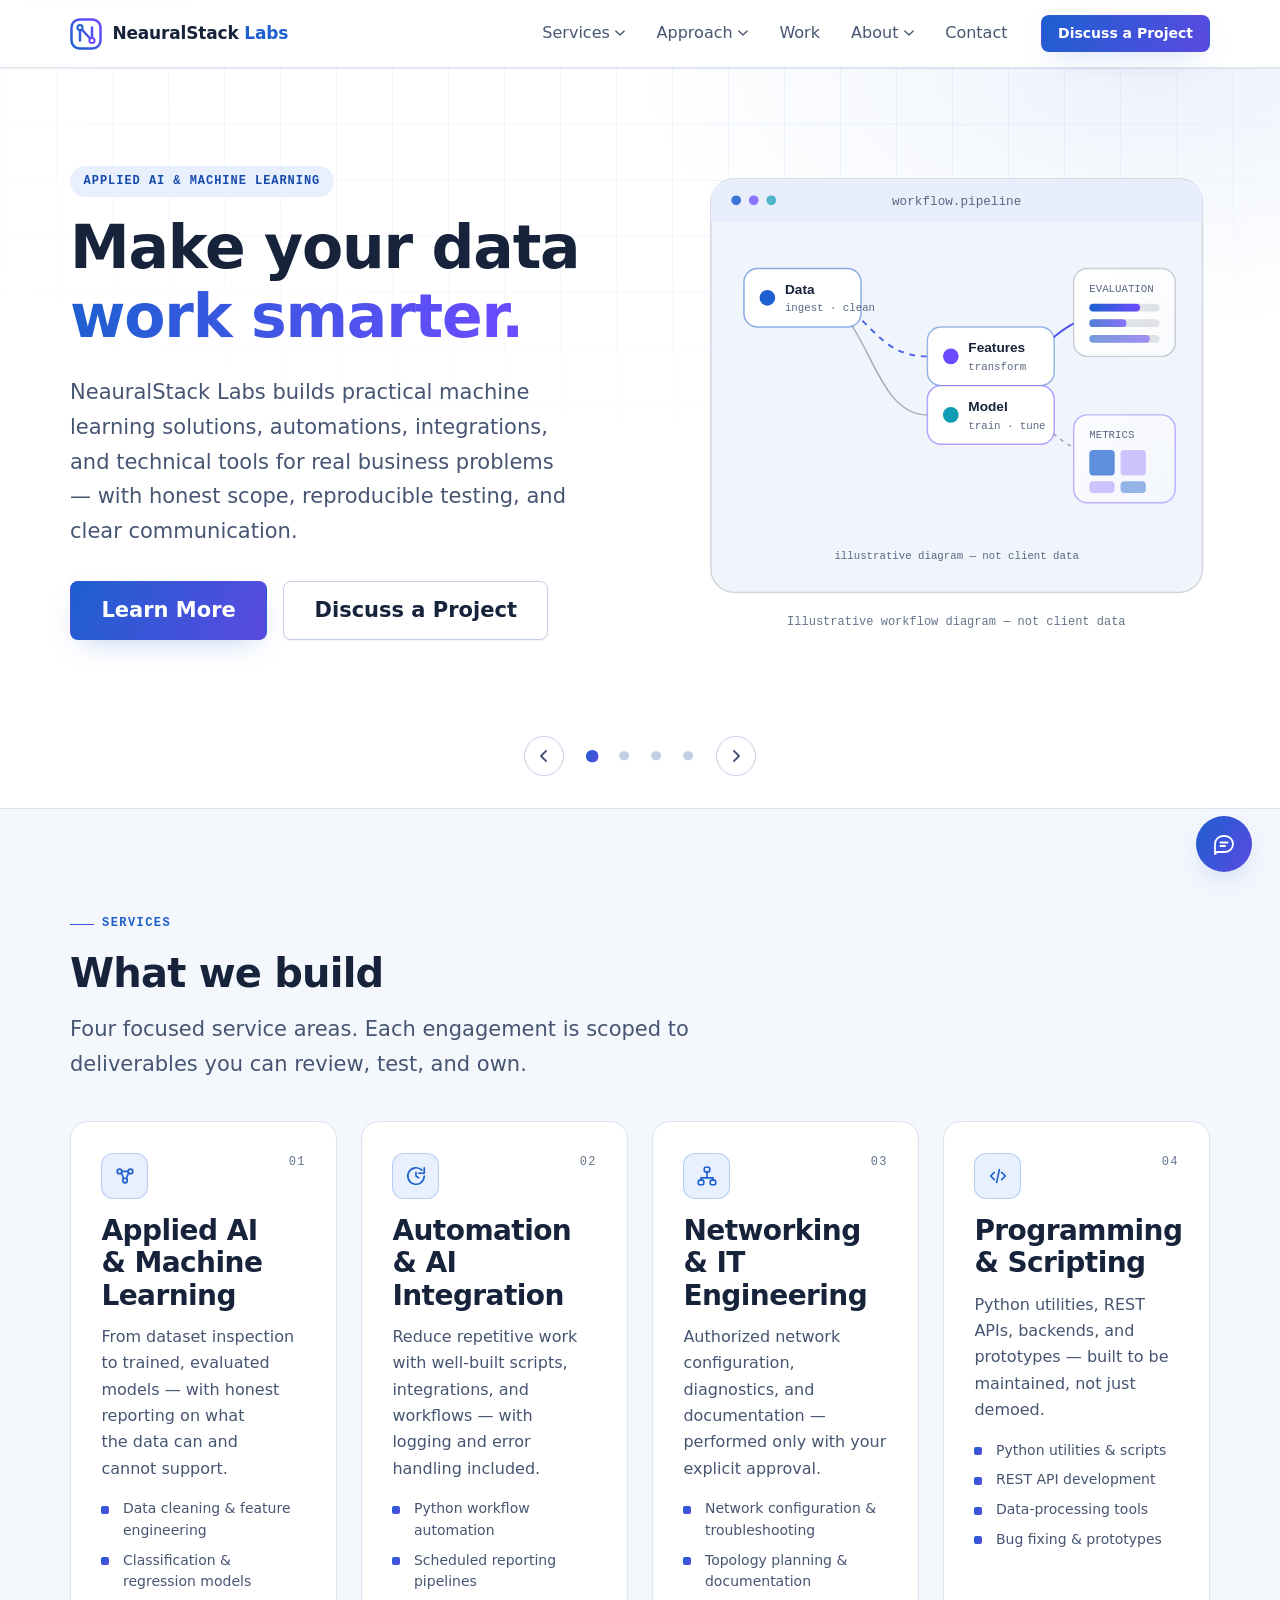
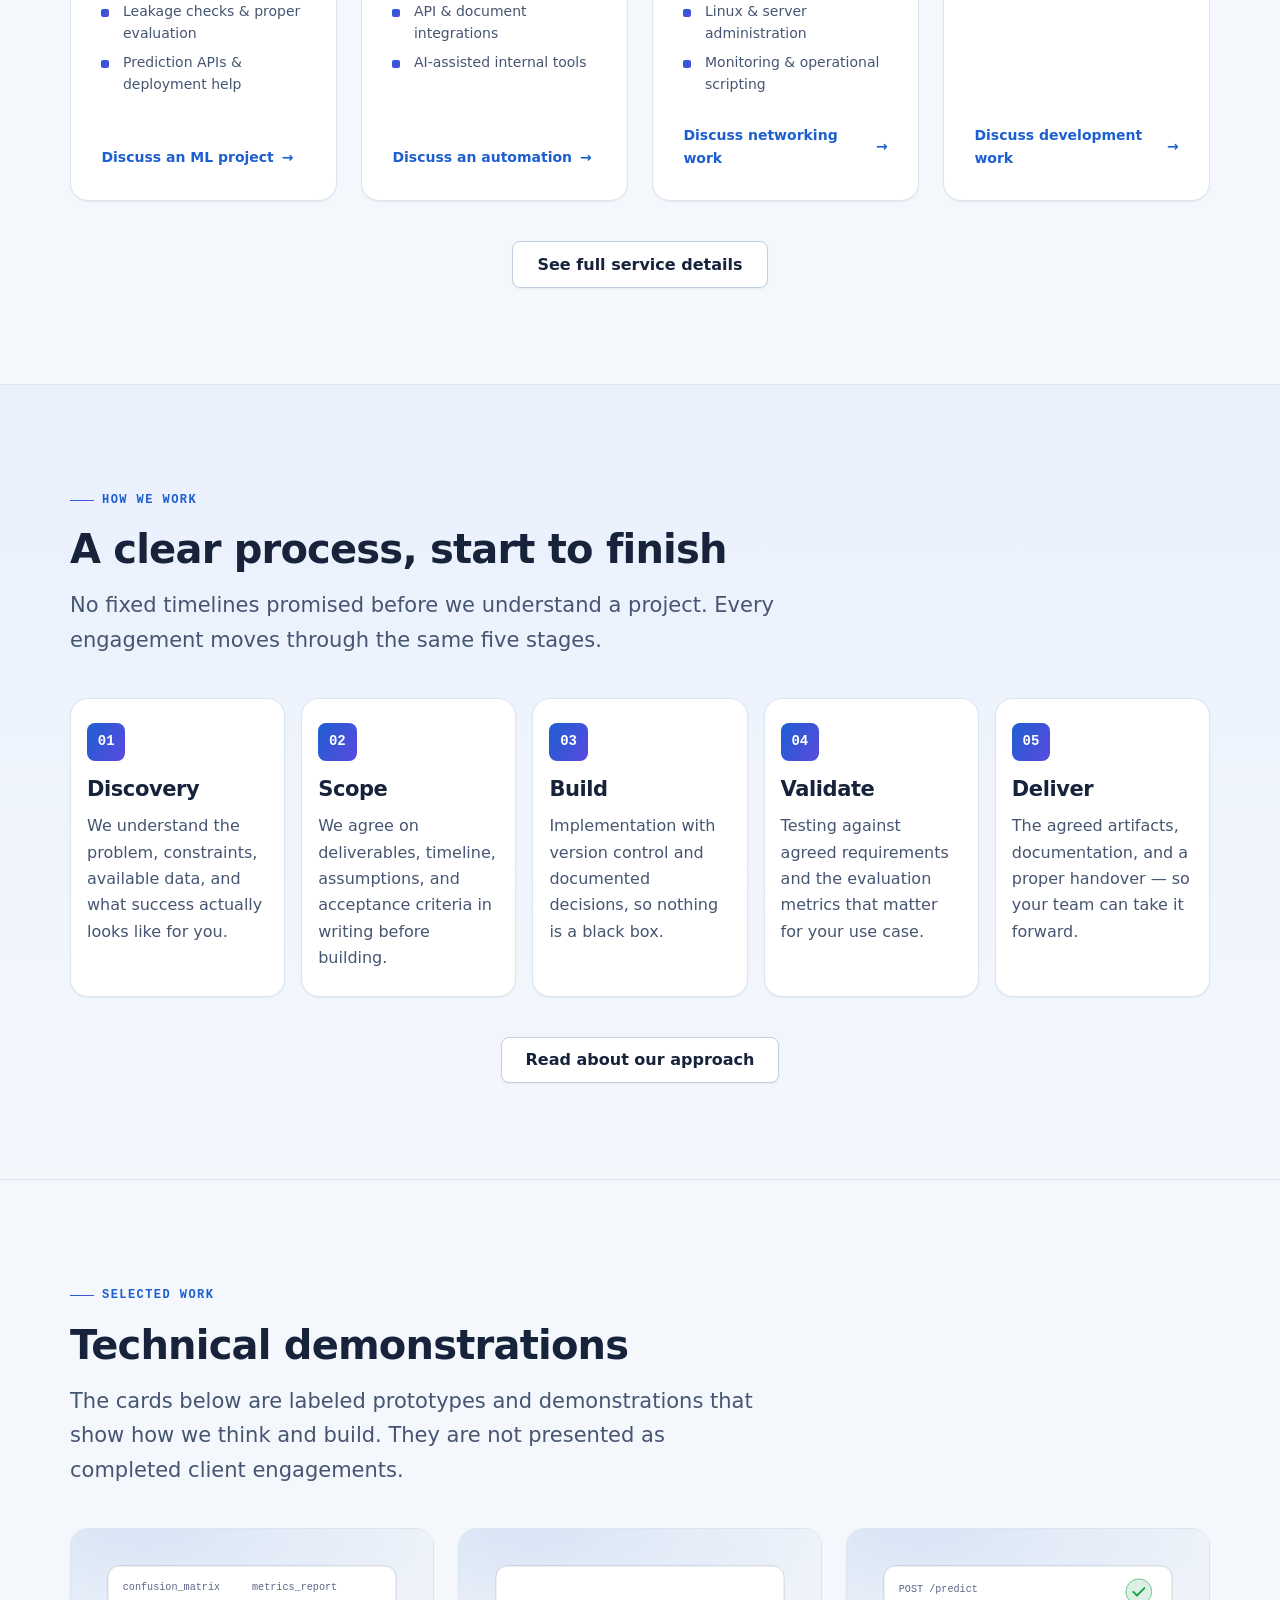
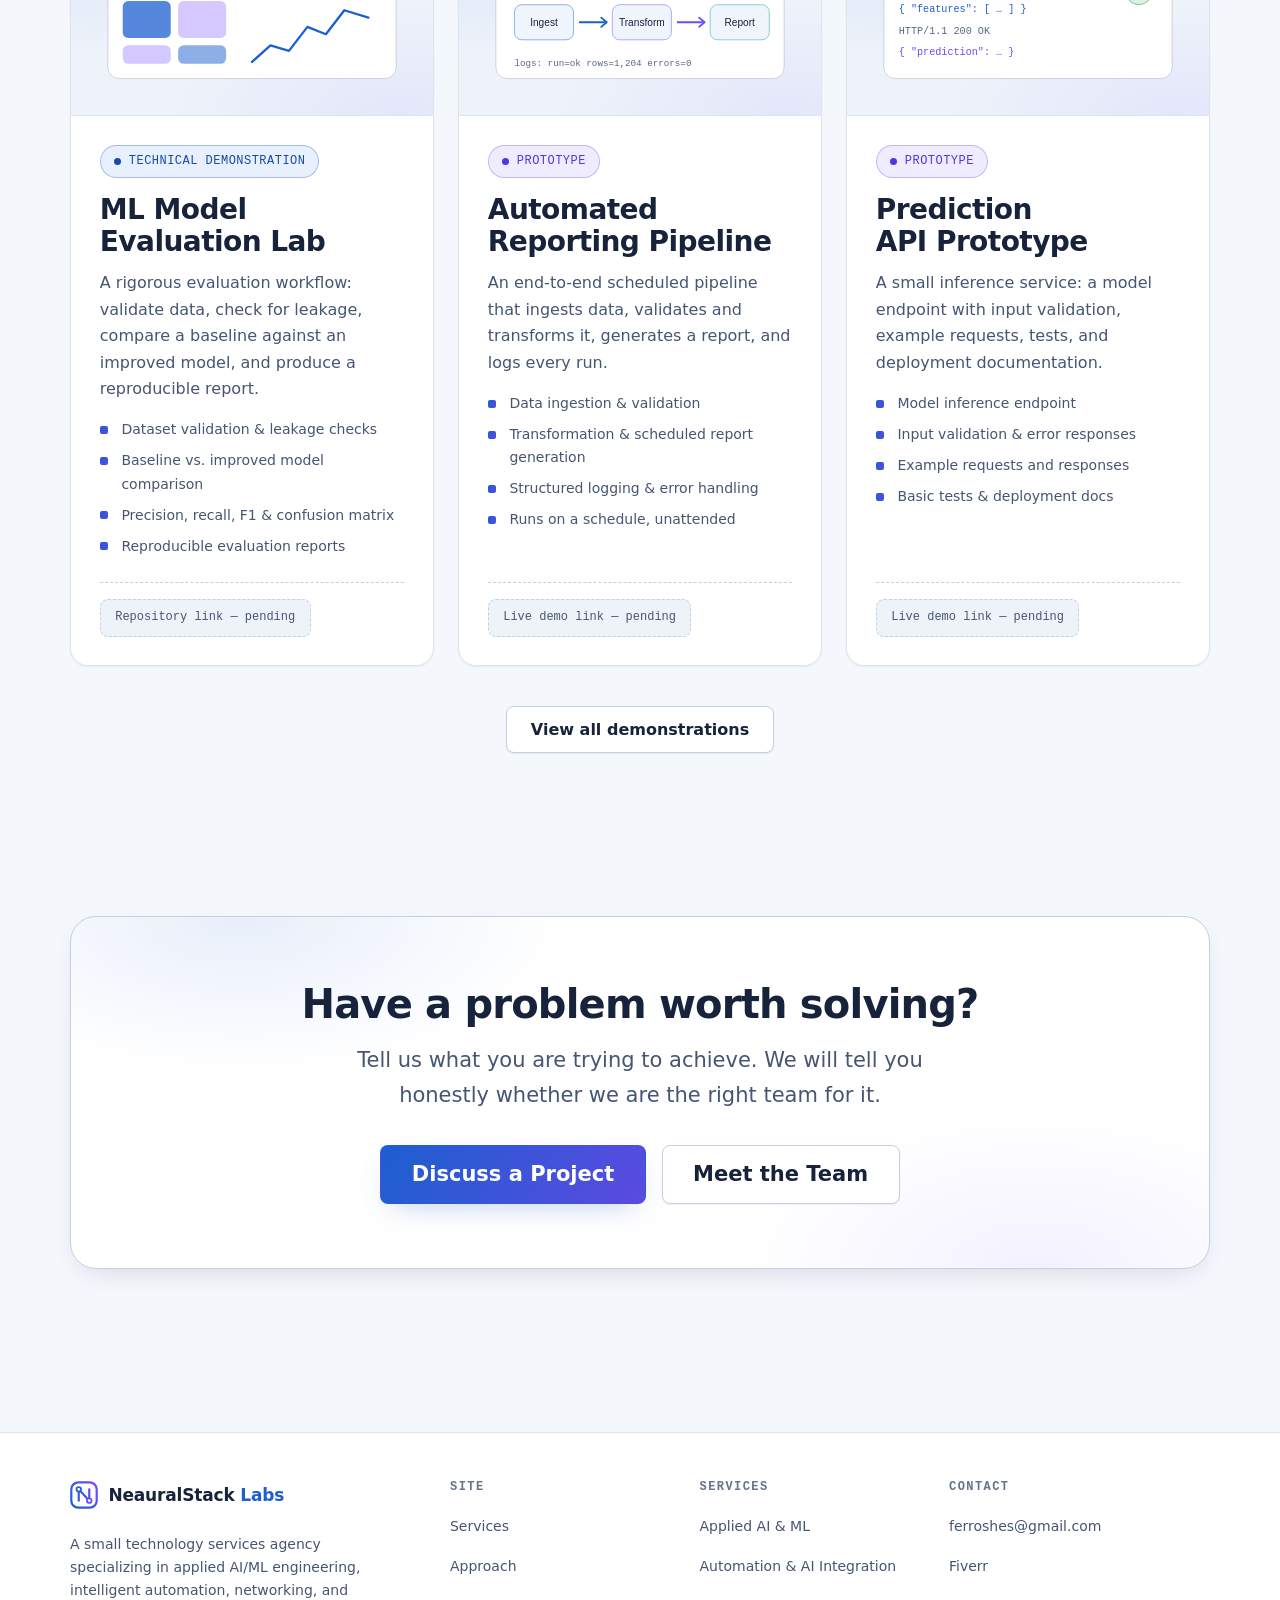
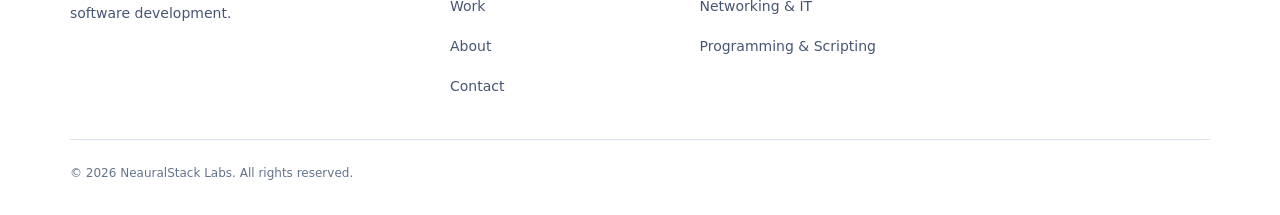
<file: index.html>
<!DOCTYPE html>
<html lang="en">
<head>
  <meta charset="utf-8">
  <meta name="viewport" content="width=device-width, initial-scale=1">
  <title>NeauralStack Labs — Applied AI, Automation &amp; Engineering Studio</title>
  <meta name="description" content="NeauralStack Labs builds practical machine learning solutions, automations, integrations, and technical tools for real business problems.">
  <!-- TODO(owner): replace with the production domain once confirmed -->
  <link rel="canonical" href="https://neuralstack-labs.vercel.app/">
  <meta name="theme-color" content="#f4f7fc">

  <!-- Open Graph -->
  <meta property="og:type" content="website">
  <meta property="og:site_name" content="NeauralStack Labs">
  <meta property="og:title" content="NeauralStack Labs — Applied AI, Automation &amp; Engineering Studio">
  <meta property="og:description" content="Practical ML solutions, automations, integrations, and technical tools for real business problems.">
  <meta property="og:url" content="https://neuralstack-labs.vercel.app/">
  <!-- TODO(owner): export assets/og-image.svg as a 1200x630 PNG and update this path -->
  <meta property="og:image" content="https://neuralstack-labs.vercel.app/assets/og-image.png">
  <meta property="og:image:alt" content="NeauralStack Labs — Make your data work smarter.">

  <!-- Twitter -->
  <meta name="twitter:card" content="summary_large_image">
  <meta name="twitter:title" content="NeauralStack Labs — Applied AI, Automation &amp; Engineering Studio">
  <meta name="twitter:description" content="Practical ML solutions, automations, integrations, and technical tools for real business problems.">
  <meta name="twitter:image" content="https://neuralstack-labs.vercel.app/assets/og-image.png">

  <link rel="icon" type="image/svg+xml" href="assets/favicon.svg">
  <link rel="stylesheet" href="css/tokens.css">
  <link rel="stylesheet" href="css/base.css">
  <link rel="stylesheet" href="css/components.css">
  <script src="js/main.js" defer></script>
  <script src="js/hero-slider.js" defer></script>
  <script src="js/chatbot.js" defer></script>
</head>
<body>
  <a class="skip-link" href="#main">Skip to content</a>

  <header class="site-header">
    <div class="container site-header__inner">
      <a class="brand" href="index.html" aria-label="NeauralStack Labs — home">
        <svg class="brand__mark" width="32" height="32" viewBox="0 0 32 32" fill="none" aria-hidden="true">
          <defs>
            <linearGradient id="brand-grad" x1="4" y1="28" x2="28" y2="4" gradientUnits="userSpaceOnUse">
              <stop stop-color="#1D5FD0"/><stop offset="1" stop-color="#6D4AFF"/>
            </linearGradient>
          </defs>
          <rect x="1.5" y="1.5" width="29" height="29" rx="8" stroke="url(#brand-grad)" stroke-width="2.5"/>
          <path d="M10 22.5V9.5L22 22.5V9.5" stroke="url(#brand-grad)" stroke-width="2.5" stroke-linecap="round" stroke-linejoin="round"/>
          <circle cx="10" cy="9.5" r="2.6" fill="#ffffff" stroke="#1D5FD0" stroke-width="2"/>
          <circle cx="22" cy="22.5" r="2.6" fill="#ffffff" stroke="#6D4AFF" stroke-width="2"/>
        </svg>
        <span class="brand__name">NeauralStack&nbsp;<span>Labs</span></span>
      </a>

      <button class="nav-toggle" data-nav-toggle type="button" aria-expanded="false" aria-controls="primary-nav">
        <span class="nav-toggle__bar" aria-hidden="true"></span>
        <span class="sr-only">Menu</span>
      </button>

      <nav class="nav" id="primary-nav" aria-label="Primary">
        <ul class="nav__list">
          <li class="nav-item has-dropdown">
            <button class="nav__link" type="button" aria-expanded="false" aria-controls="nav-services">
              Services
              <svg class="nav__caret" viewBox="0 0 12 8" fill="none" aria-hidden="true"><path d="M1 1.5 6 6.5l5-5" stroke="currentColor" stroke-width="1.6" stroke-linecap="round" stroke-linejoin="round"/></svg>
            </button>
            <div class="nav-dropdown nav-dropdown--wide" id="nav-services">
              <a class="nav-dropdown__link" href="services.html#ai-ml">
                <span class="nav-dropdown__title">Applied AI &amp; Machine Learning</span>
                <span class="nav-dropdown__desc">Models, evaluation, prediction APIs</span>
              </a>
              <a class="nav-dropdown__link" href="services.html#automation">
                <span class="nav-dropdown__title">Automation &amp; AI Integration</span>
                <span class="nav-dropdown__desc">Workflows, pipelines, internal tools</span>
              </a>
              <a class="nav-dropdown__link" href="services.html#networking">
                <span class="nav-dropdown__title">Networking &amp; IT</span>
                <span class="nav-dropdown__desc">Configuration, diagnostics, Linux</span>
              </a>
              <a class="nav-dropdown__link" href="services.html#programming">
                <span class="nav-dropdown__title">Programming &amp; Scripting</span>
                <span class="nav-dropdown__desc">Python, REST APIs, prototypes</span>
              </a>
              <a class="nav-dropdown__all" href="services.html">All services →</a>
            </div>
          </li>

          <li class="nav-item has-dropdown">
            <button class="nav__link" type="button" aria-expanded="false" aria-controls="nav-approach">
              Approach
              <svg class="nav__caret" viewBox="0 0 12 8" fill="none" aria-hidden="true"><path d="M1 1.5 6 6.5l5-5" stroke="currentColor" stroke-width="1.6" stroke-linecap="round" stroke-linejoin="round"/></svg>
            </button>
            <div class="nav-dropdown" id="nav-approach">
              <a class="nav-dropdown__link" href="approach.html#process">
                <span class="nav-dropdown__title">How we work</span>
                <span class="nav-dropdown__desc">Five stages, start to finish</span>
              </a>
              <a class="nav-dropdown__link" href="approach.html">
                <span class="nav-dropdown__title">Our approach</span>
                <span class="nav-dropdown__desc">Principles, honesty, and QA</span>
              </a>
            </div>
          </li>

          <li><a class="nav__link" href="work.html">Work</a></li>

          <li class="nav-item has-dropdown">
            <button class="nav__link" type="button" aria-expanded="false" aria-controls="nav-about">
              About
              <svg class="nav__caret" viewBox="0 0 12 8" fill="none" aria-hidden="true"><path d="M1 1.5 6 6.5l5-5" stroke="currentColor" stroke-width="1.6" stroke-linecap="round" stroke-linejoin="round"/></svg>
            </button>
            <div class="nav-dropdown" id="nav-about">
              <a class="nav-dropdown__link" href="about.html">
                <span class="nav-dropdown__title">About us</span>
                <span class="nav-dropdown__desc">Who we are and what we believe</span>
              </a>
              <a class="nav-dropdown__link" href="about.html#team-title">
                <span class="nav-dropdown__title">Meet the team</span>
                <span class="nav-dropdown__desc">The engineers behind the work</span>
              </a>
            </div>
          </li>

          <li><a class="nav__link" href="contact.html">Contact</a></li>
        </ul>
        <a class="btn btn--primary btn--sm nav__cta" href="contact.html">Discuss a Project</a>
      </nav>
    </div>
  </header>

  <main id="main">
    <!-- ========================== HERO SLIDER ========================== -->
    <section class="hero-slider" data-hero-slider aria-label="Featured services">
      <div class="grid-backdrop" aria-hidden="true"></div>
      <div class="hero-slider__track container">

        <!-- Slide 1 — AI / ML (holds the page's only h1) -->
        <div class="hero-slide is-active" role="group" aria-roledescription="slide" aria-label="1 of 4: Applied AI and machine learning">
          <div class="hero-slide__inner">
            <div>
              <p class="hero-slide__eyebrow">Applied AI &amp; machine learning</p>
              <h1 class="hero-slide__title" id="hero-title">Make your data<br><span class="text-gradient">work smarter.</span></h1>
              <p class="hero-slide__lede">
                NeauralStack Labs builds practical machine learning solutions, automations,
                integrations, and technical tools for real business problems — with honest
                scope, reproducible testing, and clear communication.
              </p>
              <div class="btn-row">
                <a class="btn btn--primary btn--lg" href="services.html#ai-ml">Learn More</a>
                <a class="btn btn--secondary btn--lg" href="contact.html">Discuss a Project</a>
              </div>
            </div>
            <div class="hero-slide__visual">
              <!-- Original illustration: an ML/data workflow. Decorative, not real client data. -->
              <svg viewBox="0 0 520 440" fill="none" role="img" aria-labelledby="hero-viz-title hero-viz-desc" width="100%">
                <title id="hero-viz-title">Illustration of a machine learning workflow</title>
                <desc id="hero-viz-desc">A diagram showing data flowing through cleaning, features, a model, and evaluation metrics, with a small results panel.</desc>
                <defs>
                  <linearGradient id="hv-line" x1="60" y1="40" x2="460" y2="400" gradientUnits="userSpaceOnUse">
                    <stop stop-color="#1D5FD0"/><stop offset="1" stop-color="#6D4AFF"/>
                  </linearGradient>
                  <linearGradient id="hv-panel" x1="300" y1="230" x2="500" y2="410" gradientUnits="userSpaceOnUse">
                    <stop stop-color="#ffffff"/><stop offset="1" stop-color="#f0f4fb"/>
                  </linearGradient>
                  <linearGradient id="hv-bar" x1="0" y1="0" x2="1" y2="0">
                    <stop stop-color="#1D5FD0"/><stop offset="1" stop-color="#6D4AFF"/>
                  </linearGradient>
                </defs>

                <!-- frame -->
                <rect x="8" y="8" width="504" height="424" rx="24" fill="#f0f4fb" stroke="rgba(22,35,59,0.16)" stroke-width="1.5"/>
                <rect x="8" y="8" width="504" height="44" rx="24" fill="#e8eefb"/>
                <rect x="8" y="36" width="504" height="16" fill="#e8eefb"/>
                <circle cx="34" cy="30" r="5" fill="#1D5FD0" opacity="0.85"/>
                <circle cx="52" cy="30" r="5" fill="#6D4AFF" opacity="0.75"/>
                <circle cx="70" cy="30" r="5" fill="#0E9DB3" opacity="0.7"/>
                <text x="260" y="35" text-anchor="middle" font-family="Menlo, Consolas, monospace" font-size="13" fill="#5A6784">workflow.pipeline</text>

                <!-- connecting flow -->
                <path d="M110 130 C 170 130, 170 190, 230 190" stroke="url(#hv-line)" stroke-width="2" stroke-dasharray="6 6" opacity="0.9"/>
                <path d="M110 130 C 170 130, 170 250, 230 250" stroke="rgba(70,85,114,0.45)" stroke-width="1.5"/>
                <path d="M310 190 C 360 190, 360 150, 410 150" stroke="url(#hv-line)" stroke-width="2"/>
                <path d="M310 250 C 360 250, 360 290, 410 290" stroke="rgba(70,85,114,0.5)" stroke-width="1.5" stroke-dasharray="4 5"/>

                <!-- node: data -->
                <g>
                  <rect x="42" y="100" width="120" height="60" rx="14" fill="#ffffff" stroke="rgba(29,95,208,0.5)" stroke-width="1.5"/>
                  <circle cx="66" cy="130" r="8" fill="#1D5FD0"/>
                  <text x="84" y="126" font-family="Segoe UI, Arial, sans-serif" font-size="14" font-weight="600" fill="#16233b">Data</text>
                  <text x="84" y="144" font-family="Menlo, Consolas, monospace" font-size="11" fill="#5A6784">ingest · clean</text>
                </g>

                <!-- node: features -->
                <g>
                  <rect x="230" y="160" width="130" height="60" rx="14" fill="#ffffff" stroke="rgba(29,95,208,0.45)" stroke-width="1.5"/>
                  <circle cx="254" cy="190" r="8" fill="#6D4AFF"/>
                  <text x="272" y="186" font-family="Segoe UI, Arial, sans-serif" font-size="14" font-weight="600" fill="#16233b">Features</text>
                  <text x="272" y="204" font-family="Menlo, Consolas, monospace" font-size="11" fill="#5A6784">transform</text>
                </g>

                <!-- node: model -->
                <g>
                  <rect x="230" y="220" width="130" height="60" rx="14" fill="#ffffff" stroke="rgba(109,74,255,0.5)" stroke-width="1.5"/>
                  <circle cx="254" cy="250" r="8" fill="#0E9DB3"/>
                  <text x="272" y="246" font-family="Segoe UI, Arial, sans-serif" font-size="14" font-weight="600" fill="#16233b">Model</text>
                  <text x="272" y="264" font-family="Menlo, Consolas, monospace" font-size="11" fill="#5A6784">train · tune</text>
                </g>

                <!-- evaluation panel -->
                <g>
                  <rect x="380" y="100" width="104" height="90" rx="14" fill="url(#hv-panel)" stroke="rgba(22,35,59,0.2)" stroke-width="1.5"/>
                  <text x="396" y="124" font-family="Menlo, Consolas, monospace" font-size="11" fill="#5A6784">EVALUATION</text>
                  <rect x="396" y="136" width="72" height="8" rx="4" fill="rgba(22,35,59,0.12)"/>
                  <rect x="396" y="136" width="52" height="8" rx="4" fill="url(#hv-bar)"/>
                  <rect x="396" y="152" width="72" height="8" rx="4" fill="rgba(22,35,59,0.12)"/>
                  <rect x="396" y="152" width="38" height="8" rx="4" fill="url(#hv-bar)" opacity="0.75"/>
                  <rect x="396" y="168" width="72" height="8" rx="4" fill="rgba(22,35,59,0.12)"/>
                  <rect x="396" y="168" width="62" height="8" rx="4" fill="url(#hv-bar)" opacity="0.55"/>
                </g>

                <!-- metrics panel -->
                <g>
                  <rect x="380" y="250" width="104" height="90" rx="14" fill="url(#hv-panel)" stroke="rgba(109,74,255,0.4)" stroke-width="1.5"/>
                  <text x="396" y="274" font-family="Menlo, Consolas, monospace" font-size="11" fill="#5A6784">METRICS</text>
                  <!-- confusion-matrix motif (illustrative only) -->
                  <rect x="396" y="286" width="26" height="26" rx="4" fill="rgba(29,95,208,0.7)"/>
                  <rect x="428" y="286" width="26" height="26" rx="4" fill="rgba(109,74,255,0.3)"/>
                  <rect x="396" y="318" width="26" height="12" rx="4" fill="rgba(109,74,255,0.3)"/>
                  <rect x="428" y="318" width="26" height="12" rx="4" fill="rgba(29,95,208,0.45)"/>
                </g>

                <!-- bottom caption row -->
                <text x="260" y="398" text-anchor="middle" font-family="Menlo, Consolas, monospace" font-size="11" fill="#5A6784">illustrative diagram — not client data</text>
              </svg>
              <p class="hero-slide__caption">Illustrative workflow diagram — not client data</p>
            </div>
          </div>
        </div>

        <!-- Slide 2 — Automation -->
        <div class="hero-slide" role="group" aria-roledescription="slide" aria-label="2 of 4: Business automation">
          <div class="hero-slide__inner">
            <div>
              <p class="hero-slide__eyebrow">Business automation</p>
              <h2 class="hero-slide__title">Automate the<br><span class="text-gradient">busywork.</span></h2>
              <p class="hero-slide__lede">
                Repetitive tasks, scheduled reports, and manual data handoffs slow teams down.
                We build scripted workflows and integrations with logging and error handling
                included — so the automation keeps running after we hand it over.
              </p>
              <div class="btn-row">
                <a class="btn btn--primary btn--lg" href="services.html#automation">Learn More</a>
                <a class="btn btn--secondary btn--lg" href="contact.html?service=automation">Discuss an automation</a>
              </div>
            </div>
            <div class="hero-slide__visual">
              <svg viewBox="0 0 520 400" fill="none" role="img" aria-labelledby="auto-viz-title auto-viz-desc" width="100%">
                <title id="auto-viz-title">Illustration of an automation workflow</title>
                <desc id="auto-viz-desc">Four connected stages — trigger, fetch, transform and report — finishing with a successful run badge.</desc>
                <defs>
                  <linearGradient id="auto-grad" x1="0" y1="0" x2="1" y2="1">
                    <stop stop-color="#1D5FD0"/><stop offset="1" stop-color="#6D4AFF"/>
                  </linearGradient>
                </defs>
                <rect x="8" y="8" width="504" height="384" rx="24" fill="#f0f4fb" stroke="rgba(22,35,59,0.16)" stroke-width="1.5"/>
                <rect x="8" y="8" width="504" height="44" rx="24" fill="#e8eefb"/>
                <rect x="8" y="36" width="504" height="16" fill="#e8eefb"/>
                <circle cx="34" cy="30" r="5" fill="#1D5FD0" opacity="0.85"/>
                <circle cx="52" cy="30" r="5" fill="#6D4AFF" opacity="0.75"/>
                <circle cx="70" cy="30" r="5" fill="#0E9DB3" opacity="0.7"/>
                <text x="260" y="35" text-anchor="middle" font-family="Menlo, Consolas, monospace" font-size="13" fill="#5A6784">automation.run</text>

                <!-- vertical stage chain -->
                <g font-family="Segoe UI, Arial, sans-serif" font-size="14" font-weight="600" fill="#16233b">
                  <rect x="60" y="80" width="400" height="56" rx="14" fill="#ffffff" stroke="rgba(29,95,208,0.5)" stroke-width="1.5"/>
                  <circle cx="94" cy="108" r="9" fill="url(#auto-grad)"/>
                  <text x="118" y="104">Trigger — schedule or webhook</text>
                  <text x="118" y="124" font-family="Menlo, Consolas, monospace" font-size="11" font-weight="400" fill="#5A6784">cron: 0 8 * * 1</text>

                  <path d="M260 136v28" stroke="rgba(29,95,208,0.55)" stroke-width="2" stroke-dasharray="5 5"/>
                  <path d="m254 158 6 7 6-7" fill="none" stroke="rgba(29,95,208,0.55)" stroke-width="2" stroke-linecap="round" stroke-linejoin="round"/>

                  <rect x="60" y="164" width="400" height="56" rx="14" fill="#ffffff" stroke="rgba(109,74,255,0.45)" stroke-width="1.5"/>
                  <circle cx="94" cy="192" r="9" fill="#6D4AFF"/>
                  <text x="118" y="188">Fetch &amp; validate data</text>
                  <text x="118" y="208" font-family="Menlo, Consolas, monospace" font-size="11" font-weight="400" fill="#5A6784">rows=1,204 errors=0</text>

                  <path d="M260 220v28" stroke="rgba(109,74,255,0.55)" stroke-width="2" stroke-dasharray="5 5"/>
                  <path d="m254 242 6 7 6-7" fill="none" stroke="rgba(109,74,255,0.55)" stroke-width="2" stroke-linecap="round" stroke-linejoin="round"/>

                  <rect x="60" y="248" width="400" height="56" rx="14" fill="#ffffff" stroke="rgba(14,157,179,0.5)" stroke-width="1.5"/>
                  <circle cx="94" cy="276" r="9" fill="#0E9DB3"/>
                  <text x="118" y="272">Transform &amp; generate report</text>
                  <text x="118" y="292" font-family="Menlo, Consolas, monospace" font-size="11" font-weight="400" fill="#5A6784">report_weekly.pdf → inbox</text>
                </g>

                <!-- success badge -->
                <g>
                  <rect x="60" y="330" width="400" height="46" rx="14" fill="#ffffff" stroke="rgba(22,163,74,0.5)" stroke-width="1.5"/>
                  <circle cx="92" cy="353" r="10" fill="rgba(22,163,74,0.15)" stroke="rgba(22,163,74,0.6)"/>
                  <path d="m87 353 4 4 7-8" fill="none" stroke="#16a34a" stroke-width="2" stroke-linecap="round" stroke-linejoin="round"/>
                  <text x="114" y="358" font-family="Menlo, Consolas, monospace" font-size="12" fill="#16233b">run ok — unattended, fully logged</text>
                </g>
              </svg>
              <p class="hero-slide__caption">Illustrative pipeline — not client data</p>
            </div>
          </div>
        </div>

        <!-- Slide 3 — Networking -->
        <div class="hero-slide" role="group" aria-roledescription="slide" aria-label="3 of 4: Networking and IT">
          <div class="hero-slide__inner">
            <div>
              <p class="hero-slide__eyebrow">Networking &amp; IT</p>
              <h2 class="hero-slide__title">Networks that<br><span class="text-gradient">stay dependable.</span></h2>
              <p class="hero-slide__lede">
                Authorized network configuration, diagnostics, monitoring, and documentation —
                performed only with your explicit approval. We leave your infrastructure clearer
                than we found it, with documentation your team can actually use.
              </p>
              <div class="btn-row">
                <a class="btn btn--primary btn--lg" href="services.html#networking">Learn More</a>
                <a class="btn btn--secondary btn--lg" href="contact.html?service=networking">Discuss networking work</a>
              </div>
            </div>
            <div class="hero-slide__visual">
              <svg viewBox="0 0 520 400" fill="none" role="img" aria-labelledby="net-viz-title net-viz-desc" width="100%">
                <title id="net-viz-title">Illustration of a network topology</title>
                <desc id="net-viz-desc">A central router connected to three devices, with a monitoring status panel showing all links healthy.</desc>
                <defs>
                  <linearGradient id="net-grad" x1="0" y1="0" x2="1" y2="1">
                    <stop stop-color="#1D5FD0"/><stop offset="1" stop-color="#6D4AFF"/>
                  </linearGradient>
                </defs>
                <rect x="8" y="8" width="504" height="384" rx="24" fill="#f0f4fb" stroke="rgba(22,35,59,0.16)" stroke-width="1.5"/>
                <rect x="8" y="8" width="504" height="44" rx="24" fill="#e8eefb"/>
                <rect x="8" y="36" width="504" height="16" fill="#e8eefb"/>
                <circle cx="34" cy="30" r="5" fill="#1D5FD0" opacity="0.85"/>
                <circle cx="52" cy="30" r="5" fill="#6D4AFF" opacity="0.75"/>
                <circle cx="70" cy="30" r="5" fill="#0E9DB3" opacity="0.7"/>
                <text x="260" y="35" text-anchor="middle" font-family="Menlo, Consolas, monospace" font-size="13" fill="#5A6784">net.monitor</text>

                <!-- links -->
                <path d="M260 210 120 120M260 210l140-90M260 210v110" stroke="url(#net-grad)" stroke-width="2.5"/>
                <path d="M260 210 120 120M260 210l140-90M260 210v110" stroke="#ffffff" stroke-width="6" stroke-dasharray="2 14" stroke-linecap="round" opacity="0.8"/>

                <!-- central router -->
                <g>
                  <rect x="196" y="176" width="128" height="68" rx="16" fill="#ffffff" stroke="rgba(29,95,208,0.6)" stroke-width="2"/>
                  <rect x="216" y="196" width="88" height="10" rx="5" fill="rgba(29,95,208,0.2)"/>
                  <rect x="216" y="196" width="60" height="10" rx="5" fill="url(#net-grad)"/>
                  <rect x="216" y="214" width="88" height="10" rx="5" fill="rgba(109,74,255,0.2)"/>
                  <rect x="216" y="214" width="44" height="10" rx="5" fill="#6D4AFF"/>
                  <text x="260" y="266" text-anchor="middle" font-family="Menlo, Consolas, monospace" font-size="11" fill="#5A6784">core-router</text>
                </g>

                <!-- endpoints -->
                <g font-family="Segoe UI, Arial, sans-serif" font-size="12" font-weight="600" fill="#16233b">
                  <rect x="56" y="88" width="112" height="52" rx="12" fill="#ffffff" stroke="rgba(29,95,208,0.45)" stroke-width="1.5"/>
                  <text x="112" y="118" text-anchor="middle">Workstations</text>

                  <rect x="352" y="88" width="112" height="52" rx="12" fill="#ffffff" stroke="rgba(109,74,255,0.45)" stroke-width="1.5"/>
                  <text x="408" y="118" text-anchor="middle">Linux server</text>

                  <rect x="196" y="308" width="128" height="52" rx="12" fill="#ffffff" stroke="rgba(14,157,179,0.5)" stroke-width="1.5"/>
                  <text x="260" y="338" text-anchor="middle">Monitoring</text>
                </g>

                <!-- status dots -->
                <circle cx="72" cy="104" r="5" fill="#16a34a"/>
                <circle cx="368" cy="104" r="5" fill="#16a34a"/>
                <circle cx="212" cy="324" r="5" fill="#16a34a"/>
              </svg>
              <p class="hero-slide__caption">Illustrative topology — configured with your approval only</p>
            </div>
          </div>
        </div>

        <!-- Slide 4 — Programming -->
        <div class="hero-slide" role="group" aria-roledescription="slide" aria-label="4 of 4: Programming and development">
          <div class="hero-slide__inner">
            <div>
              <p class="hero-slide__eyebrow">Programming &amp; development</p>
              <h2 class="hero-slide__title">Software built<br><span class="text-gradient">to be maintained.</span></h2>
              <p class="hero-slide__lede">
                Python utilities, REST APIs, backends, and prototypes — written with tests,
                documentation, and clear structure, so the codebase is an asset rather than
                a liability after delivery.
              </p>
              <div class="btn-row">
                <a class="btn btn--primary btn--lg" href="services.html#programming">Learn More</a>
                <a class="btn btn--secondary btn--lg" href="contact.html?service=programming">Discuss development work</a>
              </div>
            </div>
            <div class="hero-slide__visual">
              <svg viewBox="0 0 520 400" fill="none" role="img" aria-labelledby="dev-viz-title dev-viz-desc" width="100%">
                <title id="dev-viz-title">Illustration of a code editor and test results</title>
                <desc id="dev-viz-desc">A code window showing a function definition, next to a panel with passing tests.</desc>
                <defs>
                  <linearGradient id="dev-grad" x1="0" y1="0" x2="1" y2="1">
                    <stop stop-color="#1D5FD0"/><stop offset="1" stop-color="#6D4AFF"/>
                  </linearGradient>
                </defs>
                <rect x="8" y="8" width="504" height="384" rx="24" fill="#f0f4fb" stroke="rgba(22,35,59,0.16)" stroke-width="1.5"/>
                <rect x="8" y="8" width="504" height="44" rx="24" fill="#e8eefb"/>
                <rect x="8" y="36" width="504" height="16" fill="#e8eefb"/>
                <circle cx="34" cy="30" r="5" fill="#1D5FD0" opacity="0.85"/>
                <circle cx="52" cy="30" r="5" fill="#6D4AFF" opacity="0.75"/>
                <circle cx="70" cy="30" r="5" fill="#0E9DB3" opacity="0.7"/>
                <text x="260" y="35" text-anchor="middle" font-family="Menlo, Consolas, monospace" font-size="13" fill="#5A6784">service.py — main</text>

                <!-- code window -->
                <rect x="40" y="76" width="270" height="284" rx="16" fill="#ffffff" stroke="rgba(22,35,59,0.2)" stroke-width="1.5"/>
                <g font-family="Menlo, Consolas, monospace" font-size="12">
                  <text x="64" y="112" fill="#5A6784">1</text>
                  <text x="88" y="112" fill="#1D5FD0">def</text>
                  <text x="120" y="112" fill="#16233b">predict(features):</text>

                  <text x="64" y="140" fill="#5A6784">2</text>
                  <text x="88" y="140" fill="#5A6784">    </text>
                  <text x="120" y="140" fill="#6D4AFF">validate</text>
                  <text x="176" y="140" fill="#16233b">(features)</text>

                  <text x="64" y="168" fill="#5A6784">3</text>
                  <text x="88" y="168" fill="#5A6784">    </text>
                  <text x="120" y="168" fill="#16233b">model = load()</text>

                  <text x="64" y="196" fill="#5A6784">4</text>
                  <text x="88" y="196" fill="#5A6784">    </text>
                  <text x="120" y="196" fill="#0E9DB3">return</text>
                  <text x="164" y="196" fill="#16233b"> model(features)</text>

                  <rect x="64" y="220" width="222" height="1.5" fill="rgba(22,35,59,0.14)"/>

                  <text x="64" y="250" fill="#5A6784">5</text>
                  <text x="88" y="250" fill="#1D5FD0">class</text>
                  <text x="128" y="250" fill="#16233b">APIHandler:</text>

                  <text x="64" y="278" fill="#5A6784">6</text>
                  <text x="88" y="278" fill="#5A6784">    </text>
                  <text x="120" y="278" fill="#6D4AFF">rate_limit</text>
                  <text x="200" y="278" fill="#16233b">= 100</text>

                  <text x="64" y="306" fill="#5A6784">7</text>
                  <text x="88" y="306" fill="#5A6784">    </text>
                  <text x="120" y="306" fill="#16233b">timeout = 30</text>
                </g>

                <!-- tests panel -->
                <g>
                  <rect x="330" y="76" width="150" height="150" rx="16" fill="#ffffff" stroke="rgba(29,95,208,0.4)" stroke-width="1.5"/>
                  <text x="354" y="106" font-family="Menlo, Consolas, monospace" font-size="11" fill="#5A6784">TESTS</text>
                  <g font-family="Menlo, Consolas, monospace" font-size="11" fill="#16233b">
                    <circle cx="358" cy="130" r="5" fill="#16a34a"/>
                    <text x="372" y="134">test_api · pass</text>
                    <circle cx="358" cy="158" r="5" fill="#16a34a"/>
                    <text x="372" y="162">test_rate · pass</text>
                    <circle cx="358" cy="186" r="5" fill="#16a34a"/>
                    <text x="372" y="190">test_load · pass</text>
                  </g>
                </g>

                <!-- coverage panel -->
                <g>
                  <rect x="330" y="246" width="150" height="114" rx="16" fill="#ffffff" stroke="rgba(109,74,255,0.4)" stroke-width="1.5"/>
                  <text x="354" y="276" font-family="Menlo, Consolas, monospace" font-size="11" fill="#5A6784">COVERAGE</text>
                  <rect x="354" y="292" width="102" height="10" rx="5" fill="rgba(22,35,59,0.12)"/>
                  <rect x="354" y="292" width="86" height="10" rx="5" fill="url(#dev-grad)"/>
                  <text x="354" y="326" font-family="Menlo, Consolas, monospace" font-size="12" fill="#16233b">84% covered</text>
                  <text x="354" y="346" font-family="Menlo, Consolas, monospace" font-size="10" fill="#5A6784">docs updated</text>
                </g>
              </svg>
              <p class="hero-slide__caption">Illustrative code window — not client code</p>
            </div>
          </div>
        </div>
      </div>

      <!-- Slider controls -->
      <div class="hero-slider__controls">
        <button class="hero-slider__arrow" data-slider-prev type="button" aria-label="Previous slide">
          <svg width="16" height="16" viewBox="0 0 16 16" fill="none" aria-hidden="true"><path d="M10 3 5 8l5 5" stroke="currentColor" stroke-width="1.8" stroke-linecap="round" stroke-linejoin="round"/></svg>
        </button>
        <div class="hero-slider__dots" role="group" aria-label="Choose slide">
          <button class="hero-slider__dot" type="button" aria-label="Slide 1: Applied AI and machine learning" aria-current="true"></button>
          <button class="hero-slider__dot" type="button" aria-label="Slide 2: Business automation" aria-current="false"></button>
          <button class="hero-slider__dot" type="button" aria-label="Slide 3: Networking and IT" aria-current="false"></button>
          <button class="hero-slider__dot" type="button" aria-label="Slide 4: Programming and development" aria-current="false"></button>
        </div>
        <button class="hero-slider__arrow" data-slider-next type="button" aria-label="Next slide">
          <svg width="16" height="16" viewBox="0 0 16 16" fill="none" aria-hidden="true"><path d="m6 3 5 5-5 5" stroke="currentColor" stroke-width="1.8" stroke-linecap="round" stroke-linejoin="round"/></svg>
        </button>
      </div>
    </section>

    <!-- =========================== SERVICES =========================== -->
    <section class="section" id="services" aria-labelledby="services-title">
      <div class="container">
        <div class="section-head reveal">
          <p class="eyebrow">Services</p>
          <h2 id="services-title">What we build</h2>
          <p class="lede">Four focused service areas. Each engagement is scoped to deliverables you can review, test, and own.</p>
        </div>

        <div class="grid grid--4">
          <article class="card reveal">
            <span class="card__index">01</span>
            <span class="card__icon" aria-hidden="true">
              <svg width="22" height="22" viewBox="0 0 24 24" fill="none" stroke="currentColor" stroke-width="1.8" stroke-linecap="round" stroke-linejoin="round">
                <circle cx="6" cy="7" r="2.5"/><circle cx="18" cy="7" r="2.5"/><circle cx="12" cy="17" r="2.5"/>
                <path d="M8.2 8.6 10.5 15M15.8 8.6 13.5 15M8.5 7h7"/>
              </svg>
            </span>
            <h3 class="card__title">Applied AI &amp; Machine Learning</h3>
            <p class="card__text">From dataset inspection to trained, evaluated models — with honest reporting on what the data can and cannot support.</p>
            <ul class="card__list">
              <li>Data cleaning &amp; feature engineering</li>
              <li>Classification &amp; regression models</li>
              <li>Leakage checks &amp; proper evaluation</li>
              <li>Prediction APIs &amp; deployment help</li>
            </ul>
            <div class="card__footer">
              <a class="card__link" href="contact.html?service=ai-ml">Discuss an ML project</a>
            </div>
          </article>

          <article class="card reveal">
            <span class="card__index">02</span>
            <span class="card__icon" aria-hidden="true">
              <svg width="22" height="22" viewBox="0 0 24 24" fill="none" stroke="currentColor" stroke-width="1.8" stroke-linecap="round" stroke-linejoin="round">
                <path d="M21 12a9 9 0 1 1-2.64-6.36"/><path d="M21 3v6h-6"/><path d="M12 8v4l3 2"/>
              </svg>
            </span>
            <h3 class="card__title">Automation &amp; AI Integration</h3>
            <p class="card__text">Reduce repetitive work with well-built scripts, integrations, and workflows — with logging and error handling included.</p>
            <ul class="card__list">
              <li>Python workflow automation</li>
              <li>Scheduled reporting pipelines</li>
              <li>API &amp; document integrations</li>
              <li>AI-assisted internal tools</li>
            </ul>
            <div class="card__footer">
              <a class="card__link" href="contact.html?service=automation">Discuss an automation</a>
            </div>
          </article>

          <article class="card reveal">
            <span class="card__index">03</span>
            <span class="card__icon" aria-hidden="true">
              <svg width="22" height="22" viewBox="0 0 24 24" fill="none" stroke="currentColor" stroke-width="1.8" stroke-linecap="round" stroke-linejoin="round">
                <rect x="9" y="2.5" width="6" height="5" rx="1.5"/><rect x="2.5" y="16.5" width="6" height="5" rx="1.5"/><rect x="15.5" y="16.5" width="6" height="5" rx="1.5"/>
                <path d="M12 7.5v4M5.5 16.5v-2.5h13v2.5M12 11.5v2.5"/>
              </svg>
            </span>
            <h3 class="card__title">Networking &amp; IT Engineering</h3>
            <p class="card__text">Authorized network configuration, diagnostics, and documentation — performed only with your explicit approval.</p>
            <ul class="card__list">
              <li>Network configuration &amp; troubleshooting</li>
              <li>Topology planning &amp; documentation</li>
              <li>Linux &amp; server administration</li>
              <li>Monitoring &amp; operational scripting</li>
            </ul>
            <div class="card__footer">
              <a class="card__link" href="contact.html?service=networking">Discuss networking work</a>
            </div>
          </article>

          <article class="card reveal">
            <span class="card__index">04</span>
            <span class="card__icon" aria-hidden="true">
              <svg width="22" height="22" viewBox="0 0 24 24" fill="none" stroke="currentColor" stroke-width="1.8" stroke-linecap="round" stroke-linejoin="round">
                <path d="m8 8-4 4 4 4M16 8l4 4-4 4M13.5 5l-3 14"/>
              </svg>
            </span>
            <h3 class="card__title">Programming &amp; Scripting</h3>
            <p class="card__text">Python utilities, REST APIs, backends, and prototypes — built to be maintained, not just demoed.</p>
            <ul class="card__list">
              <li>Python utilities &amp; scripts</li>
              <li>REST API development</li>
              <li>Data-processing tools</li>
              <li>Bug fixing &amp; prototypes</li>
            </ul>
            <div class="card__footer">
              <a class="card__link" href="contact.html?service=programming">Discuss development work</a>
            </div>
          </article>
        </div>

        <div class="btn-row reveal" style="margin-top: var(--space-7); justify-content: center;">
          <a class="btn btn--secondary" href="services.html">See full service details</a>
        </div>
      </div>
    </section>

    <!-- ========================== HOW WE WORK ========================= -->
    <section class="section section--elevated" id="approach" aria-labelledby="approach-title">
      <div class="container">
        <div class="section-head reveal">
          <p class="eyebrow">How we work</p>
          <h2 id="approach-title">A clear process, start to finish</h2>
          <p class="lede">No fixed timelines promised before we understand a project. Every engagement moves through the same five stages.</p>
        </div>

        <ol class="steps">
          <li class="step reveal">
            <span class="step__num" aria-hidden="true"></span>
            <h3 class="step__title">Discovery</h3>
            <p class="step__text">We understand the problem, constraints, available data, and what success actually looks like for you.</p>
          </li>
          <li class="step reveal">
            <span class="step__num" aria-hidden="true"></span>
            <h3 class="step__title">Scope</h3>
            <p class="step__text">We agree on deliverables, timeline, assumptions, and acceptance criteria in writing before building.</p>
          </li>
          <li class="step reveal">
            <span class="step__num" aria-hidden="true"></span>
            <h3 class="step__title">Build</h3>
            <p class="step__text">Implementation with version control and documented decisions, so nothing is a black box.</p>
          </li>
          <li class="step reveal">
            <span class="step__num" aria-hidden="true"></span>
            <h3 class="step__title">Validate</h3>
            <p class="step__text">Testing against agreed requirements and the evaluation metrics that matter for your use case.</p>
          </li>
          <li class="step reveal">
            <span class="step__num" aria-hidden="true"></span>
            <h3 class="step__title">Deliver</h3>
            <p class="step__text">The agreed artifacts, documentation, and a proper handover — so your team can take it forward.</p>
          </li>
        </ol>

        <div class="btn-row reveal" style="margin-top: var(--space-7); justify-content: center;">
          <a class="btn btn--secondary" href="approach.html">Read about our approach</a>
        </div>
      </div>
    </section>

    <!-- ========================= SELECTED WORK ======================== -->
    <section class="section" id="work" aria-labelledby="work-title">
      <div class="container">
        <div class="section-head reveal">
          <p class="eyebrow">Selected work</p>
          <h2 id="work-title">Technical demonstrations</h2>
          <p class="lede">
            The cards below are labeled prototypes and demonstrations that show how we think and build.
            They are not presented as completed client engagements.
          </p>
        </div>

        <div class="grid grid--3">
          <article class="work-card reveal">
            <div class="work-card__media">
              <svg viewBox="0 0 340 150" fill="none" aria-hidden="true" width="100%">
                <rect x="14" y="14" width="312" height="122" rx="12" fill="#ffffff" stroke="rgba(22,35,59,0.18)"/>
                <text x="30" y="40" font-family="Menlo, Consolas, monospace" font-size="11" fill="#5A6784">confusion_matrix</text>
                <rect x="30" y="52" width="52" height="40" rx="6" fill="rgba(29,95,208,0.75)"/>
                <rect x="90" y="52" width="52" height="40" rx="6" fill="rgba(109,74,255,0.3)"/>
                <rect x="30" y="100" width="52" height="20" rx="6" fill="rgba(109,74,255,0.3)"/>
                <rect x="90" y="100" width="52" height="20" rx="6" fill="rgba(29,95,208,0.5)"/>
                <path d="M170 118 190 100 210 106 230 80 250 88 270 62 296 70" stroke="url(#wc1)" stroke-width="2.5" stroke-linecap="round" stroke-linejoin="round"/>
                <defs><linearGradient id="wc1" x1="170" y1="118" x2="296" y2="62"><stop stop-color="#1D5FD0"/><stop offset="1" stop-color="#6D4AFF"/></linearGradient></defs>
                <text x="170" y="40" font-family="Menlo, Consolas, monospace" font-size="11" fill="#5A6784">metrics_report</text>
              </svg>
            </div>
            <div class="work-card__body">
              <div class="work-card__badges">
                <span class="badge badge--demo"><span class="badge-dot" aria-hidden="true"></span>Technical demonstration</span>
              </div>
              <h3 class="work-card__title">ML Model Evaluation Lab</h3>
              <p class="work-card__text">A rigorous evaluation workflow: validate data, check for leakage, compare a baseline against an improved model, and produce a reproducible report.</p>
              <ul class="work-card__list">
                <li>Dataset validation &amp; leakage checks</li>
                <li>Baseline vs. improved model comparison</li>
                <li>Precision, recall, F1 &amp; confusion matrix</li>
                <li>Reproducible evaluation reports</li>
              </ul>
              <div class="work-card__links">
                <span class="link-pending" title="Add the real repository or case-study URL when available">Repository link — pending</span>
              </div>
            </div>
          </article>

          <article class="work-card reveal">
            <div class="work-card__media">
              <svg viewBox="0 0 340 150" fill="none" aria-hidden="true" width="100%">
                <rect x="14" y="14" width="312" height="122" rx="12" fill="#ffffff" stroke="rgba(22,35,59,0.18)"/>
                <rect x="34" y="56" width="64" height="38" rx="8" fill="#f0f4fb" stroke="rgba(29,95,208,0.5)"/>
                <text x="66" y="79" text-anchor="middle" font-family="Segoe UI, Arial, sans-serif" font-size="11" fill="#16233b">Ingest</text>
                <path d="M104 75h28" stroke="#1D5FD0" stroke-width="2"/>
                <path d="m128 70 6 5-6 5" fill="none" stroke="#1D5FD0" stroke-width="2" stroke-linecap="round" stroke-linejoin="round"/>
                <rect x="140" y="56" width="64" height="38" rx="8" fill="#f0f4fb" stroke="rgba(109,74,255,0.5)"/>
                <text x="172" y="79" text-anchor="middle" font-family="Segoe UI, Arial, sans-serif" font-size="11" fill="#16233b">Transform</text>
                <path d="M210 75h28" stroke="#6D4AFF" stroke-width="2"/>
                <path d="m234 70 6 5-6 5" fill="none" stroke="#6D4AFF" stroke-width="2" stroke-linecap="round" stroke-linejoin="round"/>
                <rect x="246" y="56" width="64" height="38" rx="8" fill="#f0f4fb" stroke="rgba(14,157,179,0.5)"/>
                <text x="278" y="79" text-anchor="middle" font-family="Segoe UI, Arial, sans-serif" font-size="11" fill="#16233b">Report</text>
                <text x="34" y="122" font-family="Menlo, Consolas, monospace" font-size="10" fill="#5A6784">logs: run=ok rows=1,204 errors=0</text>
              </svg>
            </div>
            <div class="work-card__body">
              <div class="work-card__badges">
                <span class="badge badge--prototype"><span class="badge-dot" aria-hidden="true"></span>Prototype</span>
              </div>
              <h3 class="work-card__title">Automated Reporting Pipeline</h3>
              <p class="work-card__text">An end-to-end scheduled pipeline that ingests data, validates and transforms it, generates a report, and logs every run.</p>
              <ul class="work-card__list">
                <li>Data ingestion &amp; validation</li>
                <li>Transformation &amp; scheduled report generation</li>
                <li>Structured logging &amp; error handling</li>
                <li>Runs on a schedule, unattended</li>
              </ul>
              <div class="work-card__links">
                <span class="link-pending" title="Add the real repository or live-demo URL when available">Live demo link — pending</span>
              </div>
            </div>
          </article>

          <article class="work-card reveal">
            <div class="work-card__media">
              <svg viewBox="0 0 340 150" fill="none" aria-hidden="true" width="100%">
                <rect x="14" y="14" width="312" height="122" rx="12" fill="#ffffff" stroke="rgba(22,35,59,0.18)"/>
                <text x="30" y="42" font-family="Menlo, Consolas, monospace" font-size="11" fill="#5A6784">POST /predict</text>
                <text x="30" y="64" font-family="Menlo, Consolas, monospace" font-size="11" fill="#1D5FD0">{ "features": [ … ] }</text>
                <text x="30" y="88" font-family="Menlo, Consolas, monospace" font-size="11" fill="#5A6784">HTTP/1.1 200 OK</text>
                <text x="30" y="110" font-family="Menlo, Consolas, monospace" font-size="11" fill="#6D4AFF">{ "prediction": … }</text>
                <circle cx="290" cy="42" r="14" fill="rgba(22,163,74,0.15)" stroke="rgba(22,163,74,0.6)"/>
                <path d="m284 42 4 4 8-8" stroke="#16a34a" stroke-width="2" stroke-linecap="round" stroke-linejoin="round"/>
              </svg>
            </div>
            <div class="work-card__body">
              <div class="work-card__badges">
                <span class="badge badge--prototype"><span class="badge-dot" aria-hidden="true"></span>Prototype</span>
              </div>
              <h3 class="work-card__title">Prediction API Prototype</h3>
              <p class="work-card__text">A small inference service: a model endpoint with input validation, example requests, tests, and deployment documentation.</p>
              <ul class="work-card__list">
                <li>Model inference endpoint</li>
                <li>Input validation &amp; error responses</li>
                <li>Example requests and responses</li>
                <li>Basic tests &amp; deployment docs</li>
              </ul>
              <div class="work-card__links">
                <span class="link-pending" title="Add the real repository or live-demo URL when available">Live demo link — pending</span>
              </div>
            </div>
          </article>
        </div>

        <div class="btn-row reveal" style="margin-top: var(--space-7); justify-content: center;">
          <a class="btn btn--secondary" href="work.html">View all demonstrations</a>
        </div>
      </div>
    </section>

    <!-- ============================ CTA BAND =========================== -->
    <section class="section section--tight" aria-labelledby="cta-title">
      <div class="container">
        <div class="cta-band reveal">
          <h2 class="cta-band__title" id="cta-title">Have a problem worth solving?</h2>
          <p class="cta-band__text">Tell us what you are trying to achieve. We will tell you honestly whether we are the right team for it.</p>
          <div class="btn-row">
            <a class="btn btn--primary btn--lg" href="contact.html">Discuss a Project</a>
            <a class="btn btn--secondary btn--lg" href="about.html">Meet the Team</a>
          </div>
        </div>
      </div>
    </section>
  </main>

  <footer class="site-footer">
    <div class="container">
      <div class="footer__grid">
        <div>
          <a class="brand" href="index.html" aria-label="NeauralStack Labs — home">
            <svg class="brand__mark" width="28" height="28" viewBox="0 0 32 32" fill="none" aria-hidden="true">
              <defs>
                <linearGradient id="brand-grad-f" x1="4" y1="28" x2="28" y2="4" gradientUnits="userSpaceOnUse">
                  <stop stop-color="#1D5FD0"/><stop offset="1" stop-color="#6D4AFF"/>
                </linearGradient>
              </defs>
              <rect x="1.5" y="1.5" width="29" height="29" rx="8" stroke="url(#brand-grad-f)" stroke-width="2.5"/>
              <path d="M10 22.5V9.5L22 22.5V9.5" stroke="url(#brand-grad-f)" stroke-width="2.5" stroke-linecap="round" stroke-linejoin="round"/>
              <circle cx="10" cy="9.5" r="2.6" fill="#ffffff" stroke="#1D5FD0" stroke-width="2"/>
              <circle cx="22" cy="22.5" r="2.6" fill="#ffffff" stroke="#6D4AFF" stroke-width="2"/>
            </svg>
            <span class="brand__name">NeauralStack&nbsp;<span>Labs</span></span>
          </a>
          <p class="footer__brand-text">
            A small technology services agency specializing in applied AI/ML engineering,
            intelligent automation, networking, and software development.
          </p>
        </div>

        <nav aria-label="Footer">
          <h3 class="footer__heading">Site</h3>
          <ul class="footer__links">
            <li><a href="services.html">Services</a></li>
            <li><a href="approach.html">Approach</a></li>
            <li><a href="work.html">Work</a></li>
            <li><a href="about.html">About</a></li>
            <li><a href="contact.html">Contact</a></li>
          </ul>
        </nav>

        <div>
          <h3 class="footer__heading">Services</h3>
          <ul class="footer__links">
            <li><a href="services.html#ai-ml">Applied AI &amp; ML</a></li>
            <li><a href="services.html#automation">Automation &amp; AI Integration</a></li>
            <li><a href="services.html#networking">Networking &amp; IT</a></li>
            <li><a href="services.html#programming">Programming &amp; Scripting</a></li>
          </ul>
        </div>

        <div>
          <h3 class="footer__heading">Contact</h3>
          <ul class="footer__links">
            <li><a href="mailto:ferroshes@gmail.com">ferroshes@gmail.com</a></li>
            <li><a href="https://www.fiverr.com/sellers/ibrahim5665" target="_blank" rel="noopener noreferrer">Fiverr<span class="sr-only"> (opens in a new tab)</span></a></li>
          </ul>
        </div>
      </div>

      <div class="footer__bottom">
        <p>&copy; <span data-year>2026</span> NeauralStack Labs. All rights reserved.</p>
        <!-- TODO(owner): add privacy/legal page links here once real pages exist -->
      </div>
    </div>
  </footer>

  <!-- ==================== CHATBOT (automated assistant) ==================== -->
  <button class="chat-fab" id="chat-fab" data-chat-toggle type="button" aria-expanded="false" aria-controls="chat-panel" aria-label="Open automated assistant">
    <svg class="chat-fab__icon chat-fab__icon--open" viewBox="0 0 24 24" fill="none" stroke="currentColor" stroke-width="1.8" stroke-linecap="round" stroke-linejoin="round" aria-hidden="true">
      <path d="M21 12a8 8 0 0 1-8 8H5l-2 2V12a8 8 0 0 1 8-8h2a8 8 0 0 1 8 8Z"/>
      <path d="M8.5 10.5h7M8.5 14h4.5"/>
    </svg>
    <svg class="chat-fab__icon chat-fab__icon--close" viewBox="0 0 24 24" fill="none" stroke="currentColor" stroke-width="2" stroke-linecap="round" aria-hidden="true">
      <path d="M6 6l12 12M18 6 6 18"/>
    </svg>
  </button>

  <div class="chat-panel" id="chat-panel" data-chat-panel hidden role="dialog" aria-label="NeauralStack automated assistant">
    <div class="chat-panel__header">
      <span class="chat-panel__avatar" aria-hidden="true">
        <svg width="18" height="18" viewBox="0 0 24 24" fill="none" stroke="currentColor" stroke-width="1.8" stroke-linecap="round" stroke-linejoin="round">
          <path d="M21 12a8 8 0 0 1-8 8H5l-2 2V12a8 8 0 0 1 8-8h2a8 8 0 0 1 8 8Z"/>
        </svg>
      </span>
      <div>
        <p class="chat-panel__title">NeauralStack Assistant</p>
        <p class="chat-panel__subtitle">Automated helper — not a person</p>
      </div>
    </div>
    <div class="chat-log" data-chat-log role="log" aria-live="polite" aria-relevant="additions"></div>
    <div class="chat-chips" data-chat-chips></div>
    <form class="chat-panel__form" data-chat-form>
      <label class="sr-only" for="chat-input">Type your message</label>
      <input class="chat-panel__input" id="chat-input" data-chat-input type="text" placeholder="Ask about services or pricing…" autocomplete="off">
      <button class="chat-panel__send" type="submit" aria-label="Send message">
        <svg width="16" height="16" viewBox="0 0 16 16" fill="none" aria-hidden="true"><path d="M2 8h11M9 3.5 13.5 8 9 12.5" stroke="currentColor" stroke-width="1.7" stroke-linecap="round" stroke-linejoin="round"/></svg>
      </button>
    </form>
  </div>
</body>
</html>
</file>
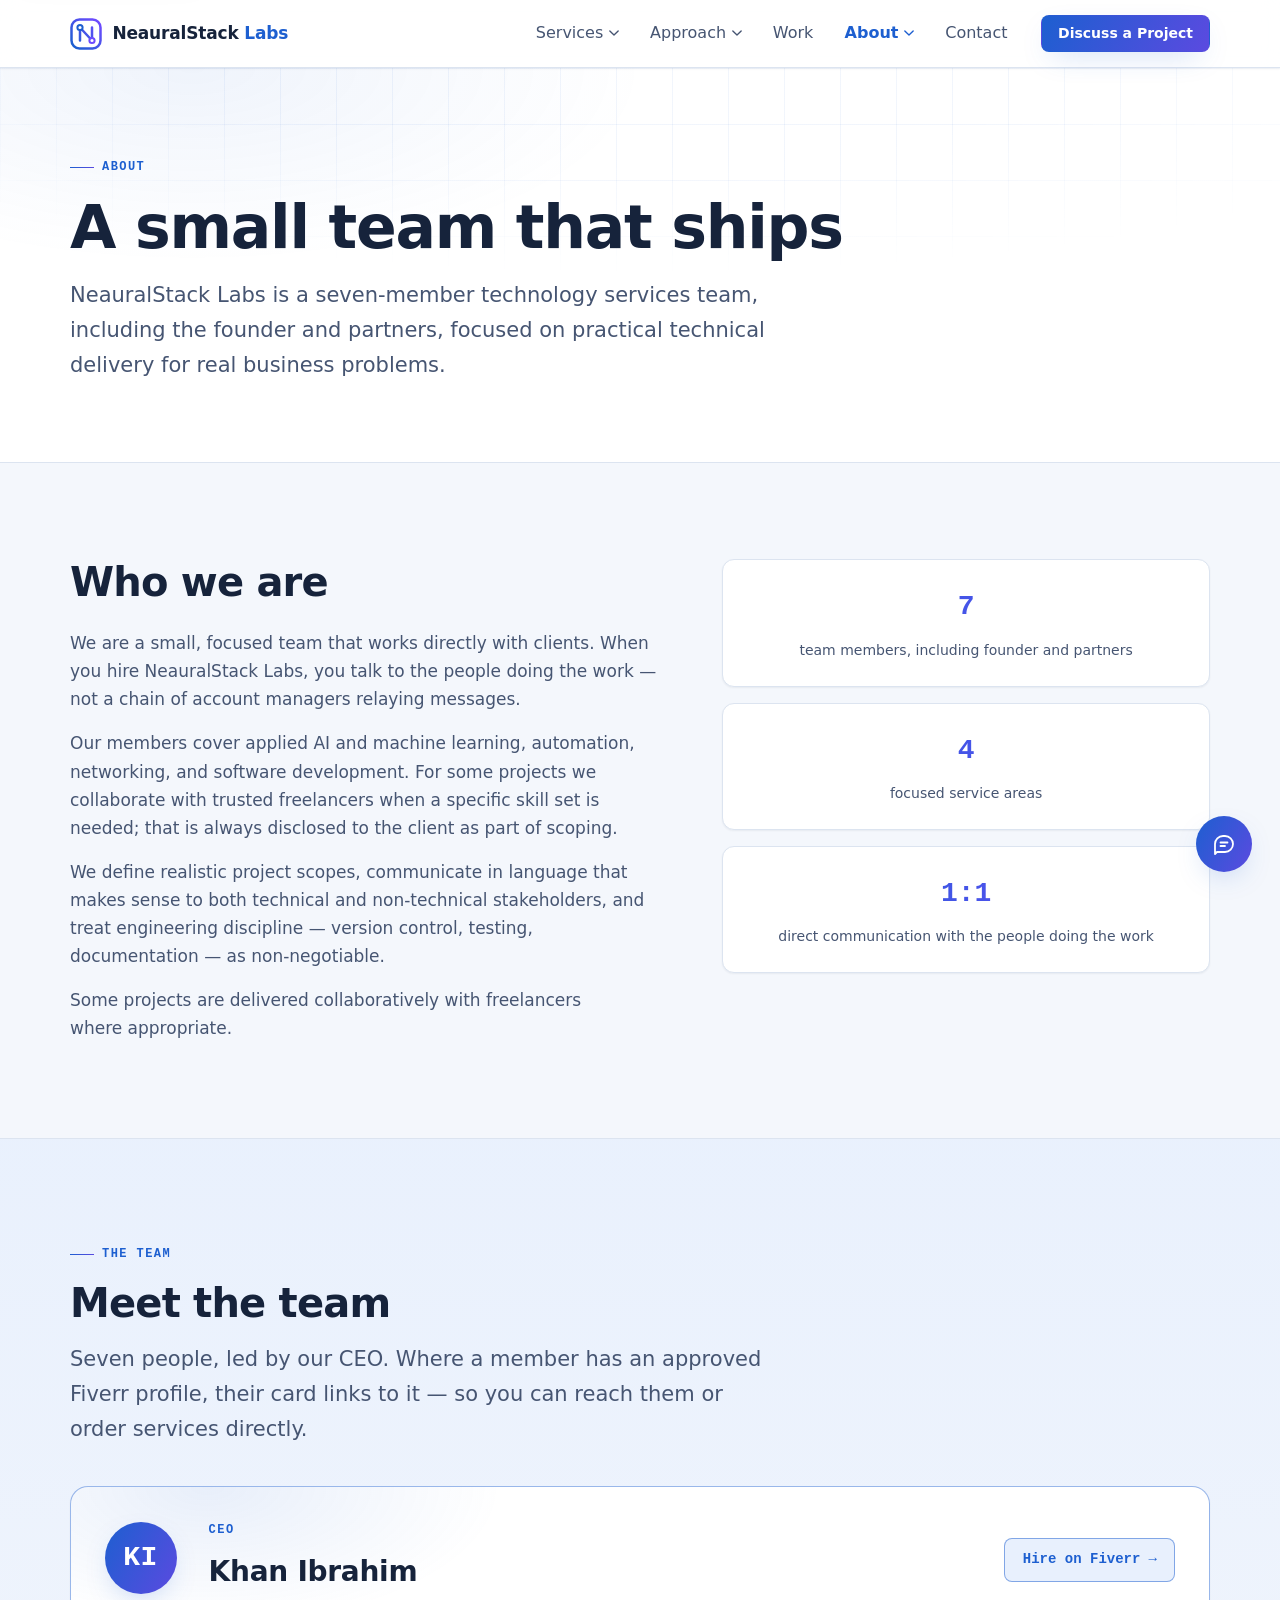
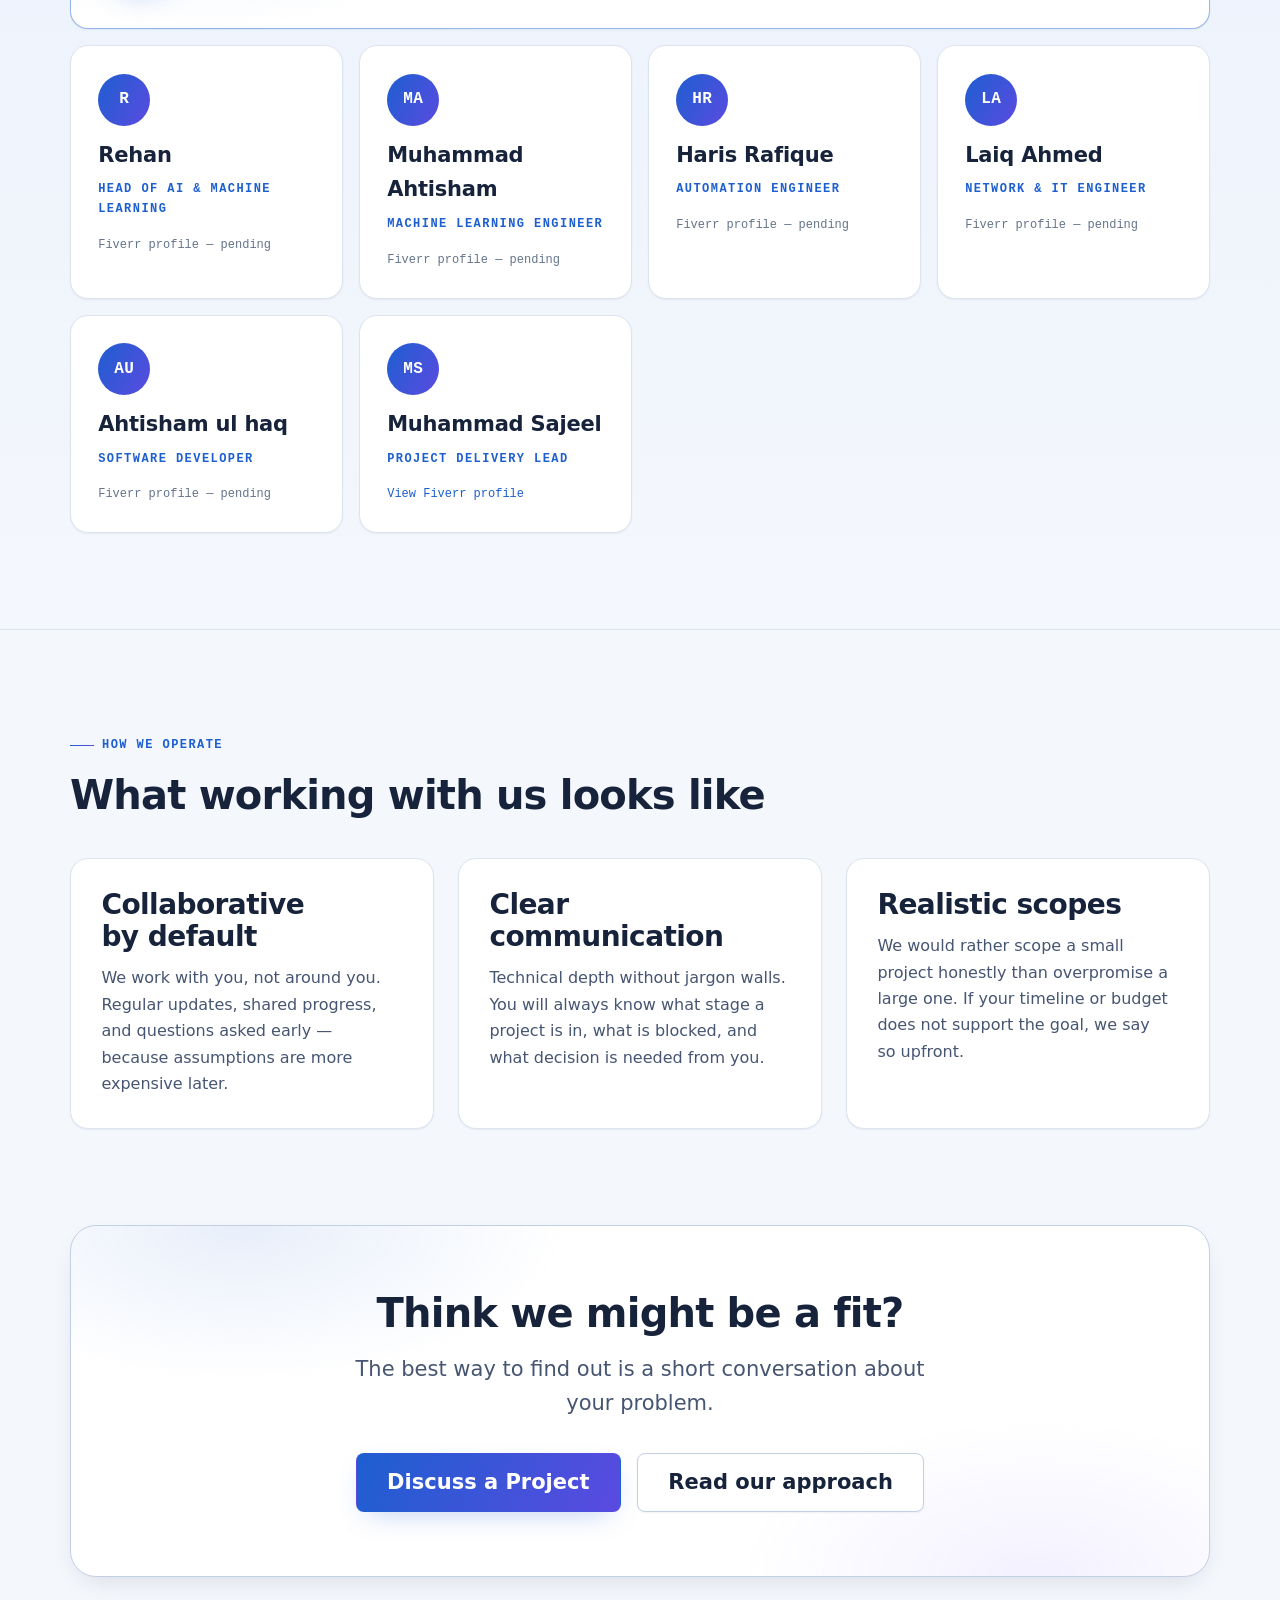
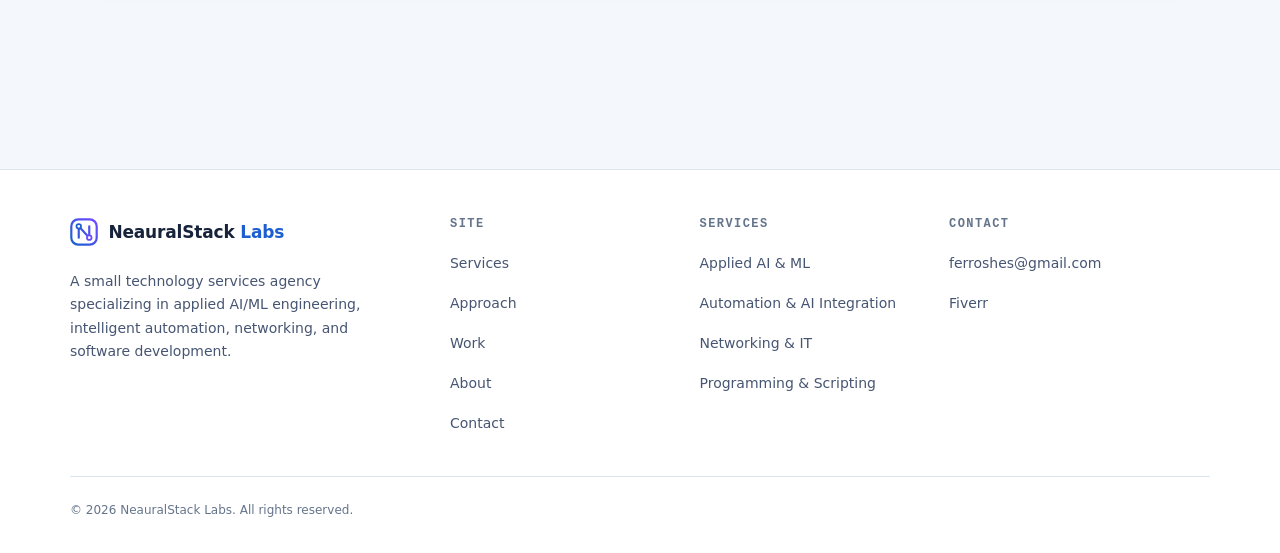
<file: about.html>
<!DOCTYPE html>
<html lang="en">
<head>
  <meta charset="utf-8">
  <meta name="viewport" content="width=device-width, initial-scale=1">
  <title>About — NeauralStack Labs</title>
  <meta name="description" content="NeauralStack Labs is a seven-member technology services team focused on practical technical delivery, clear communication, and honest project scoping.">
  <!-- TODO(owner): replace with the production domain once confirmed -->
  <link rel="canonical" href="https://neuralstack-labs.vercel.app/about.html">
  <meta name="theme-color" content="#f4f7fc">

  <meta property="og:type" content="website">
  <meta property="og:site_name" content="NeauralStack Labs">
  <meta property="og:title" content="About — NeauralStack Labs">
  <meta property="og:description" content="A seven-member team focused on practical technical delivery and honest project scoping.">
  <meta property="og:url" content="https://neuralstack-labs.vercel.app/about.html">
  <meta property="og:image" content="https://neuralstack-labs.vercel.app/assets/og-image.png">
  <meta name="twitter:card" content="summary_large_image">
  <meta name="twitter:title" content="About — NeauralStack Labs">
  <meta name="twitter:description" content="A seven-member team focused on practical technical delivery and honest project scoping.">
  <meta name="twitter:image" content="https://neuralstack-labs.vercel.app/assets/og-image.png">

  <link rel="icon" type="image/svg+xml" href="assets/favicon.svg">
  <link rel="stylesheet" href="css/tokens.css">
  <link rel="stylesheet" href="css/base.css">
  <link rel="stylesheet" href="css/components.css">
  <script src="js/main.js" defer></script>
  <script src="js/chatbot.js" defer></script>
</head>
<body>
  <a class="skip-link" href="#main">Skip to content</a>

  <header class="site-header">
    <div class="container site-header__inner">
      <a class="brand" href="index.html" aria-label="NeauralStack Labs — home">
        <svg class="brand__mark" width="32" height="32" viewBox="0 0 32 32" fill="none" aria-hidden="true">
          <defs>
            <linearGradient id="brand-grad" x1="4" y1="28" x2="28" y2="4" gradientUnits="userSpaceOnUse">
              <stop stop-color="#1D5FD0"/><stop offset="1" stop-color="#6D4AFF"/>
            </linearGradient>
          </defs>
          <rect x="1.5" y="1.5" width="29" height="29" rx="8" stroke="url(#brand-grad)" stroke-width="2.5"/>
          <path d="M10 22.5V9.5L22 22.5V9.5" stroke="url(#brand-grad)" stroke-width="2.5" stroke-linecap="round" stroke-linejoin="round"/>
          <circle cx="10" cy="9.5" r="2.6" fill="#ffffff" stroke="#1D5FD0" stroke-width="2"/>
          <circle cx="22" cy="22.5" r="2.6" fill="#ffffff" stroke="#6D4AFF" stroke-width="2"/>
        </svg>
        <span class="brand__name">NeauralStack&nbsp;<span>Labs</span></span>
      </a>

      <button class="nav-toggle" data-nav-toggle type="button" aria-expanded="false" aria-controls="primary-nav">
        <span class="nav-toggle__bar" aria-hidden="true"></span>
        <span class="sr-only">Menu</span>
      </button>

      <nav class="nav" id="primary-nav" aria-label="Primary">
        <ul class="nav__list">
          <li class="nav-item has-dropdown">
            <button class="nav__link" type="button" aria-expanded="false" aria-controls="nav-services">
              Services
              <svg class="nav__caret" viewBox="0 0 12 8" fill="none" aria-hidden="true"><path d="M1 1.5 6 6.5l5-5" stroke="currentColor" stroke-width="1.6" stroke-linecap="round" stroke-linejoin="round"/></svg>
            </button>
            <div class="nav-dropdown nav-dropdown--wide" id="nav-services">
              <a class="nav-dropdown__link" href="services.html#ai-ml">
                <span class="nav-dropdown__title">Applied AI &amp; Machine Learning</span>
                <span class="nav-dropdown__desc">Models, evaluation, prediction APIs</span>
              </a>
              <a class="nav-dropdown__link" href="services.html#automation">
                <span class="nav-dropdown__title">Automation &amp; AI Integration</span>
                <span class="nav-dropdown__desc">Workflows, pipelines, internal tools</span>
              </a>
              <a class="nav-dropdown__link" href="services.html#networking">
                <span class="nav-dropdown__title">Networking &amp; IT</span>
                <span class="nav-dropdown__desc">Configuration, diagnostics, Linux</span>
              </a>
              <a class="nav-dropdown__link" href="services.html#programming">
                <span class="nav-dropdown__title">Programming &amp; Scripting</span>
                <span class="nav-dropdown__desc">Python, REST APIs, prototypes</span>
              </a>
              <a class="nav-dropdown__all" href="services.html">All services →</a>
            </div>
          </li>

          <li class="nav-item has-dropdown">
            <button class="nav__link" type="button" aria-expanded="false" aria-controls="nav-approach">
              Approach
              <svg class="nav__caret" viewBox="0 0 12 8" fill="none" aria-hidden="true"><path d="M1 1.5 6 6.5l5-5" stroke="currentColor" stroke-width="1.6" stroke-linecap="round" stroke-linejoin="round"/></svg>
            </button>
            <div class="nav-dropdown" id="nav-approach">
              <a class="nav-dropdown__link" href="approach.html#process">
                <span class="nav-dropdown__title">How we work</span>
                <span class="nav-dropdown__desc">Five stages, start to finish</span>
              </a>
              <a class="nav-dropdown__link" href="approach.html">
                <span class="nav-dropdown__title">Our approach</span>
                <span class="nav-dropdown__desc">Principles, honesty, and QA</span>
              </a>
            </div>
          </li>

          <li><a class="nav__link" href="work.html">Work</a></li>

          <li class="nav-item has-dropdown">
            <button class="nav__link is-active" type="button" aria-expanded="false" aria-controls="nav-about">
              About
              <svg class="nav__caret" viewBox="0 0 12 8" fill="none" aria-hidden="true"><path d="M1 1.5 6 6.5l5-5" stroke="currentColor" stroke-width="1.6" stroke-linecap="round" stroke-linejoin="round"/></svg>
            </button>
            <div class="nav-dropdown" id="nav-about">
              <a class="nav-dropdown__link" href="about.html" aria-current="page">
                <span class="nav-dropdown__title">About us</span>
                <span class="nav-dropdown__desc">Who we are and what we believe</span>
              </a>
              <a class="nav-dropdown__link" href="about.html#team-title">
                <span class="nav-dropdown__title">Meet the team</span>
                <span class="nav-dropdown__desc">The engineers behind the work</span>
              </a>
            </div>
          </li>

          <li><a class="nav__link" href="contact.html">Contact</a></li>
        </ul>
        <a class="btn btn--primary btn--sm nav__cta" href="contact.html">Discuss a Project</a>
      </nav>
    </div>
  </header>

  <main id="main">
    <!-- Page header -->
    <section class="hero section--tight" aria-labelledby="page-title">
      <div class="grid-backdrop" aria-hidden="true"></div>
      <div class="container">
        <p class="eyebrow">About</p>
        <h1 id="page-title">A small team that ships</h1>
        <p class="lede" style="max-width: 44rem;">
          NeauralStack Labs is a seven-member technology services team, including the founder
          and partners, focused on practical technical delivery for real business problems.
        </p>
      </div>
    </section>

    <!-- Story -->
    <section class="section" aria-labelledby="story-title">
      <div class="container">
        <div class="about-split">
          <div class="reveal">
            <h2 id="story-title">Who we are</h2>
            <div class="stack text-dim" style="margin-top: var(--space-5);">
              <p>
                We are a small, focused team that works directly with clients. When you hire
                NeauralStack Labs, you talk to the people doing the work — not a chain of
                account managers relaying messages.
              </p>
              <p>
                Our members cover applied AI and machine learning, automation, networking,
                and software development. For some projects we collaborate with trusted
                freelancers when a specific skill set is needed; that is always disclosed
                to the client as part of scoping.
              </p>
              <p>
                We define realistic project scopes, communicate in language that makes sense
                to both technical and non-technical stakeholders, and treat engineering
                discipline — version control, testing, documentation — as non-negotiable.
              </p>
              <p>
                Some projects are delivered collaboratively with freelancers where appropriate.
              </p>
            </div>
          </div>

          <div class="reveal">
            <div class="stat-strip" style="grid-template-columns: 1fr;">
              <div class="stat">
                <span class="stat__value">7</span>
                <span class="stat__label">team members, including founder and partners</span>
              </div>
              <div class="stat">
                <span class="stat__value">4</span>
                <span class="stat__label">focused service areas</span>
              </div>
              <div class="stat">
                <span class="stat__value">1:1</span>
                <span class="stat__label">direct communication with the people doing the work</span>
              </div>
            </div>
          </div>
        </div>
      </div>
    </section>

    <!-- Team -->
    <section class="section section--elevated" aria-labelledby="team-title">
      <div class="container">
        <div class="section-head reveal">
          <p class="eyebrow">The team</p>
          <h2 id="team-title">Meet the team</h2>
          <p class="lede">
            Seven people, led by our CEO. Where a member has an approved Fiverr profile,
            their card links to it — so you can reach them or order services directly.
          </p>
        </div>

        <!--
          TODO(owner): five members below do not yet have Fiverr URLs. When a profile
          link is supplied, wrap their card in <a class="team-card" href="…" target="_blank"
          rel="noopener noreferrer"> and replace the "Fiverr profile — pending" text
          with the visible link, exactly like the CEO and Muhammad Sajeel cards.
        -->
        <div class="team-grid reveal">
          <a class="team-card team-card--ceo" href="https://www.fiverr.com/sellers/ibrahim5665" target="_blank" rel="noopener noreferrer">
            <span class="team-card__avatar" aria-hidden="true">KI</span>
            <span class="team-card__body">
              <span class="team-card__role">CEO</span>
              <span class="team-card__name">Khan Ibrahim</span>
            </span>
            <span class="team-card__cta">Hire on Fiverr<span class="sr-only"> — opens Khan Ibrahim's Fiverr profile in a new tab</span> →</span>
          </a>

          <div class="team-card">
            <span class="team-card__avatar" aria-hidden="true">R</span>
            <span class="team-card__body">
              <span class="team-card__name">Rehan</span>
              <span class="team-card__role">Head of AI &amp; Machine Learning</span>
            </span>
            <span class="team-card__cta">Fiverr profile — pending</span>
          </div>

          <div class="team-card">
            <span class="team-card__avatar" aria-hidden="true">MA</span>
            <span class="team-card__body">
              <span class="team-card__name">Muhammad Ahtisham</span>
              <span class="team-card__role">Machine Learning Engineer</span>
            </span>
            <span class="team-card__cta">Fiverr profile — pending</span>
          </div>

          <div class="team-card">
            <span class="team-card__avatar" aria-hidden="true">HR</span>
            <span class="team-card__body">
              <span class="team-card__name">Haris Rafique</span>
              <span class="team-card__role">Automation Engineer</span>
            </span>
            <span class="team-card__cta">Fiverr profile — pending</span>
          </div>

          <div class="team-card">
            <span class="team-card__avatar" aria-hidden="true">LA</span>
            <span class="team-card__body">
              <span class="team-card__name">Laiq Ahmed</span>
              <span class="team-card__role">Network &amp; IT Engineer</span>
            </span>
            <span class="team-card__cta">Fiverr profile — pending</span>
          </div>

          <div class="team-card">
            <span class="team-card__avatar" aria-hidden="true">AU</span>
            <span class="team-card__body">
              <span class="team-card__name">Ahtisham ul haq</span>
              <span class="team-card__role">Software Developer</span>
            </span>
            <span class="team-card__cta">Fiverr profile — pending</span>
          </div>

          <a class="team-card" href="https://www.fiverr.com/shadowx0101" target="_blank" rel="noopener noreferrer">
            <span class="team-card__avatar" aria-hidden="true">MS</span>
            <span class="team-card__body">
              <span class="team-card__name">Muhammad Sajeel</span>
              <span class="team-card__role">Project Delivery Lead</span>
            </span>
            <span class="team-card__cta">View Fiverr profile<span class="sr-only"> for Muhammad Sajeel (opens in a new tab)</span></span>
          </a>
        </div>
      </div>
    </section>

    <!-- Values -->
    <section class="section" aria-labelledby="values-title">
      <div class="container">
        <div class="section-head reveal">
          <p class="eyebrow">How we operate</p>
          <h2 id="values-title">What working with us looks like</h2>
        </div>

        <div class="grid grid--3">
          <article class="card reveal">
            <h3 class="card__title">Collaborative by default</h3>
            <p class="card__text">
              We work with you, not around you. Regular updates, shared progress, and
              questions asked early — because assumptions are more expensive later.
            </p>
          </article>
          <article class="card reveal">
            <h3 class="card__title">Clear communication</h3>
            <p class="card__text">
              Technical depth without jargon walls. You will always know what stage a
              project is in, what is blocked, and what decision is needed from you.
            </p>
          </article>
          <article class="card reveal">
            <h3 class="card__title">Realistic scopes</h3>
            <p class="card__text">
              We would rather scope a small project honestly than overpromise a large one.
              If your timeline or budget does not support the goal, we say so upfront.
            </p>
          </article>
        </div>

        <div class="cta-band reveal" style="margin-top: var(--section-y);">
          <h2 class="cta-band__title">Think we might be a fit?</h2>
          <p class="cta-band__text">The best way to find out is a short conversation about your problem.</p>
          <div class="btn-row">
            <a class="btn btn--primary btn--lg" href="contact.html">Discuss a Project</a>
            <a class="btn btn--secondary btn--lg" href="approach.html">Read our approach</a>
          </div>
        </div>
      </div>
    </section>
  </main>

  <footer class="site-footer">
    <div class="container">
      <div class="footer__grid">
        <div>
          <a class="brand" href="index.html" aria-label="NeauralStack Labs — home">
            <svg class="brand__mark" width="28" height="28" viewBox="0 0 32 32" fill="none" aria-hidden="true">
              <defs>
                <linearGradient id="brand-grad-f" x1="4" y1="28" x2="28" y2="4" gradientUnits="userSpaceOnUse">
                  <stop stop-color="#1D5FD0"/><stop offset="1" stop-color="#6D4AFF"/>
                </linearGradient>
              </defs>
              <rect x="1.5" y="1.5" width="29" height="29" rx="8" stroke="url(#brand-grad-f)" stroke-width="2.5"/>
              <path d="M10 22.5V9.5L22 22.5V9.5" stroke="url(#brand-grad-f)" stroke-width="2.5" stroke-linecap="round" stroke-linejoin="round"/>
              <circle cx="10" cy="9.5" r="2.6" fill="#ffffff" stroke="#1D5FD0" stroke-width="2"/>
              <circle cx="22" cy="22.5" r="2.6" fill="#ffffff" stroke="#6D4AFF" stroke-width="2"/>
            </svg>
            <span class="brand__name">NeauralStack&nbsp;<span>Labs</span></span>
          </a>
          <p class="footer__brand-text">
            A small technology services agency specializing in applied AI/ML engineering,
            intelligent automation, networking, and software development.
          </p>
        </div>

        <nav aria-label="Footer">
          <h3 class="footer__heading">Site</h3>
          <ul class="footer__links">
            <li><a href="services.html">Services</a></li>
            <li><a href="approach.html">Approach</a></li>
            <li><a href="work.html">Work</a></li>
            <li><a href="about.html">About</a></li>
            <li><a href="contact.html">Contact</a></li>
          </ul>
        </nav>

        <div>
          <h3 class="footer__heading">Services</h3>
          <ul class="footer__links">
            <li><a href="services.html#ai-ml">Applied AI &amp; ML</a></li>
            <li><a href="services.html#automation">Automation &amp; AI Integration</a></li>
            <li><a href="services.html#networking">Networking &amp; IT</a></li>
            <li><a href="services.html#programming">Programming &amp; Scripting</a></li>
          </ul>
        </div>

        <div>
          <h3 class="footer__heading">Contact</h3>
          <ul class="footer__links">
            <li><a href="mailto:ferroshes@gmail.com">ferroshes@gmail.com</a></li>
            <li><a href="https://www.fiverr.com/sellers/ibrahim5665" target="_blank" rel="noopener noreferrer">Fiverr<span class="sr-only"> (opens in a new tab)</span></a></li>
          </ul>
        </div>
      </div>

      <div class="footer__bottom">
        <p>&copy; <span data-year>2026</span> NeauralStack Labs. All rights reserved.</p>
      </div>
    </div>
  </footer>

  <!-- ==================== CHATBOT (automated assistant) ==================== -->
  <button class="chat-fab" id="chat-fab" data-chat-toggle type="button" aria-expanded="false" aria-controls="chat-panel" aria-label="Open automated assistant">
    <svg class="chat-fab__icon chat-fab__icon--open" viewBox="0 0 24 24" fill="none" stroke="currentColor" stroke-width="1.8" stroke-linecap="round" stroke-linejoin="round" aria-hidden="true">
      <path d="M21 12a8 8 0 0 1-8 8H5l-2 2V12a8 8 0 0 1 8-8h2a8 8 0 0 1 8 8Z"/>
      <path d="M8.5 10.5h7M8.5 14h4.5"/>
    </svg>
    <svg class="chat-fab__icon chat-fab__icon--close" viewBox="0 0 24 24" fill="none" stroke="currentColor" stroke-width="2" stroke-linecap="round" aria-hidden="true">
      <path d="M6 6l12 12M18 6 6 18"/>
    </svg>
  </button>

  <div class="chat-panel" id="chat-panel" data-chat-panel hidden role="dialog" aria-label="NeauralStack automated assistant">
    <div class="chat-panel__header">
      <span class="chat-panel__avatar" aria-hidden="true">
        <svg width="18" height="18" viewBox="0 0 24 24" fill="none" stroke="currentColor" stroke-width="1.8" stroke-linecap="round" stroke-linejoin="round">
          <path d="M21 12a8 8 0 0 1-8 8H5l-2 2V12a8 8 0 0 1 8-8h2a8 8 0 0 1 8 8Z"/>
        </svg>
      </span>
      <div>
        <p class="chat-panel__title">NeauralStack Assistant</p>
        <p class="chat-panel__subtitle">Automated helper — not a person</p>
      </div>
    </div>
    <div class="chat-log" data-chat-log role="log" aria-live="polite" aria-relevant="additions"></div>
    <div class="chat-chips" data-chat-chips></div>
    <form class="chat-panel__form" data-chat-form>
      <label class="sr-only" for="chat-input">Type your message</label>
      <input class="chat-panel__input" id="chat-input" data-chat-input type="text" placeholder="Ask about services or pricing…" autocomplete="off">
      <button class="chat-panel__send" type="submit" aria-label="Send message">
        <svg width="16" height="16" viewBox="0 0 16 16" fill="none" aria-hidden="true"><path d="M2 8h11M9 3.5 13.5 8 9 12.5" stroke="currentColor" stroke-width="1.7" stroke-linecap="round" stroke-linejoin="round"/></svg>
      </button>
    </form>
  </div>
</body>
</html>
</file>
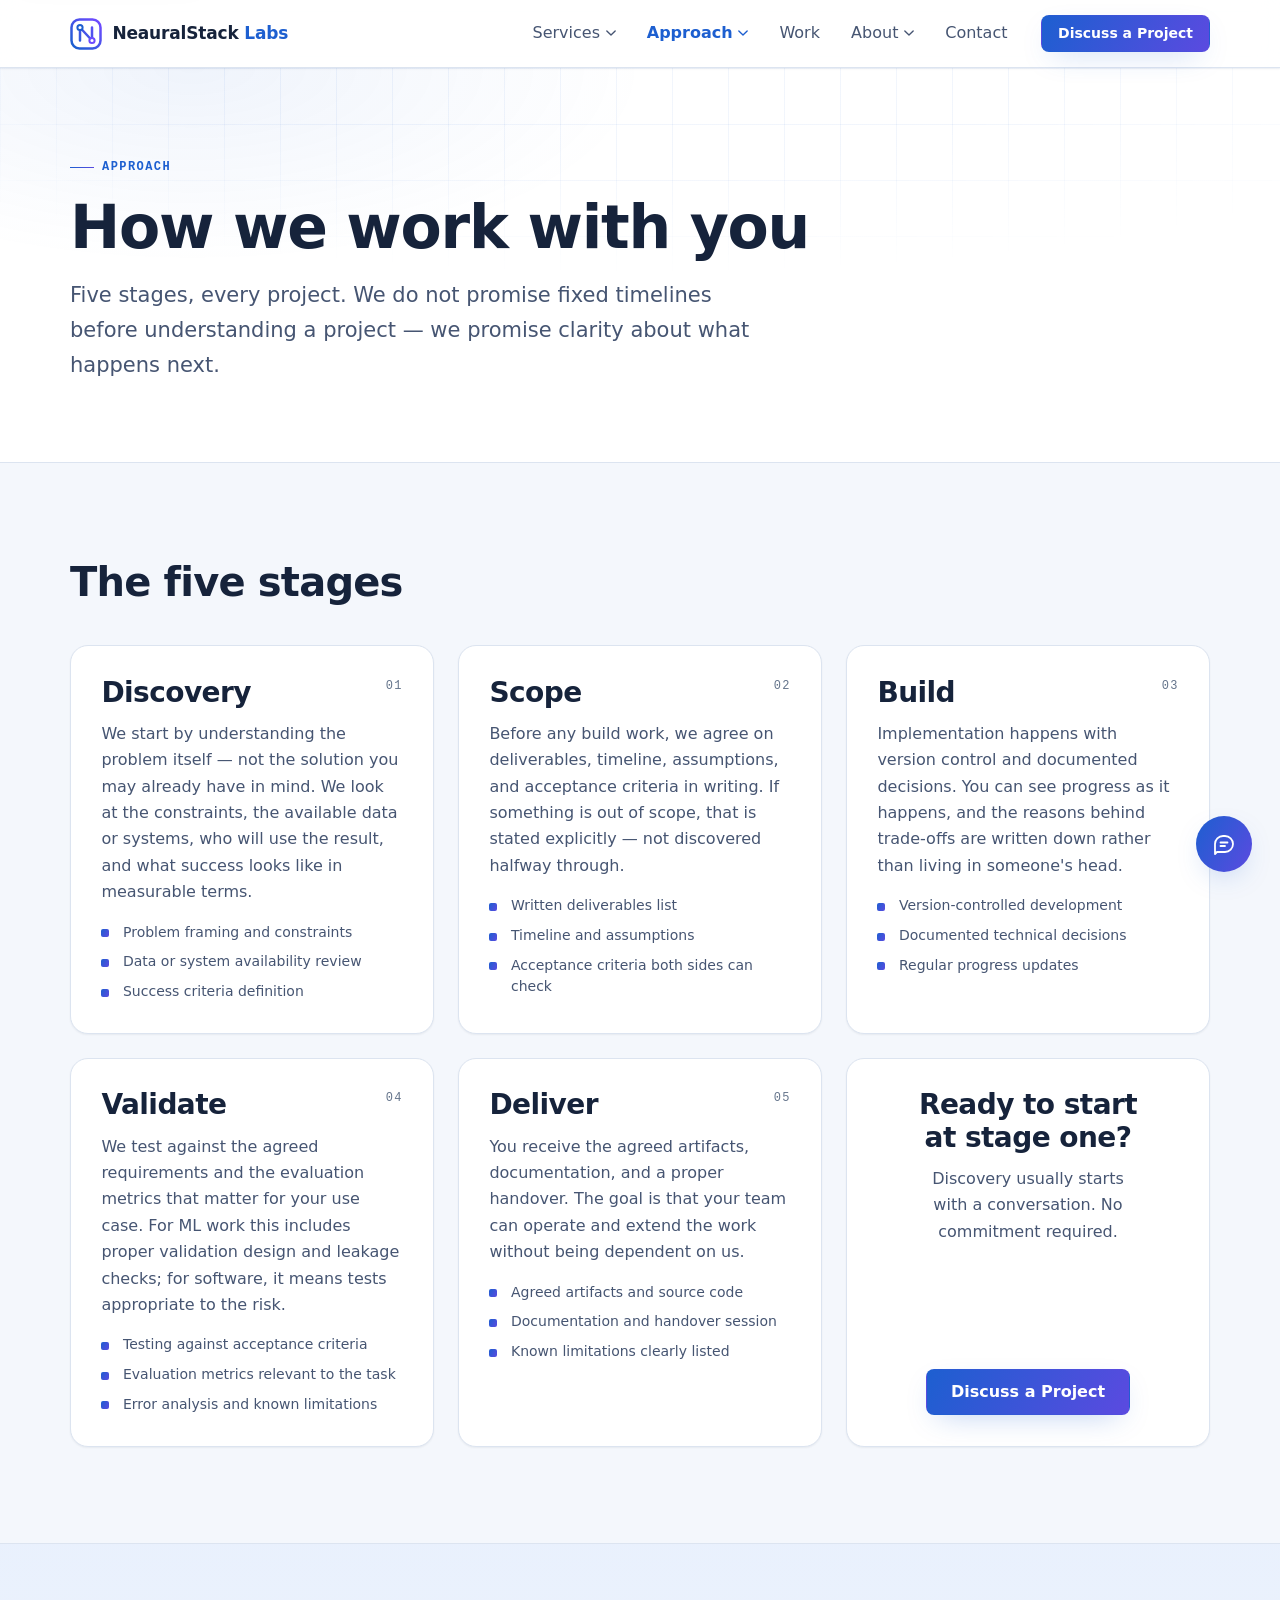
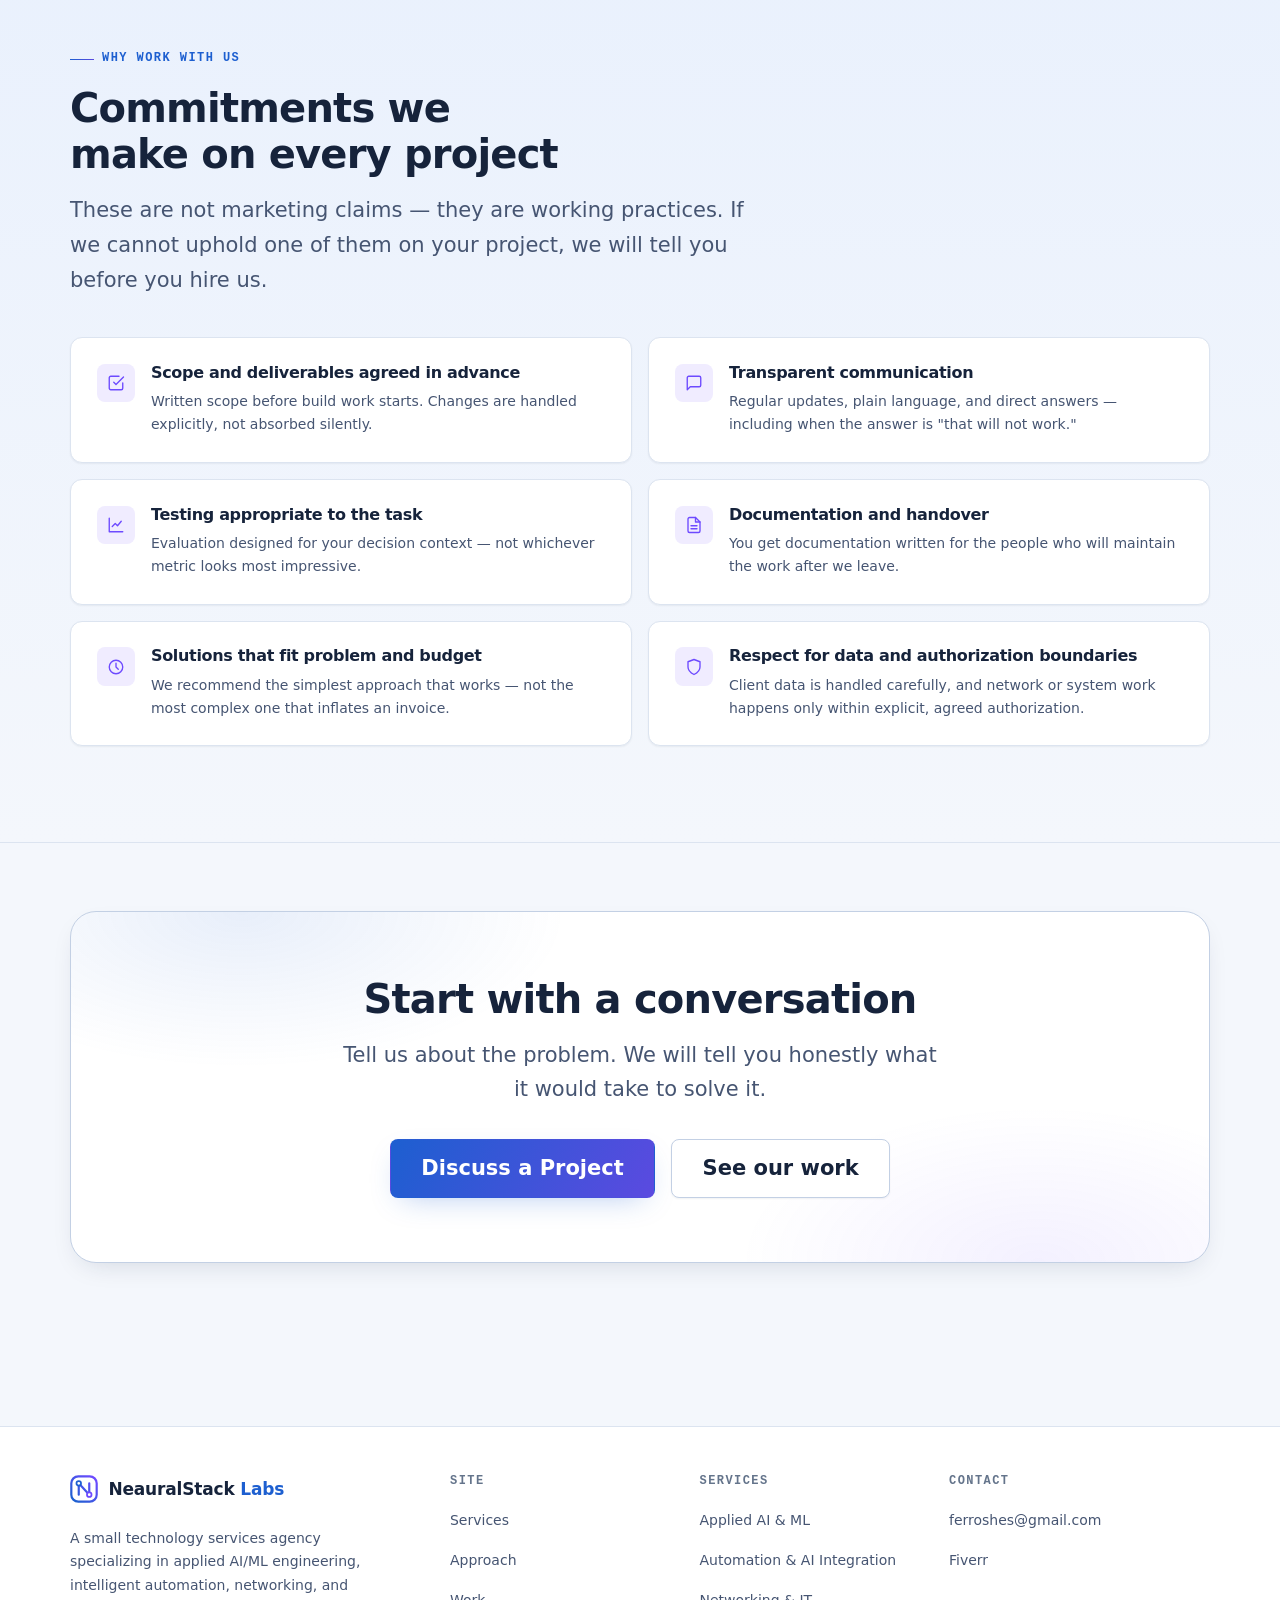
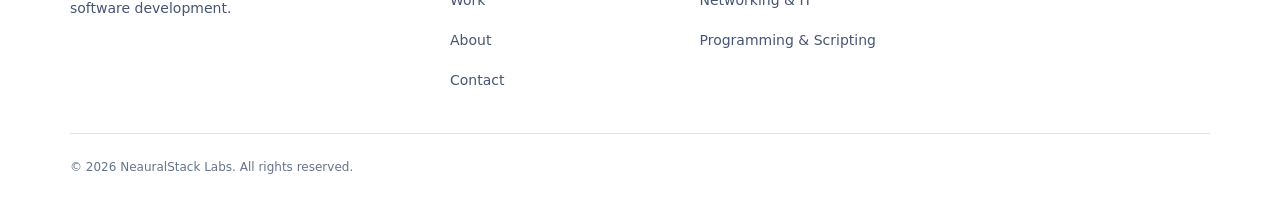
<file: approach.html>
<!DOCTYPE html>
<html lang="en">
<head>
  <meta charset="utf-8">
  <meta name="viewport" content="width=device-width, initial-scale=1">
  <title>Approach — NeauralStack Labs</title>
  <meta name="description" content="How NeauralStack Labs works: discovery, scope, build, validate, deliver — plus the commitments that guide every engagement.">
  <!-- TODO(owner): replace with the production domain once confirmed -->
  <link rel="canonical" href="https://neuralstack-labs.vercel.app/approach.html">
  <meta name="theme-color" content="#f4f7fc">

  <meta property="og:type" content="website">
  <meta property="og:site_name" content="NeauralStack Labs">
  <meta property="og:title" content="Approach — NeauralStack Labs">
  <meta property="og:description" content="A clear process: discovery, scope, build, validate, deliver — with honest commitments at every stage.">
  <meta property="og:url" content="https://neuralstack-labs.vercel.app/approach.html">
  <meta property="og:image" content="https://neuralstack-labs.vercel.app/assets/og-image.png">
  <meta name="twitter:card" content="summary_large_image">
  <meta name="twitter:title" content="Approach — NeauralStack Labs">
  <meta name="twitter:description" content="A clear process: discovery, scope, build, validate, deliver — with honest commitments at every stage.">
  <meta name="twitter:image" content="https://neuralstack-labs.vercel.app/assets/og-image.png">

  <link rel="icon" type="image/svg+xml" href="assets/favicon.svg">
  <link rel="stylesheet" href="css/tokens.css">
  <link rel="stylesheet" href="css/base.css">
  <link rel="stylesheet" href="css/components.css">
  <script src="js/main.js" defer></script>
  <script src="js/chatbot.js" defer></script>
</head>
<body>
  <a class="skip-link" href="#main">Skip to content</a>

  <header class="site-header">
    <div class="container site-header__inner">
      <a class="brand" href="index.html" aria-label="NeauralStack Labs — home">
        <svg class="brand__mark" width="32" height="32" viewBox="0 0 32 32" fill="none" aria-hidden="true">
          <defs>
            <linearGradient id="brand-grad" x1="4" y1="28" x2="28" y2="4" gradientUnits="userSpaceOnUse">
              <stop stop-color="#1D5FD0"/><stop offset="1" stop-color="#6D4AFF"/>
            </linearGradient>
          </defs>
          <rect x="1.5" y="1.5" width="29" height="29" rx="8" stroke="url(#brand-grad)" stroke-width="2.5"/>
          <path d="M10 22.5V9.5L22 22.5V9.5" stroke="url(#brand-grad)" stroke-width="2.5" stroke-linecap="round" stroke-linejoin="round"/>
          <circle cx="10" cy="9.5" r="2.6" fill="#ffffff" stroke="#1D5FD0" stroke-width="2"/>
          <circle cx="22" cy="22.5" r="2.6" fill="#ffffff" stroke="#6D4AFF" stroke-width="2"/>
        </svg>
        <span class="brand__name">NeauralStack&nbsp;<span>Labs</span></span>
      </a>

      <button class="nav-toggle" data-nav-toggle type="button" aria-expanded="false" aria-controls="primary-nav">
        <span class="nav-toggle__bar" aria-hidden="true"></span>
        <span class="sr-only">Menu</span>
      </button>

      <nav class="nav" id="primary-nav" aria-label="Primary">
        <ul class="nav__list">
          <li class="nav-item has-dropdown">
            <button class="nav__link" type="button" aria-expanded="false" aria-controls="nav-services">
              Services
              <svg class="nav__caret" viewBox="0 0 12 8" fill="none" aria-hidden="true"><path d="M1 1.5 6 6.5l5-5" stroke="currentColor" stroke-width="1.6" stroke-linecap="round" stroke-linejoin="round"/></svg>
            </button>
            <div class="nav-dropdown nav-dropdown--wide" id="nav-services">
              <a class="nav-dropdown__link" href="services.html#ai-ml">
                <span class="nav-dropdown__title">Applied AI &amp; Machine Learning</span>
                <span class="nav-dropdown__desc">Models, evaluation, prediction APIs</span>
              </a>
              <a class="nav-dropdown__link" href="services.html#automation">
                <span class="nav-dropdown__title">Automation &amp; AI Integration</span>
                <span class="nav-dropdown__desc">Workflows, pipelines, internal tools</span>
              </a>
              <a class="nav-dropdown__link" href="services.html#networking">
                <span class="nav-dropdown__title">Networking &amp; IT</span>
                <span class="nav-dropdown__desc">Configuration, diagnostics, Linux</span>
              </a>
              <a class="nav-dropdown__link" href="services.html#programming">
                <span class="nav-dropdown__title">Programming &amp; Scripting</span>
                <span class="nav-dropdown__desc">Python, REST APIs, prototypes</span>
              </a>
              <a class="nav-dropdown__all" href="services.html">All services →</a>
            </div>
          </li>

          <li class="nav-item has-dropdown">
            <button class="nav__link is-active" type="button" aria-expanded="false" aria-controls="nav-approach">
              Approach
              <svg class="nav__caret" viewBox="0 0 12 8" fill="none" aria-hidden="true"><path d="M1 1.5 6 6.5l5-5" stroke="currentColor" stroke-width="1.6" stroke-linecap="round" stroke-linejoin="round"/></svg>
            </button>
            <div class="nav-dropdown" id="nav-approach">
              <a class="nav-dropdown__link" href="approach.html#process">
                <span class="nav-dropdown__title">How we work</span>
                <span class="nav-dropdown__desc">Five stages, start to finish</span>
              </a>
              <a class="nav-dropdown__link" href="approach.html" aria-current="page">
                <span class="nav-dropdown__title">Our approach</span>
                <span class="nav-dropdown__desc">Principles, honesty, and QA</span>
              </a>
            </div>
          </li>

          <li><a class="nav__link" href="work.html">Work</a></li>

          <li class="nav-item has-dropdown">
            <button class="nav__link" type="button" aria-expanded="false" aria-controls="nav-about">
              About
              <svg class="nav__caret" viewBox="0 0 12 8" fill="none" aria-hidden="true"><path d="M1 1.5 6 6.5l5-5" stroke="currentColor" stroke-width="1.6" stroke-linecap="round" stroke-linejoin="round"/></svg>
            </button>
            <div class="nav-dropdown" id="nav-about">
              <a class="nav-dropdown__link" href="about.html">
                <span class="nav-dropdown__title">About us</span>
                <span class="nav-dropdown__desc">Who we are and what we believe</span>
              </a>
              <a class="nav-dropdown__link" href="about.html#team-title">
                <span class="nav-dropdown__title">Meet the team</span>
                <span class="nav-dropdown__desc">The engineers behind the work</span>
              </a>
            </div>
          </li>

          <li><a class="nav__link" href="contact.html">Contact</a></li>
        </ul>
        <a class="btn btn--primary btn--sm nav__cta" href="contact.html">Discuss a Project</a>
      </nav>
    </div>
  </header>

  <main id="main">
    <!-- Page header -->
    <section class="hero section--tight" aria-labelledby="page-title">
      <div class="grid-backdrop" aria-hidden="true"></div>
      <div class="container">
        <p class="eyebrow">Approach</p>
        <h1 id="page-title">How we work with you</h1>
        <p class="lede" style="max-width: 44rem;">
          Five stages, every project. We do not promise fixed timelines before understanding
          a project — we promise clarity about what happens next.
        </p>
      </div>
    </section>

    <!-- Process detail -->
    <section class="section" id="process" aria-labelledby="process-title">
      <div class="container">
        <div class="section-head reveal">
          <h2 id="process-title">The five stages</h2>
        </div>

        <div class="grid grid--2">
          <article class="card reveal">
            <span class="card__index">01</span>
            <h3 class="card__title">Discovery</h3>
            <p class="card__text">
              We start by understanding the problem itself — not the solution you may already
              have in mind. We look at the constraints, the available data or systems, who
              will use the result, and what success looks like in measurable terms.
            </p>
            <ul class="card__list">
              <li>Problem framing and constraints</li>
              <li>Data or system availability review</li>
              <li>Success criteria definition</li>
            </ul>
          </article>

          <article class="card reveal">
            <span class="card__index">02</span>
            <h3 class="card__title">Scope</h3>
            <p class="card__text">
              Before any build work, we agree on deliverables, timeline, assumptions, and
              acceptance criteria in writing. If something is out of scope, that is stated
              explicitly — not discovered halfway through.
            </p>
            <ul class="card__list">
              <li>Written deliverables list</li>
              <li>Timeline and assumptions</li>
              <li>Acceptance criteria both sides can check</li>
            </ul>
          </article>

          <article class="card reveal">
            <span class="card__index">03</span>
            <h3 class="card__title">Build</h3>
            <p class="card__text">
              Implementation happens with version control and documented decisions. You can
              see progress as it happens, and the reasons behind trade-offs are written down
              rather than living in someone's head.
            </p>
            <ul class="card__list">
              <li>Version-controlled development</li>
              <li>Documented technical decisions</li>
              <li>Regular progress updates</li>
            </ul>
          </article>

          <article class="card reveal">
            <span class="card__index">04</span>
            <h3 class="card__title">Validate</h3>
            <p class="card__text">
              We test against the agreed requirements and the evaluation metrics that matter
              for your use case. For ML work this includes proper validation design and
              leakage checks; for software, it means tests appropriate to the risk.
            </p>
            <ul class="card__list">
              <li>Testing against acceptance criteria</li>
              <li>Evaluation metrics relevant to the task</li>
              <li>Error analysis and known limitations</li>
            </ul>
          </article>

          <article class="card reveal">
            <span class="card__index">05</span>
            <h3 class="card__title">Deliver</h3>
            <p class="card__text">
              You receive the agreed artifacts, documentation, and a proper handover. The
              goal is that your team can operate and extend the work without being dependent
              on us.
            </p>
            <ul class="card__list">
              <li>Agreed artifacts and source code</li>
              <li>Documentation and handover session</li>
              <li>Known limitations clearly listed</li>
            </ul>
          </article>

          <article class="card reveal" style="justify-content: center; text-align: center;">
            <h3 class="card__title">Ready to start at stage one?</h3>
            <p class="card__text">Discovery usually starts with a conversation. No commitment required.</p>
            <div class="card__footer">
              <a class="btn btn--primary" href="contact.html">Discuss a Project</a>
            </div>
          </article>
        </div>
      </div>
    </section>

    <!-- Why work with us -->
    <section class="section section--elevated" id="why" aria-labelledby="why-title">
      <div class="container">
        <div class="section-head reveal">
          <p class="eyebrow">Why work with us</p>
          <h2 id="why-title">Commitments we make on every project</h2>
          <p class="lede">
            These are not marketing claims — they are working practices. If we cannot uphold
            one of them on your project, we will tell you before you hire us.
          </p>
        </div>

        <div class="diff-list">
          <div class="diff reveal">
            <span class="diff__icon" aria-hidden="true">
              <svg width="18" height="18" viewBox="0 0 24 24" fill="none" stroke="currentColor" stroke-width="1.8" stroke-linecap="round" stroke-linejoin="round">
                <path d="M9 11l3 3L22 4"/><path d="M21 12v7a2 2 0 0 1-2 2H5a2 2 0 0 1-2-2V5a2 2 0 0 1 2-2h11"/>
              </svg>
            </span>
            <div>
              <h3 class="diff__title">Scope and deliverables agreed in advance</h3>
              <p class="diff__text">Written scope before build work starts. Changes are handled explicitly, not absorbed silently.</p>
            </div>
          </div>

          <div class="diff reveal">
            <span class="diff__icon" aria-hidden="true">
              <svg width="18" height="18" viewBox="0 0 24 24" fill="none" stroke="currentColor" stroke-width="1.8" stroke-linecap="round" stroke-linejoin="round">
                <path d="M21 15a2 2 0 0 1-2 2H7l-4 4V5a2 2 0 0 1 2-2h14a2 2 0 0 1 2 2z"/>
              </svg>
            </span>
            <div>
              <h3 class="diff__title">Transparent communication</h3>
              <p class="diff__text">Regular updates, plain language, and direct answers — including when the answer is "that will not work."</p>
            </div>
          </div>

          <div class="diff reveal">
            <span class="diff__icon" aria-hidden="true">
              <svg width="18" height="18" viewBox="0 0 24 24" fill="none" stroke="currentColor" stroke-width="1.8" stroke-linecap="round" stroke-linejoin="round">
                <path d="M3 3v18h18"/><path d="m7 14 4-4 3 3 5-6"/>
              </svg>
            </span>
            <div>
              <h3 class="diff__title">Testing appropriate to the task</h3>
              <p class="diff__text">Evaluation designed for your decision context — not whichever metric looks most impressive.</p>
            </div>
          </div>

          <div class="diff reveal">
            <span class="diff__icon" aria-hidden="true">
              <svg width="18" height="18" viewBox="0 0 24 24" fill="none" stroke="currentColor" stroke-width="1.8" stroke-linecap="round" stroke-linejoin="round">
                <path d="M14 2H6a2 2 0 0 0-2 2v16a2 2 0 0 0 2 2h12a2 2 0 0 0 2-2V8z"/><path d="M14 2v6h6"/><path d="M16 13H8M16 17H8"/>
              </svg>
            </span>
            <div>
              <h3 class="diff__title">Documentation and handover</h3>
              <p class="diff__text">You get documentation written for the people who will maintain the work after we leave.</p>
            </div>
          </div>

          <div class="diff reveal">
            <span class="diff__icon" aria-hidden="true">
              <svg width="18" height="18" viewBox="0 0 24 24" fill="none" stroke="currentColor" stroke-width="1.8" stroke-linecap="round" stroke-linejoin="round">
                <circle cx="12" cy="12" r="9"/><path d="M12 7v5l3 3"/>
              </svg>
            </span>
            <div>
              <h3 class="diff__title">Solutions that fit problem and budget</h3>
              <p class="diff__text">We recommend the simplest approach that works — not the most complex one that inflates an invoice.</p>
            </div>
          </div>

          <div class="diff reveal">
            <span class="diff__icon" aria-hidden="true">
              <svg width="18" height="18" viewBox="0 0 24 24" fill="none" stroke="currentColor" stroke-width="1.8" stroke-linecap="round" stroke-linejoin="round">
                <path d="M12 22s8-4 8-10V5l-8-3-8 3v7c0 6 8 10 8 10z"/>
              </svg>
            </span>
            <div>
              <h3 class="diff__title">Respect for data and authorization boundaries</h3>
              <p class="diff__text">Client data is handled carefully, and network or system work happens only within explicit, agreed authorization.</p>
            </div>
          </div>
        </div>
      </div>
    </section>

    <!-- CTA -->
    <section class="section section--tight" aria-labelledby="cta-title">
      <div class="container">
        <div class="cta-band reveal">
          <h2 class="cta-band__title" id="cta-title">Start with a conversation</h2>
          <p class="cta-band__text">Tell us about the problem. We will tell you honestly what it would take to solve it.</p>
          <div class="btn-row">
            <a class="btn btn--primary btn--lg" href="contact.html">Discuss a Project</a>
            <a class="btn btn--secondary btn--lg" href="work.html">See our work</a>
          </div>
        </div>
      </div>
    </section>
  </main>

  <footer class="site-footer">
    <div class="container">
      <div class="footer__grid">
        <div>
          <a class="brand" href="index.html" aria-label="NeauralStack Labs — home">
            <svg class="brand__mark" width="28" height="28" viewBox="0 0 32 32" fill="none" aria-hidden="true">
              <defs>
                <linearGradient id="brand-grad-f" x1="4" y1="28" x2="28" y2="4" gradientUnits="userSpaceOnUse">
                  <stop stop-color="#1D5FD0"/><stop offset="1" stop-color="#6D4AFF"/>
                </linearGradient>
              </defs>
              <rect x="1.5" y="1.5" width="29" height="29" rx="8" stroke="url(#brand-grad-f)" stroke-width="2.5"/>
              <path d="M10 22.5V9.5L22 22.5V9.5" stroke="url(#brand-grad-f)" stroke-width="2.5" stroke-linecap="round" stroke-linejoin="round"/>
              <circle cx="10" cy="9.5" r="2.6" fill="#ffffff" stroke="#1D5FD0" stroke-width="2"/>
              <circle cx="22" cy="22.5" r="2.6" fill="#ffffff" stroke="#6D4AFF" stroke-width="2"/>
            </svg>
            <span class="brand__name">NeauralStack&nbsp;<span>Labs</span></span>
          </a>
          <p class="footer__brand-text">
            A small technology services agency specializing in applied AI/ML engineering,
            intelligent automation, networking, and software development.
          </p>
        </div>

        <nav aria-label="Footer">
          <h3 class="footer__heading">Site</h3>
          <ul class="footer__links">
            <li><a href="services.html">Services</a></li>
            <li><a href="approach.html">Approach</a></li>
            <li><a href="work.html">Work</a></li>
            <li><a href="about.html">About</a></li>
            <li><a href="contact.html">Contact</a></li>
          </ul>
        </nav>

        <div>
          <h3 class="footer__heading">Services</h3>
          <ul class="footer__links">
            <li><a href="services.html#ai-ml">Applied AI &amp; ML</a></li>
            <li><a href="services.html#automation">Automation &amp; AI Integration</a></li>
            <li><a href="services.html#networking">Networking &amp; IT</a></li>
            <li><a href="services.html#programming">Programming &amp; Scripting</a></li>
          </ul>
        </div>

        <div>
          <h3 class="footer__heading">Contact</h3>
          <ul class="footer__links">
            <li><a href="mailto:ferroshes@gmail.com">ferroshes@gmail.com</a></li>
            <li><a href="https://www.fiverr.com/sellers/ibrahim5665" target="_blank" rel="noopener noreferrer">Fiverr<span class="sr-only"> (opens in a new tab)</span></a></li>
          </ul>
        </div>
      </div>

      <div class="footer__bottom">
        <p>&copy; <span data-year>2026</span> NeauralStack Labs. All rights reserved.</p>
      </div>
    </div>
  </footer>

  <!-- ==================== CHATBOT (automated assistant) ==================== -->
  <button class="chat-fab" id="chat-fab" data-chat-toggle type="button" aria-expanded="false" aria-controls="chat-panel" aria-label="Open automated assistant">
    <svg class="chat-fab__icon chat-fab__icon--open" viewBox="0 0 24 24" fill="none" stroke="currentColor" stroke-width="1.8" stroke-linecap="round" stroke-linejoin="round" aria-hidden="true">
      <path d="M21 12a8 8 0 0 1-8 8H5l-2 2V12a8 8 0 0 1 8-8h2a8 8 0 0 1 8 8Z"/>
      <path d="M8.5 10.5h7M8.5 14h4.5"/>
    </svg>
    <svg class="chat-fab__icon chat-fab__icon--close" viewBox="0 0 24 24" fill="none" stroke="currentColor" stroke-width="2" stroke-linecap="round" aria-hidden="true">
      <path d="M6 6l12 12M18 6 6 18"/>
    </svg>
  </button>

  <div class="chat-panel" id="chat-panel" data-chat-panel hidden role="dialog" aria-label="NeauralStack automated assistant">
    <div class="chat-panel__header">
      <span class="chat-panel__avatar" aria-hidden="true">
        <svg width="18" height="18" viewBox="0 0 24 24" fill="none" stroke="currentColor" stroke-width="1.8" stroke-linecap="round" stroke-linejoin="round">
          <path d="M21 12a8 8 0 0 1-8 8H5l-2 2V12a8 8 0 0 1 8-8h2a8 8 0 0 1 8 8Z"/>
        </svg>
      </span>
      <div>
        <p class="chat-panel__title">NeauralStack Assistant</p>
        <p class="chat-panel__subtitle">Automated helper — not a person</p>
      </div>
    </div>
    <div class="chat-log" data-chat-log role="log" aria-live="polite" aria-relevant="additions"></div>
    <div class="chat-chips" data-chat-chips></div>
    <form class="chat-panel__form" data-chat-form>
      <label class="sr-only" for="chat-input">Type your message</label>
      <input class="chat-panel__input" id="chat-input" data-chat-input type="text" placeholder="Ask about services or pricing…" autocomplete="off">
      <button class="chat-panel__send" type="submit" aria-label="Send message">
        <svg width="16" height="16" viewBox="0 0 16 16" fill="none" aria-hidden="true"><path d="M2 8h11M9 3.5 13.5 8 9 12.5" stroke="currentColor" stroke-width="1.7" stroke-linecap="round" stroke-linejoin="round"/></svg>
      </button>
    </form>
  </div>
</body>
</html>
</file>
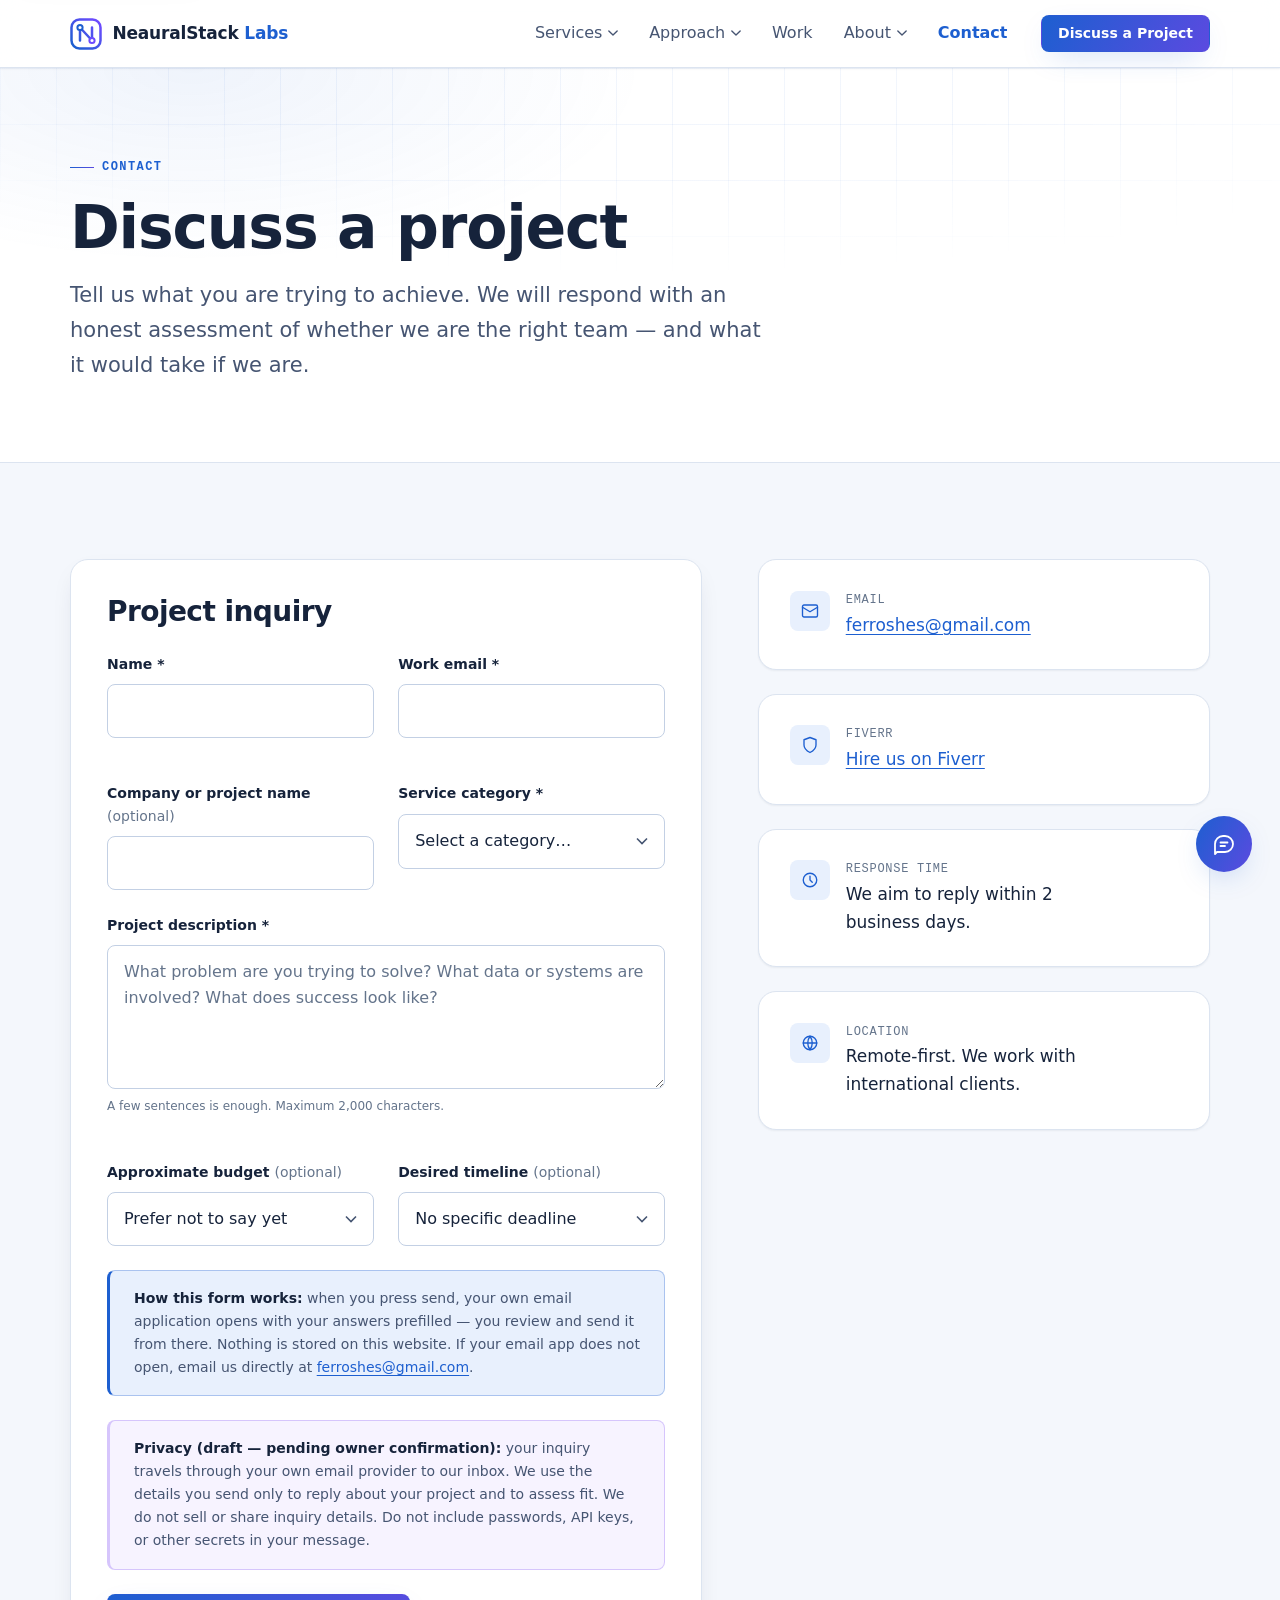
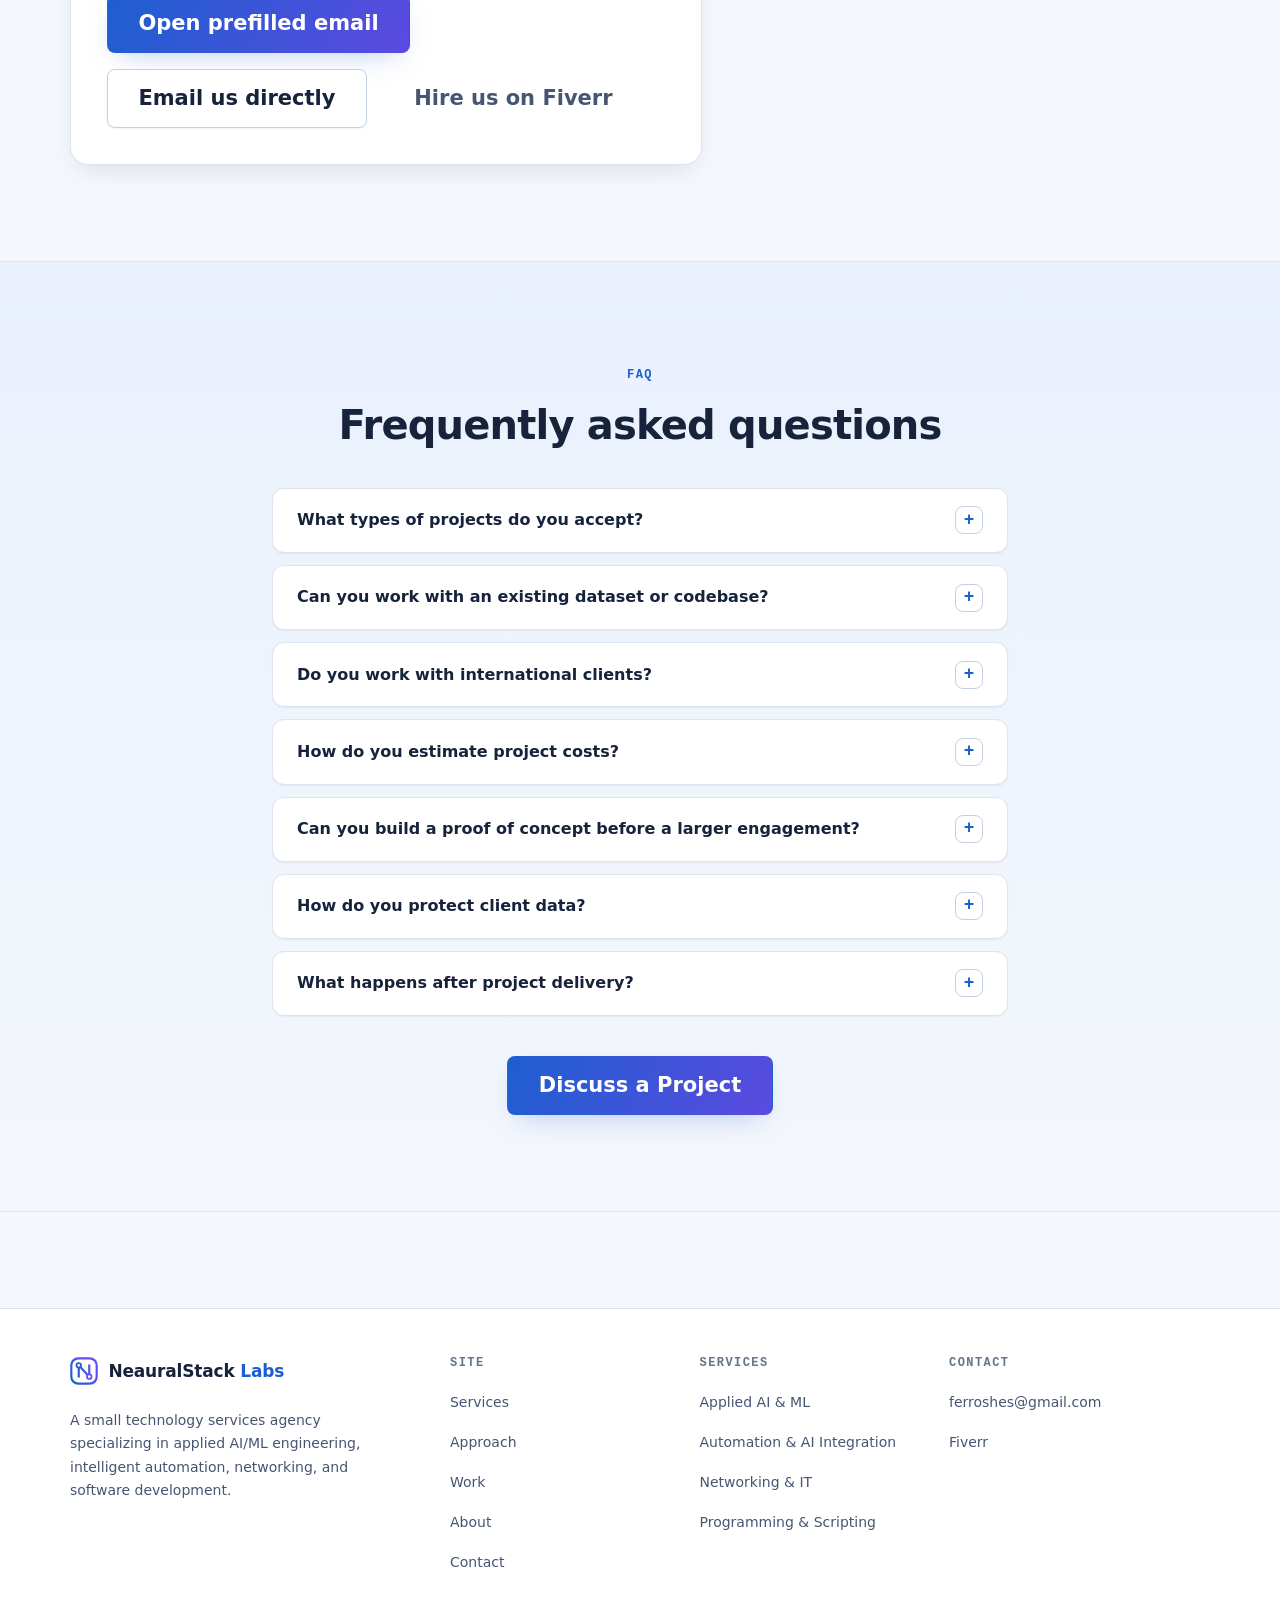
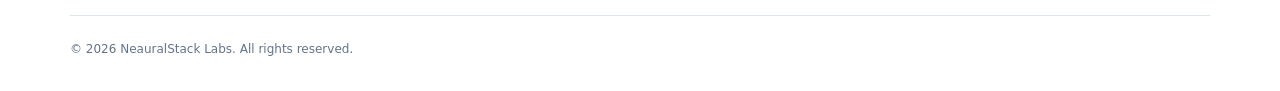
<file: contact.html>
<!DOCTYPE html>
<html lang="en">
<head>
  <meta charset="utf-8">
  <meta name="viewport" content="width=device-width, initial-scale=1">
  <title>Contact — NeauralStack Labs</title>
  <meta name="description" content="Discuss a project with NeauralStack Labs. Tell us about your problem and we will respond with an honest assessment of fit.">
  <!-- TODO(owner): replace with the production domain once confirmed -->
  <link rel="canonical" href="https://neuralstack-labs.vercel.app/contact.html">
  <meta name="theme-color" content="#f4f7fc">

  <meta property="og:type" content="website">
  <meta property="og:site_name" content="NeauralStack Labs">
  <meta property="og:title" content="Contact — NeauralStack Labs">
  <meta property="og:description" content="Tell us about your project. We respond with an honest assessment of fit.">
  <meta property="og:url" content="https://neuralstack-labs.vercel.app/contact.html">
  <meta property="og:image" content="https://neuralstack-labs.vercel.app/assets/og-image.png">
  <meta name="twitter:card" content="summary_large_image">
  <meta name="twitter:title" content="Contact — NeauralStack Labs">
  <meta name="twitter:description" content="Tell us about your project. We respond with an honest assessment of fit.">
  <meta name="twitter:image" content="https://neuralstack-labs.vercel.app/assets/og-image.png">

  <link rel="icon" type="image/svg+xml" href="assets/favicon.svg">
  <link rel="stylesheet" href="css/tokens.css">
  <link rel="stylesheet" href="css/base.css">
  <link rel="stylesheet" href="css/components.css">
  <script src="js/main.js" defer></script>
  <script src="js/chatbot.js" defer></script>
</head>
<body>
  <a class="skip-link" href="#main">Skip to content</a>

  <header class="site-header">
    <div class="container site-header__inner">
      <a class="brand" href="index.html" aria-label="NeauralStack Labs — home">
        <svg class="brand__mark" width="32" height="32" viewBox="0 0 32 32" fill="none" aria-hidden="true">
          <defs>
            <linearGradient id="brand-grad" x1="4" y1="28" x2="28" y2="4" gradientUnits="userSpaceOnUse">
              <stop stop-color="#1D5FD0"/><stop offset="1" stop-color="#6D4AFF"/>
            </linearGradient>
          </defs>
          <rect x="1.5" y="1.5" width="29" height="29" rx="8" stroke="url(#brand-grad)" stroke-width="2.5"/>
          <path d="M10 22.5V9.5L22 22.5V9.5" stroke="url(#brand-grad)" stroke-width="2.5" stroke-linecap="round" stroke-linejoin="round"/>
          <circle cx="10" cy="9.5" r="2.6" fill="#ffffff" stroke="#1D5FD0" stroke-width="2"/>
          <circle cx="22" cy="22.5" r="2.6" fill="#ffffff" stroke="#6D4AFF" stroke-width="2"/>
        </svg>
        <span class="brand__name">NeauralStack&nbsp;<span>Labs</span></span>
      </a>

      <button class="nav-toggle" data-nav-toggle type="button" aria-expanded="false" aria-controls="primary-nav">
        <span class="nav-toggle__bar" aria-hidden="true"></span>
        <span class="sr-only">Menu</span>
      </button>

      <nav class="nav" id="primary-nav" aria-label="Primary">
        <ul class="nav__list">
          <li class="nav-item has-dropdown">
            <button class="nav__link" type="button" aria-expanded="false" aria-controls="nav-services">
              Services
              <svg class="nav__caret" viewBox="0 0 12 8" fill="none" aria-hidden="true"><path d="M1 1.5 6 6.5l5-5" stroke="currentColor" stroke-width="1.6" stroke-linecap="round" stroke-linejoin="round"/></svg>
            </button>
            <div class="nav-dropdown nav-dropdown--wide" id="nav-services">
              <a class="nav-dropdown__link" href="services.html#ai-ml">
                <span class="nav-dropdown__title">Applied AI &amp; Machine Learning</span>
                <span class="nav-dropdown__desc">Models, evaluation, prediction APIs</span>
              </a>
              <a class="nav-dropdown__link" href="services.html#automation">
                <span class="nav-dropdown__title">Automation &amp; AI Integration</span>
                <span class="nav-dropdown__desc">Workflows, pipelines, internal tools</span>
              </a>
              <a class="nav-dropdown__link" href="services.html#networking">
                <span class="nav-dropdown__title">Networking &amp; IT</span>
                <span class="nav-dropdown__desc">Configuration, diagnostics, Linux</span>
              </a>
              <a class="nav-dropdown__link" href="services.html#programming">
                <span class="nav-dropdown__title">Programming &amp; Scripting</span>
                <span class="nav-dropdown__desc">Python, REST APIs, prototypes</span>
              </a>
              <a class="nav-dropdown__all" href="services.html">All services →</a>
            </div>
          </li>

          <li class="nav-item has-dropdown">
            <button class="nav__link" type="button" aria-expanded="false" aria-controls="nav-approach">
              Approach
              <svg class="nav__caret" viewBox="0 0 12 8" fill="none" aria-hidden="true"><path d="M1 1.5 6 6.5l5-5" stroke="currentColor" stroke-width="1.6" stroke-linecap="round" stroke-linejoin="round"/></svg>
            </button>
            <div class="nav-dropdown" id="nav-approach">
              <a class="nav-dropdown__link" href="approach.html#process">
                <span class="nav-dropdown__title">How we work</span>
                <span class="nav-dropdown__desc">Five stages, start to finish</span>
              </a>
              <a class="nav-dropdown__link" href="approach.html">
                <span class="nav-dropdown__title">Our approach</span>
                <span class="nav-dropdown__desc">Principles, honesty, and QA</span>
              </a>
            </div>
          </li>

          <li><a class="nav__link" href="work.html">Work</a></li>

          <li class="nav-item has-dropdown">
            <button class="nav__link" type="button" aria-expanded="false" aria-controls="nav-about">
              About
              <svg class="nav__caret" viewBox="0 0 12 8" fill="none" aria-hidden="true"><path d="M1 1.5 6 6.5l5-5" stroke="currentColor" stroke-width="1.6" stroke-linecap="round" stroke-linejoin="round"/></svg>
            </button>
            <div class="nav-dropdown" id="nav-about">
              <a class="nav-dropdown__link" href="about.html">
                <span class="nav-dropdown__title">About us</span>
                <span class="nav-dropdown__desc">Who we are and what we believe</span>
              </a>
              <a class="nav-dropdown__link" href="about.html#team-title">
                <span class="nav-dropdown__title">Meet the team</span>
                <span class="nav-dropdown__desc">The engineers behind the work</span>
              </a>
            </div>
          </li>

          <li><a class="nav__link" href="contact.html" aria-current="page">Contact</a></li>
        </ul>
        <a class="btn btn--primary btn--sm nav__cta" href="contact.html">Discuss a Project</a>
      </nav>
    </div>
  </header>

  <main id="main">
    <!-- Page header -->
    <section class="hero section--tight" aria-labelledby="page-title">
      <div class="grid-backdrop" aria-hidden="true"></div>
      <div class="container">
        <p class="eyebrow">Contact</p>
        <h1 id="page-title">Discuss a project</h1>
        <p class="lede" style="max-width: 44rem;">
          Tell us what you are trying to achieve. We will respond with an honest assessment
          of whether we are the right team — and what it would take if we are.
        </p>
      </div>
    </section>

    <!-- Contact form + aside -->
    <section class="section" aria-labelledby="form-title">
      <div class="container">
        <div class="contact-layout">
          <div class="contact-panel reveal">
            <h2 id="form-title" style="font-size: var(--fs-xl); margin-bottom: var(--space-5);">Project inquiry</h2>

            <form class="form" id="inquiry-form" action="mailto:ferroshes@gmail.com" method="post" enctype="text/plain" novalidate>
              <div class="form__row form__row--2">
                <div class="field">
                  <label class="field__label" for="name">Name <span aria-hidden="true">*</span></label>
                  <input id="name" name="name" type="text" autocomplete="name" required data-required aria-required="true" aria-describedby="name-error">
                  <p class="field__error" id="name-error" role="alert"></p>
                </div>
                <div class="field">
                  <label class="field__label" for="email">Work email <span aria-hidden="true">*</span></label>
                  <input id="email" name="email" type="email" autocomplete="email" required data-required aria-required="true" aria-describedby="email-error">
                  <p class="field__error" id="email-error" role="alert"></p>
                </div>
              </div>

              <div class="form__row form__row--2">
                <div class="field">
                  <label class="field__label" for="company">Company or project name <span class="field__optional">(optional)</span></label>
                  <input id="company" name="company" type="text" autocomplete="organization">
                </div>
                <div class="field">
                  <label class="field__label" for="service">Service category <span aria-hidden="true">*</span></label>
                  <select id="service" name="service" required data-required aria-required="true" aria-describedby="service-error">
                    <option value="">Select a category…</option>
                    <option value="ai-ml">Applied AI &amp; Machine Learning</option>
                    <option value="automation">Automation &amp; AI Integration</option>
                    <option value="networking">Networking &amp; IT Engineering</option>
                    <option value="programming">Programming &amp; Scripting</option>
                    <option value="other">Something else / not sure yet</option>
                  </select>
                  <p class="field__error" id="service-error" role="alert"></p>
                </div>
              </div>

              <div class="field">
                <label class="field__label" for="description">Project description <span aria-hidden="true">*</span></label>
                <textarea id="description" name="description" required data-required aria-required="true" aria-describedby="description-error description-hint" maxlength="2000" placeholder="What problem are you trying to solve? What data or systems are involved? What does success look like?"></textarea>
                <p class="field__hint" id="description-hint">A few sentences is enough. Maximum 2,000 characters.</p>
                <p class="field__error" id="description-error" role="alert"></p>
              </div>

              <div class="form__row form__row--2">
                <div class="field">
                  <label class="field__label" for="budget">Approximate budget <span class="field__optional">(optional)</span></label>
                  <select id="budget" name="budget">
                    <option value="">Prefer not to say yet</option>
                    <option value="under-1k">Under $1,000</option>
                    <option value="1k-5k">$1,000 – $5,000</option>
                    <option value="5k-15k">$5,000 – $15,000</option>
                    <option value="15k-plus">$15,000+</option>
                    <option value="unsure">Not sure yet</option>
                  </select>
                </div>
                <div class="field">
                  <label class="field__label" for="timeline">Desired timeline <span class="field__optional">(optional)</span></label>
                  <select id="timeline" name="timeline">
                    <option value="">No specific deadline</option>
                    <option value="asap">As soon as possible</option>
                    <option value="1-month">Within a month</option>
                    <option value="1-3-months">1 – 3 months</option>
                    <option value="3-plus-months">3+ months</option>
                    <option value="exploring">Just exploring</option>
                  </select>
                </div>
              </div>

              <p class="form__note">
                <strong>How this form works:</strong> when you press send, your own email
                application opens with your answers prefilled — you review and send it from
                there. Nothing is stored on this website. If your email app does not open,
                email us directly at <a href="mailto:ferroshes@gmail.com">ferroshes@gmail.com</a>.
              </p>

              <!--
                PRIVACY NOTE (draft — requires owner review before launch).
                The wording below only describes what this static site actually does.
                TODO(owner): review and approve this text, and add a real privacy
                policy page before collecting inquiries at scale.
              -->
              <p class="form__note" style="border-left-color: var(--violet); background-color: rgba(139, 92, 246, 0.07); border-color: rgba(139, 92, 246, 0.3);">
                <strong>Privacy (draft — pending owner confirmation):</strong> your inquiry
                travels through your own email provider to our inbox. We use the details you
                send only to reply about your project and to assess fit. We do not sell or
                share inquiry details. Do not include passwords, API keys, or other secrets
                in your message.
              </p>

              <div class="btn-row">
                <button class="btn btn--primary btn--lg" type="submit">Open prefilled email</button>
                <a class="btn btn--secondary btn--lg" href="mailto:ferroshes@gmail.com">Email us directly</a>
                <a class="btn btn--ghost btn--lg" href="https://www.fiverr.com/sellers/ibrahim5665" target="_blank" rel="noopener noreferrer">Hire us on Fiverr<span class="sr-only"> — opens in a new tab</span></a>
              </div>

              <div class="form__status" id="form-status" role="status" aria-live="polite" tabindex="-1"></div>
            </form>
          </div>

          <aside class="contact-aside reveal" aria-label="Other ways to reach us">
            <div class="card">
              <div class="contact-method">
                <span class="contact-method__icon" aria-hidden="true">
                  <svg width="18" height="18" viewBox="0 0 24 24" fill="none" stroke="currentColor" stroke-width="1.8" stroke-linecap="round" stroke-linejoin="round">
                    <rect x="2" y="4" width="20" height="16" rx="2"/><path d="m2 7 10 6 10-6"/>
                  </svg>
                </span>
                <div>
                  <p class="contact-method__label">Email</p>
                  <p class="contact-method__value"><a href="mailto:ferroshes@gmail.com">ferroshes@gmail.com</a></p>
                </div>
              </div>
            </div>

            <div class="card">
              <div class="contact-method">
                <span class="contact-method__icon" aria-hidden="true">
                  <svg width="18" height="18" viewBox="0 0 24 24" fill="none" stroke="currentColor" stroke-width="1.8" stroke-linecap="round" stroke-linejoin="round">
                    <path d="M12 22s8-4 8-10V5l-8-3-8 3v7c0 6 8 10 8 10z"/>
                  </svg>
                </span>
                <div>
                  <p class="contact-method__label">Fiverr</p>
                  <p class="contact-method__value">
                    <a href="https://www.fiverr.com/sellers/ibrahim5665" target="_blank" rel="noopener noreferrer">
                      Hire us on Fiverr<span class="sr-only"> — opens in a new tab</span>
                    </a>
                  </p>
                </div>
              </div>
            </div>

            <div class="card">
              <div class="contact-method">
                <span class="contact-method__icon" aria-hidden="true">
                  <svg width="18" height="18" viewBox="0 0 24 24" fill="none" stroke="currentColor" stroke-width="1.8" stroke-linecap="round" stroke-linejoin="round">
                    <circle cx="12" cy="12" r="9"/><path d="M12 7v5l3 3"/>
                  </svg>
                </span>
                <div>
                  <p class="contact-method__label">Response time</p>
                  <p class="contact-method__value">We aim to reply within 2 business days.</p>
                </div>
              </div>
            </div>

            <div class="card">
              <div class="contact-method">
                <span class="contact-method__icon" aria-hidden="true">
                  <svg width="18" height="18" viewBox="0 0 24 24" fill="none" stroke="currentColor" stroke-width="1.8" stroke-linecap="round" stroke-linejoin="round">
                    <circle cx="12" cy="12" r="9"/><path d="M3 12h18M12 3a15 15 0 0 1 0 18M12 3a15 15 0 0 0 0 18"/>
                  </svg>
                </span>
                <div>
                  <p class="contact-method__label">Location</p>
                  <p class="contact-method__value">Remote-first. We work with international clients.</p>
                </div>
              </div>
            </div>

            <!-- Fiverr (ibrahim5665) is the business profile link above.
                 TODO(owner): add a LinkedIn company page here too, when one exists. -->
          </aside>
        </div>
      </div>
    </section>

    <!-- FAQ -->
    <section class="section section--elevated" id="faq" aria-labelledby="faq-title">
      <div class="container container--narrow">
        <div class="section-head section-head--center reveal">
          <p class="eyebrow">FAQ</p>
          <h2 id="faq-title">Frequently asked questions</h2>
        </div>

        <div class="faq reveal">
          <details class="faq__item">
            <summary class="faq__question">What types of projects do you accept?</summary>
            <div class="faq__answer">
              <p>
                Projects that fit our four service areas: applied AI/ML, automation and
                integration, networking and IT engineering, and programming/scripting.
                We take on work for startups, SMEs, and founders building AI-powered
                products. If a request falls outside what we can realistically deliver,
                we will say so rather than take the work.
              </p>
            </div>
          </details>

          <details class="faq__item">
            <summary class="faq__question">Can you work with an existing dataset or codebase?</summary>
            <div class="faq__answer">
              <p>
                Yes. Most projects start from something that already exists — a dataset
                with quirks, a codebase with history, or a process that half-works. Part
                of discovery is understanding what you have before proposing what to
                change.
              </p>
            </div>
          </details>

          <details class="faq__item">
            <summary class="faq__question">Do you work with international clients?</summary>
            <div class="faq__answer">
              <p>
                Yes. We are remote-first and work with clients across time zones.
                Communication happens in writing with scheduled calls where they help.
              </p>
            </div>
          </details>

          <details class="faq__item">
            <summary class="faq__question">How do you estimate project costs?</summary>
            <div class="faq__answer">
              <p>
                After discovery, we provide a written scope with deliverables, assumptions,
                and a price or price range. Small, well-defined projects can usually be
                fixed-price. Larger or uncertain ones may be staged, with each stage scoped
                and priced separately. We do not quote a firm number before understanding
                the problem — any estimate at that point would be a guess.
              </p>
            </div>
          </details>

          <details class="faq__item">
            <summary class="faq__question">Can you build a proof of concept before a larger engagement?</summary>
            <div class="faq__answer">
              <p>
                Yes, and we often recommend it. A scoped proof of concept lets both sides
                test the working relationship and the technical assumptions before a larger
                commitment. If the PoC shows the idea does not hold, you have spent less
                finding that out.
              </p>
            </div>
          </details>

          <details class="faq__item">
            <summary class="faq__question">How do you protect client data?</summary>
            <div class="faq__answer">
              <p>
                We only access the data needed for the agreed scope, handle it carefully,
                and do not use client data for unrelated purposes. For networking work,
                all assessments and changes require your explicit authorization. Specific
                data-handling terms can be written into the project agreement.
                <em>Owner note: confirm your actual data-handling process and update this
                answer before launch.</em>
              </p>
            </div>
          </details>

          <details class="faq__item">
            <summary class="faq__question">What happens after project delivery?</summary>
            <div class="faq__answer">
              <p>
                You receive the agreed artifacts, documentation, and a handover. What
                happens next — support, iteration, or handover to your own team — is
                agreed during scoping. Ongoing support can be arranged separately if needed.
                <em>Owner note: confirm your actual post-delivery policy and update this
                answer before launch.</em>
              </p>
            </div>
          </details>
        </div>

        <div class="btn-row reveal" style="margin-top: var(--space-7); justify-content: center;">
          <a class="btn btn--primary btn--lg" href="#inquiry-form">Discuss a Project</a>
        </div>
      </div>
    </section>
  </main>

  <footer class="site-footer">
    <div class="container">
      <div class="footer__grid">
        <div>
          <a class="brand" href="index.html" aria-label="NeauralStack Labs — home">
            <svg class="brand__mark" width="28" height="28" viewBox="0 0 32 32" fill="none" aria-hidden="true">
              <defs>
                <linearGradient id="brand-grad-f" x1="4" y1="28" x2="28" y2="4" gradientUnits="userSpaceOnUse">
                  <stop stop-color="#1D5FD0"/><stop offset="1" stop-color="#6D4AFF"/>
                </linearGradient>
              </defs>
              <rect x="1.5" y="1.5" width="29" height="29" rx="8" stroke="url(#brand-grad-f)" stroke-width="2.5"/>
              <path d="M10 22.5V9.5L22 22.5V9.5" stroke="url(#brand-grad-f)" stroke-width="2.5" stroke-linecap="round" stroke-linejoin="round"/>
              <circle cx="10" cy="9.5" r="2.6" fill="#ffffff" stroke="#1D5FD0" stroke-width="2"/>
              <circle cx="22" cy="22.5" r="2.6" fill="#ffffff" stroke="#6D4AFF" stroke-width="2"/>
            </svg>
            <span class="brand__name">NeauralStack&nbsp;<span>Labs</span></span>
          </a>
          <p class="footer__brand-text">
            A small technology services agency specializing in applied AI/ML engineering,
            intelligent automation, networking, and software development.
          </p>
        </div>

        <nav aria-label="Footer">
          <h3 class="footer__heading">Site</h3>
          <ul class="footer__links">
            <li><a href="services.html">Services</a></li>
            <li><a href="approach.html">Approach</a></li>
            <li><a href="work.html">Work</a></li>
            <li><a href="about.html">About</a></li>
            <li><a href="contact.html">Contact</a></li>
          </ul>
        </nav>

        <div>
          <h3 class="footer__heading">Services</h3>
          <ul class="footer__links">
            <li><a href="services.html#ai-ml">Applied AI &amp; ML</a></li>
            <li><a href="services.html#automation">Automation &amp; AI Integration</a></li>
            <li><a href="services.html#networking">Networking &amp; IT</a></li>
            <li><a href="services.html#programming">Programming &amp; Scripting</a></li>
          </ul>
        </div>

        <div>
          <h3 class="footer__heading">Contact</h3>
          <ul class="footer__links">
            <li><a href="mailto:ferroshes@gmail.com">ferroshes@gmail.com</a></li>
            <li><a href="https://www.fiverr.com/sellers/ibrahim5665" target="_blank" rel="noopener noreferrer">Fiverr<span class="sr-only"> (opens in a new tab)</span></a></li>
          </ul>
        </div>
      </div>

      <div class="footer__bottom">
        <p>&copy; <span data-year>2026</span> NeauralStack Labs. All rights reserved.</p>
      </div>
    </div>
  </footer>

  <!-- ==================== CHATBOT (automated assistant) ==================== -->
  <button class="chat-fab" id="chat-fab" data-chat-toggle type="button" aria-expanded="false" aria-controls="chat-panel" aria-label="Open automated assistant">
    <svg class="chat-fab__icon chat-fab__icon--open" viewBox="0 0 24 24" fill="none" stroke="currentColor" stroke-width="1.8" stroke-linecap="round" stroke-linejoin="round" aria-hidden="true">
      <path d="M21 12a8 8 0 0 1-8 8H5l-2 2V12a8 8 0 0 1 8-8h2a8 8 0 0 1 8 8Z"/>
      <path d="M8.5 10.5h7M8.5 14h4.5"/>
    </svg>
    <svg class="chat-fab__icon chat-fab__icon--close" viewBox="0 0 24 24" fill="none" stroke="currentColor" stroke-width="2" stroke-linecap="round" aria-hidden="true">
      <path d="M6 6l12 12M18 6 6 18"/>
    </svg>
  </button>

  <div class="chat-panel" id="chat-panel" data-chat-panel hidden role="dialog" aria-label="NeauralStack automated assistant">
    <div class="chat-panel__header">
      <span class="chat-panel__avatar" aria-hidden="true">
        <svg width="18" height="18" viewBox="0 0 24 24" fill="none" stroke="currentColor" stroke-width="1.8" stroke-linecap="round" stroke-linejoin="round">
          <path d="M21 12a8 8 0 0 1-8 8H5l-2 2V12a8 8 0 0 1 8-8h2a8 8 0 0 1 8 8Z"/>
        </svg>
      </span>
      <div>
        <p class="chat-panel__title">NeauralStack Assistant</p>
        <p class="chat-panel__subtitle">Automated helper — not a person</p>
      </div>
    </div>
    <div class="chat-log" data-chat-log role="log" aria-live="polite" aria-relevant="additions"></div>
    <div class="chat-chips" data-chat-chips></div>
    <form class="chat-panel__form" data-chat-form>
      <label class="sr-only" for="chat-input">Type your message</label>
      <input class="chat-panel__input" id="chat-input" data-chat-input type="text" placeholder="Ask about services or pricing…" autocomplete="off">
      <button class="chat-panel__send" type="submit" aria-label="Send message">
        <svg width="16" height="16" viewBox="0 0 16 16" fill="none" aria-hidden="true"><path d="M2 8h11M9 3.5 13.5 8 9 12.5" stroke="currentColor" stroke-width="1.7" stroke-linecap="round" stroke-linejoin="round"/></svg>
      </button>
    </form>
  </div>
</body>
</html>
</file>
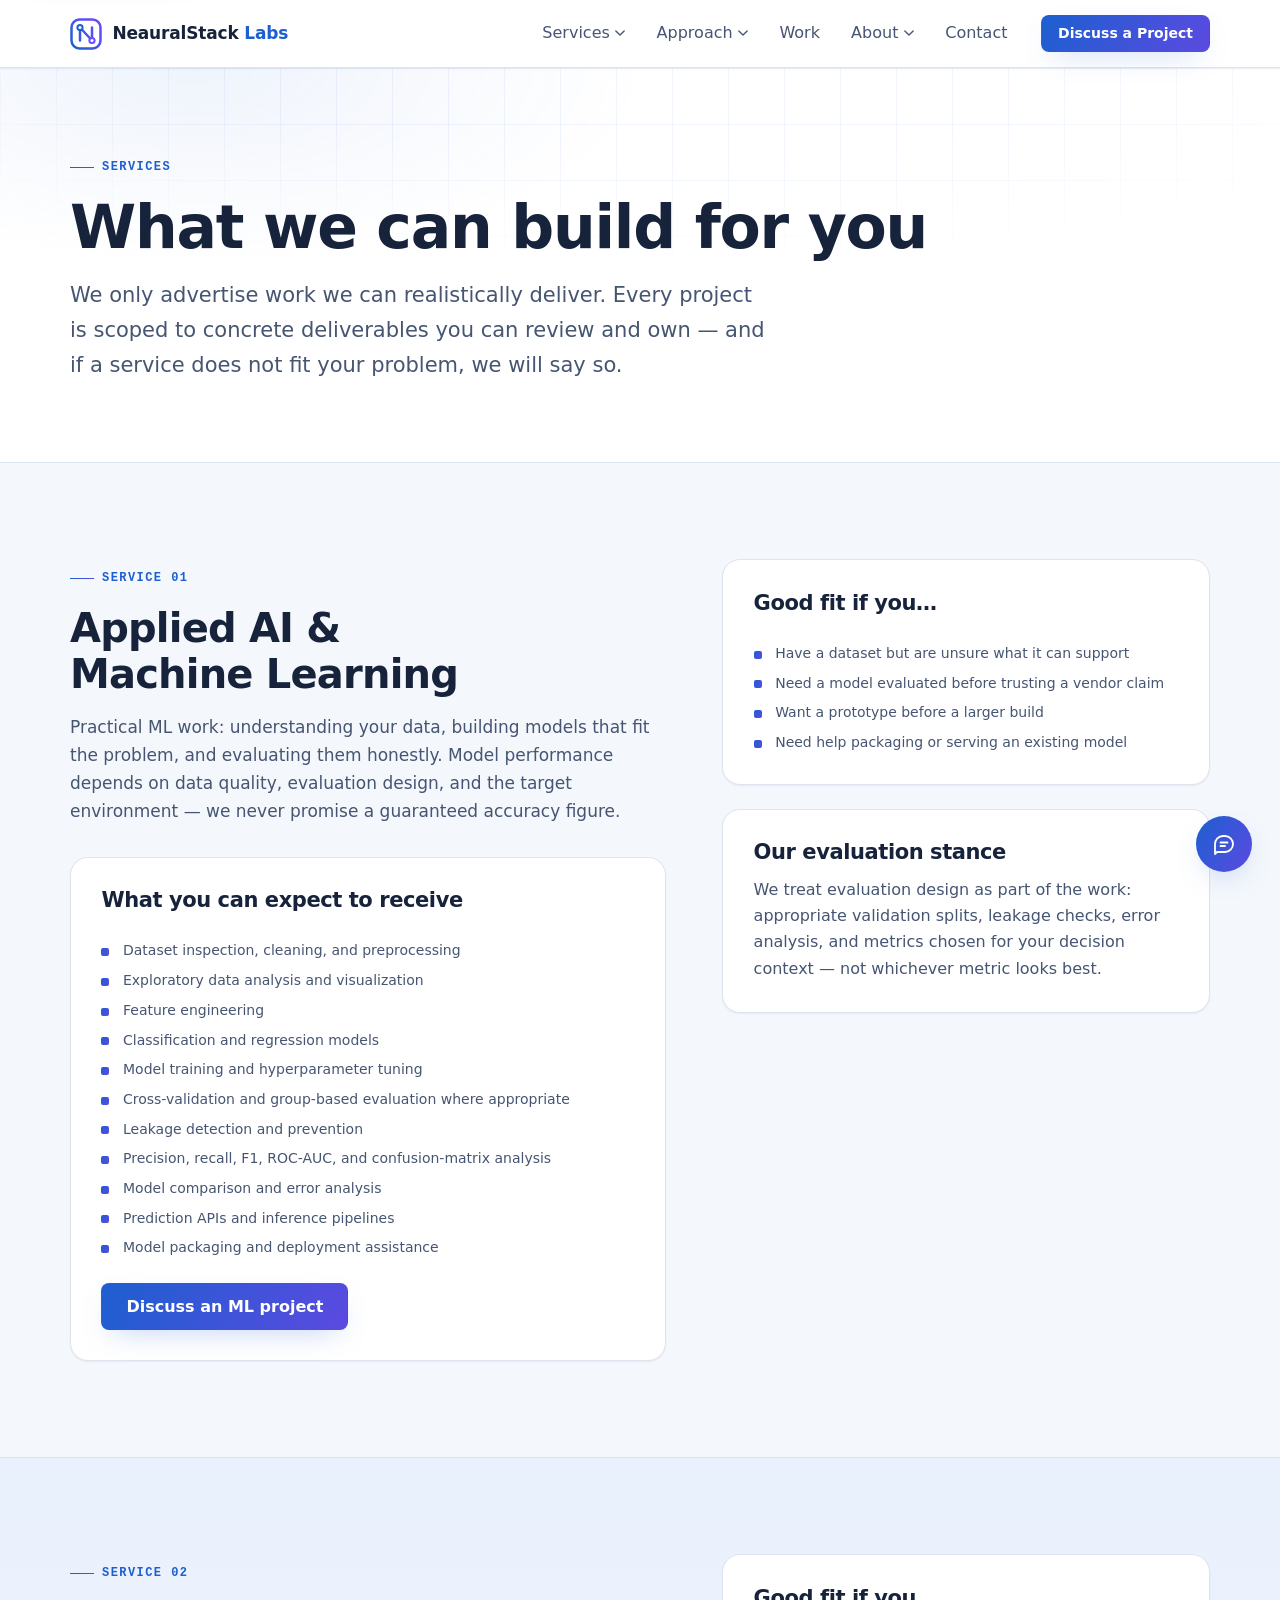
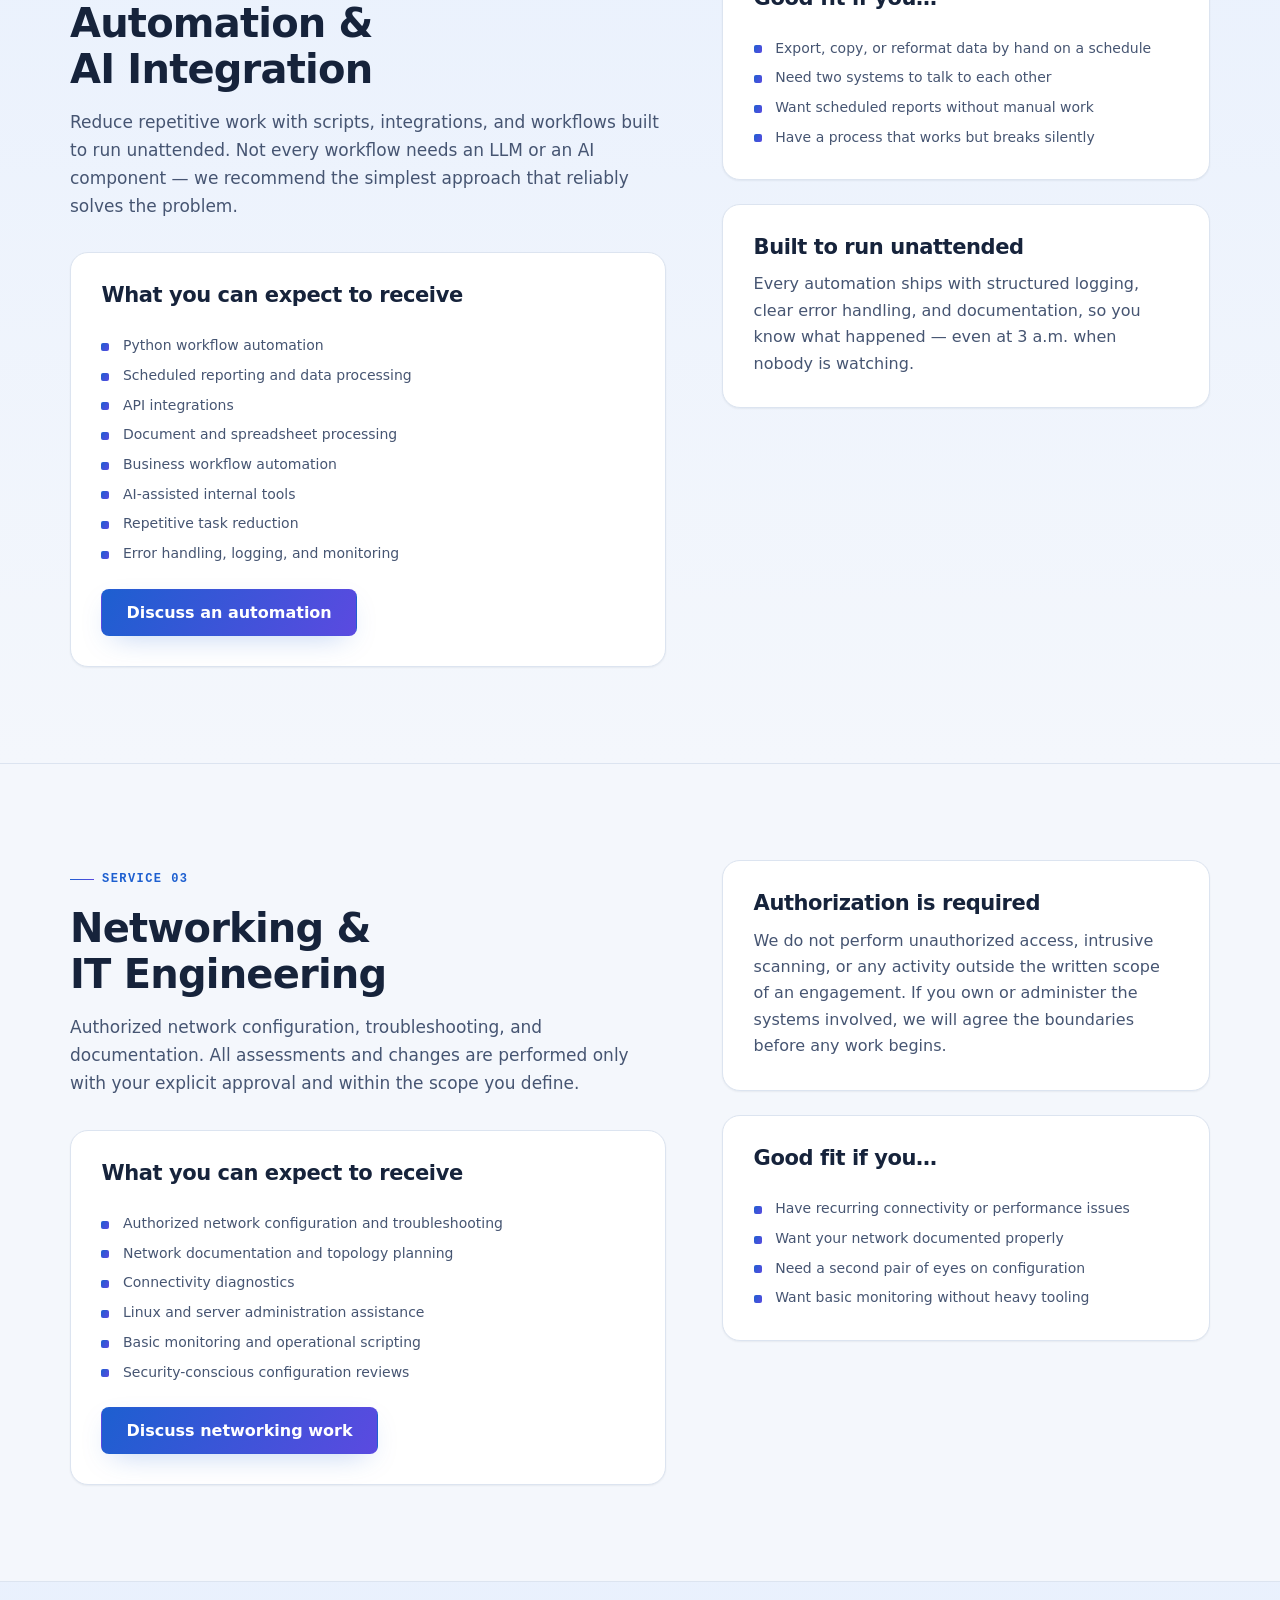
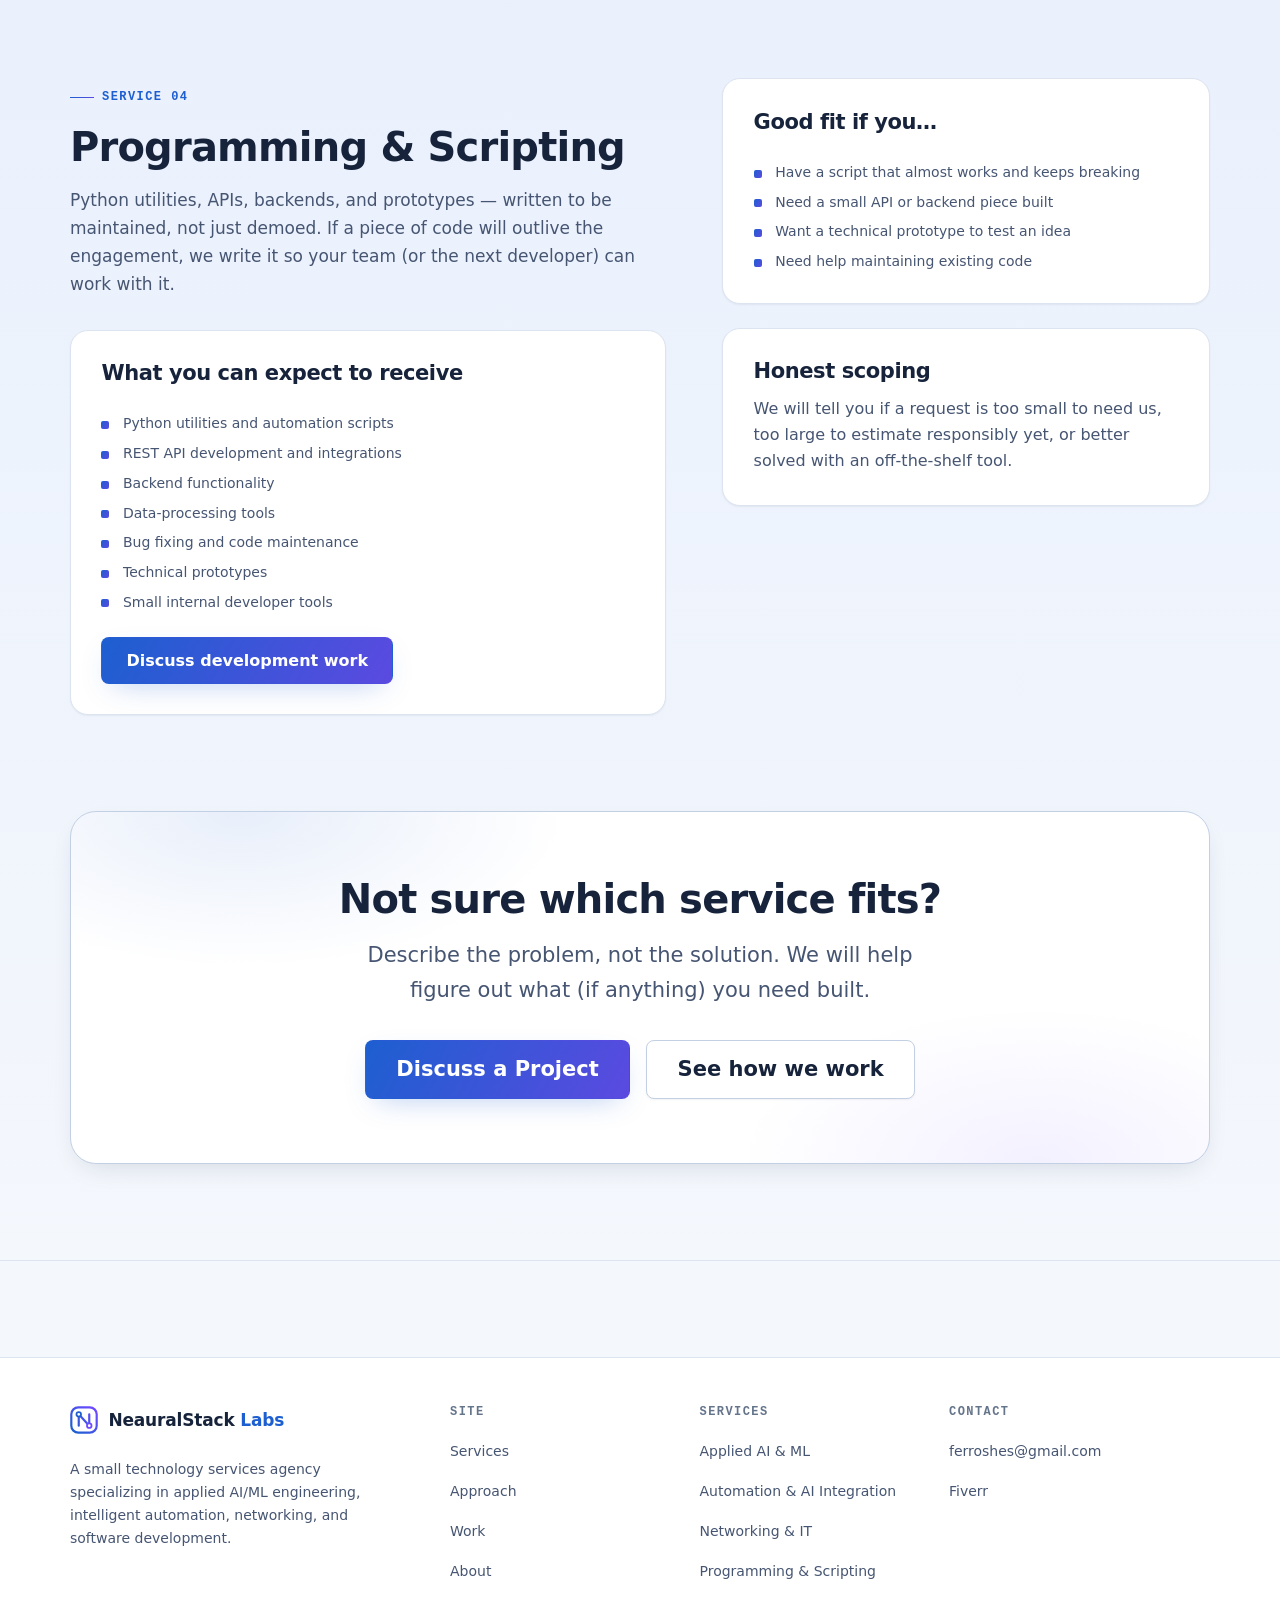
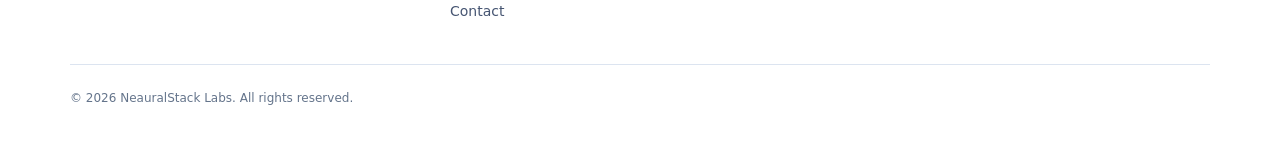
<file: services.html>
<!DOCTYPE html>
<html lang="en">
<head>
  <meta charset="utf-8">
  <meta name="viewport" content="width=device-width, initial-scale=1">
  <title>Services — NeauralStack Labs</title>
  <meta name="description" content="Applied AI and machine learning, automation and AI integration, networking and IT engineering, and programming and scripting — scoped to clear deliverables.">
  <!-- TODO(owner): replace with the production domain once confirmed -->
  <link rel="canonical" href="https://neuralstack-labs.vercel.app/services.html">
  <meta name="theme-color" content="#f4f7fc">

  <meta property="og:type" content="website">
  <meta property="og:site_name" content="NeauralStack Labs">
  <meta property="og:title" content="Services — NeauralStack Labs">
  <meta property="og:description" content="Four focused service areas: applied AI/ML, automation, networking &amp; IT, and software development.">
  <meta property="og:url" content="https://neuralstack-labs.vercel.app/services.html">
  <meta property="og:image" content="https://neuralstack-labs.vercel.app/assets/og-image.png">
  <meta name="twitter:card" content="summary_large_image">
  <meta name="twitter:title" content="Services — NeauralStack Labs">
  <meta name="twitter:description" content="Four focused service areas: applied AI/ML, automation, networking &amp; IT, and software development.">
  <meta name="twitter:image" content="https://neuralstack-labs.vercel.app/assets/og-image.png">

  <link rel="icon" type="image/svg+xml" href="assets/favicon.svg">
  <link rel="stylesheet" href="css/tokens.css">
  <link rel="stylesheet" href="css/base.css">
  <link rel="stylesheet" href="css/components.css">
  <script src="js/main.js" defer></script>
  <script src="js/chatbot.js" defer></script>
</head>
<body>
  <a class="skip-link" href="#main">Skip to content</a>

  <header class="site-header">
    <div class="container site-header__inner">
      <a class="brand" href="index.html" aria-label="NeauralStack Labs — home">
        <svg class="brand__mark" width="32" height="32" viewBox="0 0 32 32" fill="none" aria-hidden="true">
          <defs>
            <linearGradient id="brand-grad" x1="4" y1="28" x2="28" y2="4" gradientUnits="userSpaceOnUse">
              <stop stop-color="#1D5FD0"/><stop offset="1" stop-color="#6D4AFF"/>
            </linearGradient>
          </defs>
          <rect x="1.5" y="1.5" width="29" height="29" rx="8" stroke="url(#brand-grad)" stroke-width="2.5"/>
          <path d="M10 22.5V9.5L22 22.5V9.5" stroke="url(#brand-grad)" stroke-width="2.5" stroke-linecap="round" stroke-linejoin="round"/>
          <circle cx="10" cy="9.5" r="2.6" fill="#ffffff" stroke="#1D5FD0" stroke-width="2"/>
          <circle cx="22" cy="22.5" r="2.6" fill="#ffffff" stroke="#6D4AFF" stroke-width="2"/>
        </svg>
        <span class="brand__name">NeauralStack&nbsp;<span>Labs</span></span>
      </a>

      <button class="nav-toggle" data-nav-toggle type="button" aria-expanded="false" aria-controls="primary-nav">
        <span class="nav-toggle__bar" aria-hidden="true"></span>
        <span class="sr-only">Menu</span>
      </button>

      <nav class="nav" id="primary-nav" aria-label="Primary">
        <ul class="nav__list">
          <li class="nav-item has-dropdown">
            <button class="nav__link" type="button" aria-expanded="false" aria-controls="nav-services">
              Services
              <svg class="nav__caret" viewBox="0 0 12 8" fill="none" aria-hidden="true"><path d="M1 1.5 6 6.5l5-5" stroke="currentColor" stroke-width="1.6" stroke-linecap="round" stroke-linejoin="round"/></svg>
            </button>
            <div class="nav-dropdown nav-dropdown--wide" id="nav-services">
              <a class="nav-dropdown__link" href="services.html#ai-ml">
                <span class="nav-dropdown__title">Applied AI &amp; Machine Learning</span>
                <span class="nav-dropdown__desc">Models, evaluation, prediction APIs</span>
              </a>
              <a class="nav-dropdown__link" href="services.html#automation">
                <span class="nav-dropdown__title">Automation &amp; AI Integration</span>
                <span class="nav-dropdown__desc">Workflows, pipelines, internal tools</span>
              </a>
              <a class="nav-dropdown__link" href="services.html#networking">
                <span class="nav-dropdown__title">Networking &amp; IT</span>
                <span class="nav-dropdown__desc">Configuration, diagnostics, Linux</span>
              </a>
              <a class="nav-dropdown__link" href="services.html#programming">
                <span class="nav-dropdown__title">Programming &amp; Scripting</span>
                <span class="nav-dropdown__desc">Python, REST APIs, prototypes</span>
              </a>
              <a class="nav-dropdown__all" href="services.html" aria-current="page">All services →</a>
            </div>
          </li>

          <li class="nav-item has-dropdown">
            <button class="nav__link" type="button" aria-expanded="false" aria-controls="nav-approach">
              Approach
              <svg class="nav__caret" viewBox="0 0 12 8" fill="none" aria-hidden="true"><path d="M1 1.5 6 6.5l5-5" stroke="currentColor" stroke-width="1.6" stroke-linecap="round" stroke-linejoin="round"/></svg>
            </button>
            <div class="nav-dropdown" id="nav-approach">
              <a class="nav-dropdown__link" href="approach.html#process">
                <span class="nav-dropdown__title">How we work</span>
                <span class="nav-dropdown__desc">Five stages, start to finish</span>
              </a>
              <a class="nav-dropdown__link" href="approach.html">
                <span class="nav-dropdown__title">Our approach</span>
                <span class="nav-dropdown__desc">Principles, honesty, and QA</span>
              </a>
            </div>
          </li>

          <li><a class="nav__link" href="work.html">Work</a></li>

          <li class="nav-item has-dropdown">
            <button class="nav__link" type="button" aria-expanded="false" aria-controls="nav-about">
              About
              <svg class="nav__caret" viewBox="0 0 12 8" fill="none" aria-hidden="true"><path d="M1 1.5 6 6.5l5-5" stroke="currentColor" stroke-width="1.6" stroke-linecap="round" stroke-linejoin="round"/></svg>
            </button>
            <div class="nav-dropdown" id="nav-about">
              <a class="nav-dropdown__link" href="about.html">
                <span class="nav-dropdown__title">About us</span>
                <span class="nav-dropdown__desc">Who we are and what we believe</span>
              </a>
              <a class="nav-dropdown__link" href="about.html#team-title">
                <span class="nav-dropdown__title">Meet the team</span>
                <span class="nav-dropdown__desc">The engineers behind the work</span>
              </a>
            </div>
          </li>

          <li><a class="nav__link" href="contact.html">Contact</a></li>
        </ul>
        <a class="btn btn--primary btn--sm nav__cta" href="contact.html">Discuss a Project</a>
      </nav>
    </div>
  </header>

  <main id="main">
    <!-- Page header -->
    <section class="hero section--tight" aria-labelledby="page-title">
      <div class="grid-backdrop" aria-hidden="true"></div>
      <div class="container">
        <p class="eyebrow">Services</p>
        <h1 id="page-title">What we can build for you</h1>
        <p class="lede" style="max-width: 44rem;">
          We only advertise work we can realistically deliver. Every project is scoped to
          concrete deliverables you can review and own — and if a service does not fit
          your problem, we will say so.
        </p>
      </div>
    </section>

    <!-- Service 1 -->
    <section class="section" id="ai-ml" aria-labelledby="ai-ml-title">
      <div class="container">
        <div class="about-split">
          <div class="reveal">
            <p class="eyebrow">Service 01</p>
            <h2 id="ai-ml-title">Applied AI &amp; Machine Learning</h2>
            <p class="text-dim" style="margin-top: var(--space-4);">
              Practical ML work: understanding your data, building models that fit the problem,
              and evaluating them honestly. Model performance depends on data quality, evaluation
              design, and the target environment — we never promise a guaranteed accuracy figure.
            </p>
            <div class="card" style="margin-top: var(--space-6);">
              <h3 class="card__title" style="font-size: var(--fs-lg);">What you can expect to receive</h3>
              <ul class="card__list">
                <li>Dataset inspection, cleaning, and preprocessing</li>
                <li>Exploratory data analysis and visualization</li>
                <li>Feature engineering</li>
                <li>Classification and regression models</li>
                <li>Model training and hyperparameter tuning</li>
                <li>Cross-validation and group-based evaluation where appropriate</li>
                <li>Leakage detection and prevention</li>
                <li>Precision, recall, F1, ROC-AUC, and confusion-matrix analysis</li>
                <li>Model comparison and error analysis</li>
                <li>Prediction APIs and inference pipelines</li>
                <li>Model packaging and deployment assistance</li>
              </ul>
              <div class="card__footer">
                <a class="btn btn--primary" href="contact.html?service=ai-ml">Discuss an ML project</a>
              </div>
            </div>
          </div>
          <div class="reveal">
            <div class="card">
              <h3 class="card__title" style="font-size: var(--fs-lg);">Good fit if you…</h3>
              <ul class="card__list">
                <li>Have a dataset but are unsure what it can support</li>
                <li>Need a model evaluated before trusting a vendor claim</li>
                <li>Want a prototype before a larger build</li>
                <li>Need help packaging or serving an existing model</li>
              </ul>
            </div>
            <div class="card" style="margin-top: var(--space-5);">
              <h3 class="card__title" style="font-size: var(--fs-lg);">Our evaluation stance</h3>
              <p class="card__text">
                We treat evaluation design as part of the work: appropriate validation splits,
                leakage checks, error analysis, and metrics chosen for your decision context —
                not whichever metric looks best.
              </p>
            </div>
          </div>
        </div>
      </div>
    </section>

    <!-- Service 2 -->
    <section class="section section--elevated" id="automation" aria-labelledby="automation-title">
      <div class="container">
        <div class="about-split">
          <div class="reveal">
            <p class="eyebrow">Service 02</p>
            <h2 id="automation-title">Automation &amp; AI Integration</h2>
            <p class="text-dim" style="margin-top: var(--space-4);">
              Reduce repetitive work with scripts, integrations, and workflows built to run
              unattended. Not every workflow needs an LLM or an AI component — we recommend
              the simplest approach that reliably solves the problem.
            </p>
            <div class="card" style="margin-top: var(--space-6);">
              <h3 class="card__title" style="font-size: var(--fs-lg);">What you can expect to receive</h3>
              <ul class="card__list">
                <li>Python workflow automation</li>
                <li>Scheduled reporting and data processing</li>
                <li>API integrations</li>
                <li>Document and spreadsheet processing</li>
                <li>Business workflow automation</li>
                <li>AI-assisted internal tools</li>
                <li>Repetitive task reduction</li>
                <li>Error handling, logging, and monitoring</li>
              </ul>
              <div class="card__footer">
                <a class="btn btn--primary" href="contact.html?service=automation">Discuss an automation</a>
              </div>
            </div>
          </div>
          <div class="reveal">
            <div class="card">
              <h3 class="card__title" style="font-size: var(--fs-lg);">Good fit if you…</h3>
              <ul class="card__list">
                <li>Export, copy, or reformat data by hand on a schedule</li>
                <li>Need two systems to talk to each other</li>
                <li>Want scheduled reports without manual work</li>
                <li>Have a process that works but breaks silently</li>
              </ul>
            </div>
            <div class="card" style="margin-top: var(--space-5);">
              <h3 class="card__title" style="font-size: var(--fs-lg);">Built to run unattended</h3>
              <p class="card__text">
                Every automation ships with structured logging, clear error handling, and
                documentation, so you know what happened — even at 3 a.m. when nobody is watching.
              </p>
            </div>
          </div>
        </div>
      </div>
    </section>

    <!-- Service 3 -->
    <section class="section" id="networking" aria-labelledby="networking-title">
      <div class="container">
        <div class="about-split">
          <div class="reveal">
            <p class="eyebrow">Service 03</p>
            <h2 id="networking-title">Networking &amp; IT Engineering</h2>
            <p class="text-dim" style="margin-top: var(--space-4);">
              Authorized network configuration, troubleshooting, and documentation.
              All assessments and changes are performed only with your explicit approval
              and within the scope you define.
            </p>
            <div class="card" style="margin-top: var(--space-6);">
              <h3 class="card__title" style="font-size: var(--fs-lg);">What you can expect to receive</h3>
              <ul class="card__list">
                <li>Authorized network configuration and troubleshooting</li>
                <li>Network documentation and topology planning</li>
                <li>Connectivity diagnostics</li>
                <li>Linux and server administration assistance</li>
                <li>Basic monitoring and operational scripting</li>
                <li>Security-conscious configuration reviews</li>
              </ul>
              <div class="card__footer">
                <a class="btn btn--primary" href="contact.html?service=networking">Discuss networking work</a>
              </div>
            </div>
          </div>
          <div class="reveal">
            <div class="card">
              <h3 class="card__title" style="font-size: var(--fs-lg);">Authorization is required</h3>
              <p class="card__text">
                We do not perform unauthorized access, intrusive scanning, or any activity
                outside the written scope of an engagement. If you own or administer the
                systems involved, we will agree the boundaries before any work begins.
              </p>
            </div>
            <div class="card" style="margin-top: var(--space-5);">
              <h3 class="card__title" style="font-size: var(--fs-lg);">Good fit if you…</h3>
              <ul class="card__list">
                <li>Have recurring connectivity or performance issues</li>
                <li>Want your network documented properly</li>
                <li>Need a second pair of eyes on configuration</li>
                <li>Want basic monitoring without heavy tooling</li>
              </ul>
            </div>
          </div>
        </div>
      </div>
    </section>

    <!-- Service 4 -->
    <section class="section section--elevated" id="programming" aria-labelledby="programming-title">
      <div class="container">
        <div class="about-split">
          <div class="reveal">
            <p class="eyebrow">Service 04</p>
            <h2 id="programming-title">Programming &amp; Scripting</h2>
            <p class="text-dim" style="margin-top: var(--space-4);">
              Python utilities, APIs, backends, and prototypes — written to be maintained,
              not just demoed. If a piece of code will outlive the engagement, we write it
              so your team (or the next developer) can work with it.
            </p>
            <div class="card" style="margin-top: var(--space-6);">
              <h3 class="card__title" style="font-size: var(--fs-lg);">What you can expect to receive</h3>
              <ul class="card__list">
                <li>Python utilities and automation scripts</li>
                <li>REST API development and integrations</li>
                <li>Backend functionality</li>
                <li>Data-processing tools</li>
                <li>Bug fixing and code maintenance</li>
                <li>Technical prototypes</li>
                <li>Small internal developer tools</li>
              </ul>
              <div class="card__footer">
                <a class="btn btn--primary" href="contact.html?service=programming">Discuss development work</a>
              </div>
            </div>
          </div>
          <div class="reveal">
            <div class="card">
              <h3 class="card__title" style="font-size: var(--fs-lg);">Good fit if you…</h3>
              <ul class="card__list">
                <li>Have a script that almost works and keeps breaking</li>
                <li>Need a small API or backend piece built</li>
                <li>Want a technical prototype to test an idea</li>
                <li>Need help maintaining existing code</li>
              </ul>
            </div>
            <div class="card" style="margin-top: var(--space-5);">
              <h3 class="card__title" style="font-size: var(--fs-lg);">Honest scoping</h3>
              <p class="card__text">
                We will tell you if a request is too small to need us, too large to estimate
                responsibly yet, or better solved with an off-the-shelf tool.
              </p>
            </div>
          </div>
        </div>

        <div class="cta-band reveal" style="margin-top: var(--section-y);">
          <h2 class="cta-band__title">Not sure which service fits?</h2>
          <p class="cta-band__text">Describe the problem, not the solution. We will help figure out what (if anything) you need built.</p>
          <div class="btn-row">
            <a class="btn btn--primary btn--lg" href="contact.html">Discuss a Project</a>
            <a class="btn btn--secondary btn--lg" href="approach.html">See how we work</a>
          </div>
        </div>
      </div>
    </section>
  </main>

  <footer class="site-footer">
    <div class="container">
      <div class="footer__grid">
        <div>
          <a class="brand" href="index.html" aria-label="NeauralStack Labs — home">
            <svg class="brand__mark" width="28" height="28" viewBox="0 0 32 32" fill="none" aria-hidden="true">
              <defs>
                <linearGradient id="brand-grad-f" x1="4" y1="28" x2="28" y2="4" gradientUnits="userSpaceOnUse">
                  <stop stop-color="#1D5FD0"/><stop offset="1" stop-color="#6D4AFF"/>
                </linearGradient>
              </defs>
              <rect x="1.5" y="1.5" width="29" height="29" rx="8" stroke="url(#brand-grad-f)" stroke-width="2.5"/>
              <path d="M10 22.5V9.5L22 22.5V9.5" stroke="url(#brand-grad-f)" stroke-width="2.5" stroke-linecap="round" stroke-linejoin="round"/>
              <circle cx="10" cy="9.5" r="2.6" fill="#ffffff" stroke="#1D5FD0" stroke-width="2"/>
              <circle cx="22" cy="22.5" r="2.6" fill="#ffffff" stroke="#6D4AFF" stroke-width="2"/>
            </svg>
            <span class="brand__name">NeauralStack&nbsp;<span>Labs</span></span>
          </a>
          <p class="footer__brand-text">
            A small technology services agency specializing in applied AI/ML engineering,
            intelligent automation, networking, and software development.
          </p>
        </div>

        <nav aria-label="Footer">
          <h3 class="footer__heading">Site</h3>
          <ul class="footer__links">
            <li><a href="services.html">Services</a></li>
            <li><a href="approach.html">Approach</a></li>
            <li><a href="work.html">Work</a></li>
            <li><a href="about.html">About</a></li>
            <li><a href="contact.html">Contact</a></li>
          </ul>
        </nav>

        <div>
          <h3 class="footer__heading">Services</h3>
          <ul class="footer__links">
            <li><a href="services.html#ai-ml">Applied AI &amp; ML</a></li>
            <li><a href="services.html#automation">Automation &amp; AI Integration</a></li>
            <li><a href="services.html#networking">Networking &amp; IT</a></li>
            <li><a href="services.html#programming">Programming &amp; Scripting</a></li>
          </ul>
        </div>

        <div>
          <h3 class="footer__heading">Contact</h3>
          <ul class="footer__links">
            <li><a href="mailto:ferroshes@gmail.com">ferroshes@gmail.com</a></li>
            <li><a href="https://www.fiverr.com/sellers/ibrahim5665" target="_blank" rel="noopener noreferrer">Fiverr<span class="sr-only"> (opens in a new tab)</span></a></li>
          </ul>
        </div>
      </div>

      <div class="footer__bottom">
        <p>&copy; <span data-year>2026</span> NeauralStack Labs. All rights reserved.</p>
      </div>
    </div>
  </footer>

  <!-- ==================== CHATBOT (automated assistant) ==================== -->
  <button class="chat-fab" id="chat-fab" data-chat-toggle type="button" aria-expanded="false" aria-controls="chat-panel" aria-label="Open automated assistant">
    <svg class="chat-fab__icon chat-fab__icon--open" viewBox="0 0 24 24" fill="none" stroke="currentColor" stroke-width="1.8" stroke-linecap="round" stroke-linejoin="round" aria-hidden="true">
      <path d="M21 12a8 8 0 0 1-8 8H5l-2 2V12a8 8 0 0 1 8-8h2a8 8 0 0 1 8 8Z"/>
      <path d="M8.5 10.5h7M8.5 14h4.5"/>
    </svg>
    <svg class="chat-fab__icon chat-fab__icon--close" viewBox="0 0 24 24" fill="none" stroke="currentColor" stroke-width="2" stroke-linecap="round" aria-hidden="true">
      <path d="M6 6l12 12M18 6 6 18"/>
    </svg>
  </button>

  <div class="chat-panel" id="chat-panel" data-chat-panel hidden role="dialog" aria-label="NeauralStack automated assistant">
    <div class="chat-panel__header">
      <span class="chat-panel__avatar" aria-hidden="true">
        <svg width="18" height="18" viewBox="0 0 24 24" fill="none" stroke="currentColor" stroke-width="1.8" stroke-linecap="round" stroke-linejoin="round">
          <path d="M21 12a8 8 0 0 1-8 8H5l-2 2V12a8 8 0 0 1 8-8h2a8 8 0 0 1 8 8Z"/>
        </svg>
      </span>
      <div>
        <p class="chat-panel__title">NeauralStack Assistant</p>
        <p class="chat-panel__subtitle">Automated helper — not a person</p>
      </div>
    </div>
    <div class="chat-log" data-chat-log role="log" aria-live="polite" aria-relevant="additions"></div>
    <div class="chat-chips" data-chat-chips></div>
    <form class="chat-panel__form" data-chat-form>
      <label class="sr-only" for="chat-input">Type your message</label>
      <input class="chat-panel__input" id="chat-input" data-chat-input type="text" placeholder="Ask about services or pricing…" autocomplete="off">
      <button class="chat-panel__send" type="submit" aria-label="Send message">
        <svg width="16" height="16" viewBox="0 0 16 16" fill="none" aria-hidden="true"><path d="M2 8h11M9 3.5 13.5 8 9 12.5" stroke="currentColor" stroke-width="1.7" stroke-linecap="round" stroke-linejoin="round"/></svg>
      </button>
    </form>
  </div>
</body>
</html>
</file>
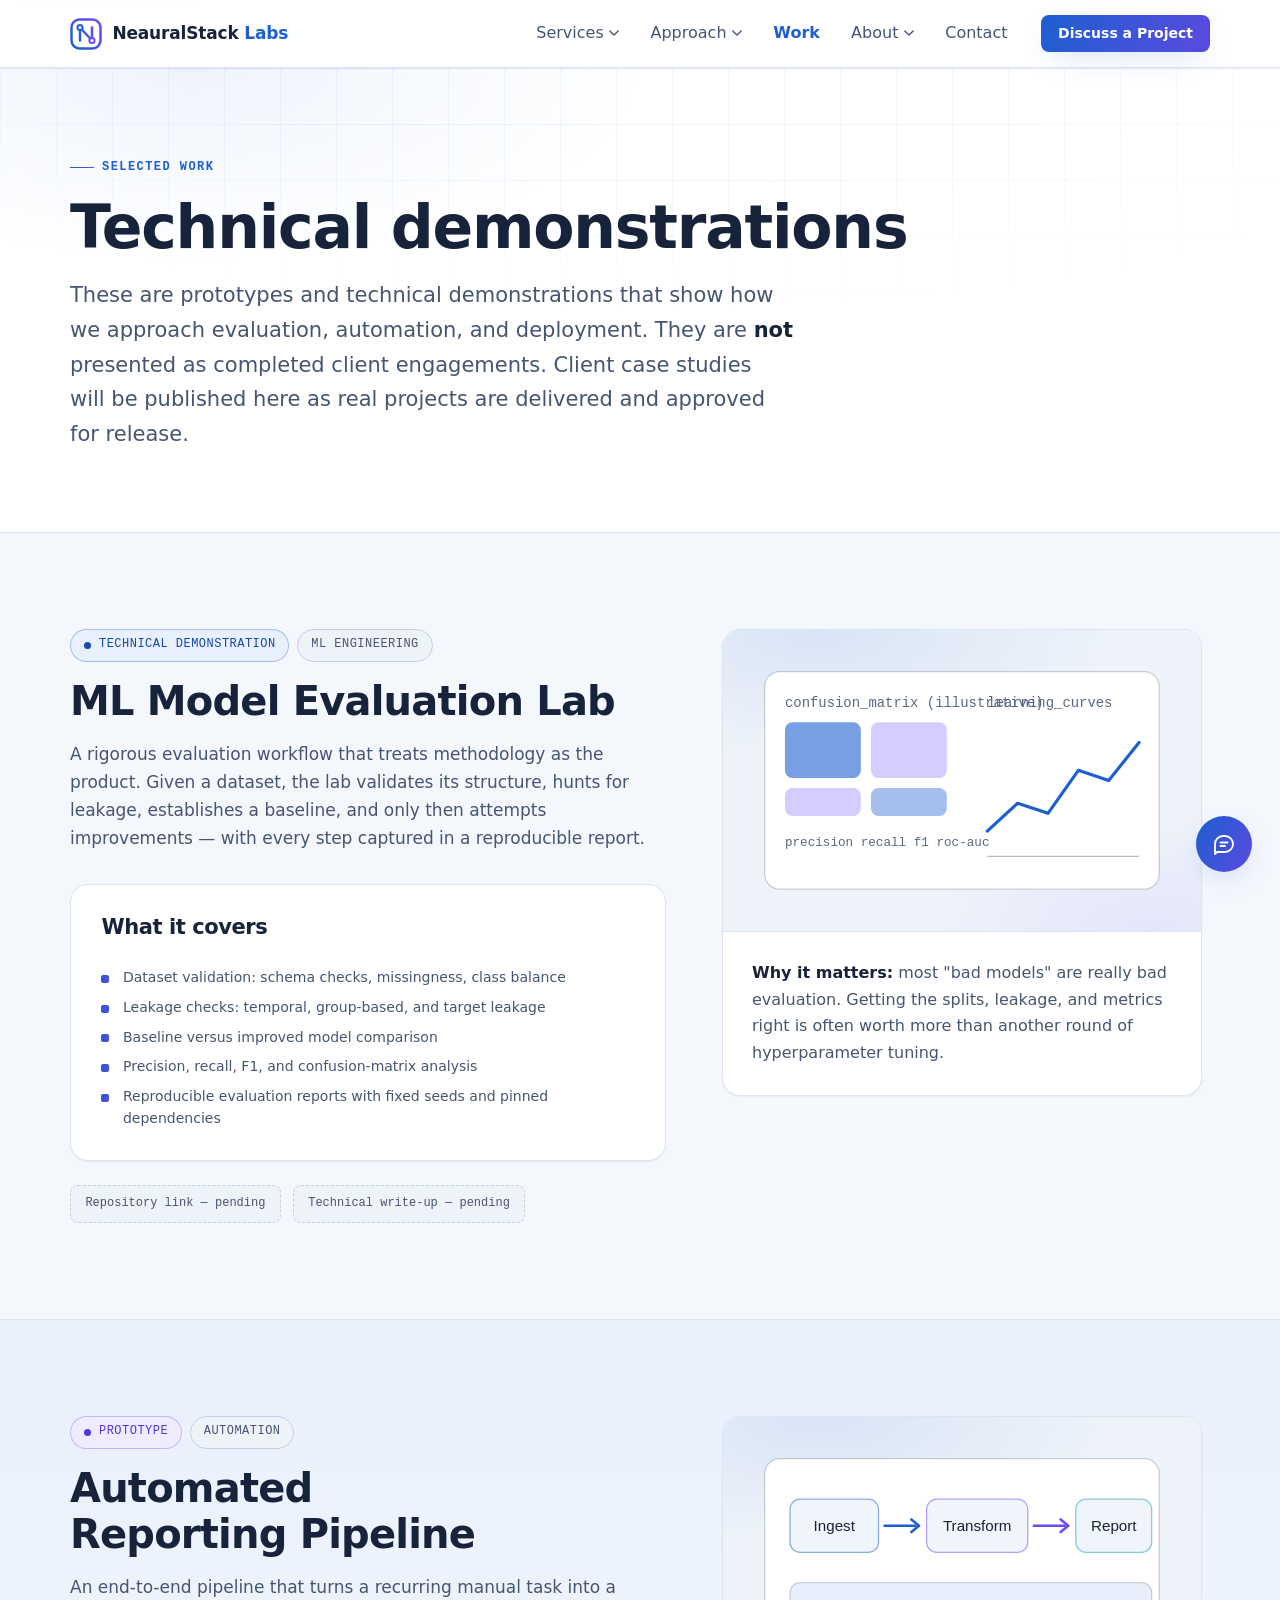
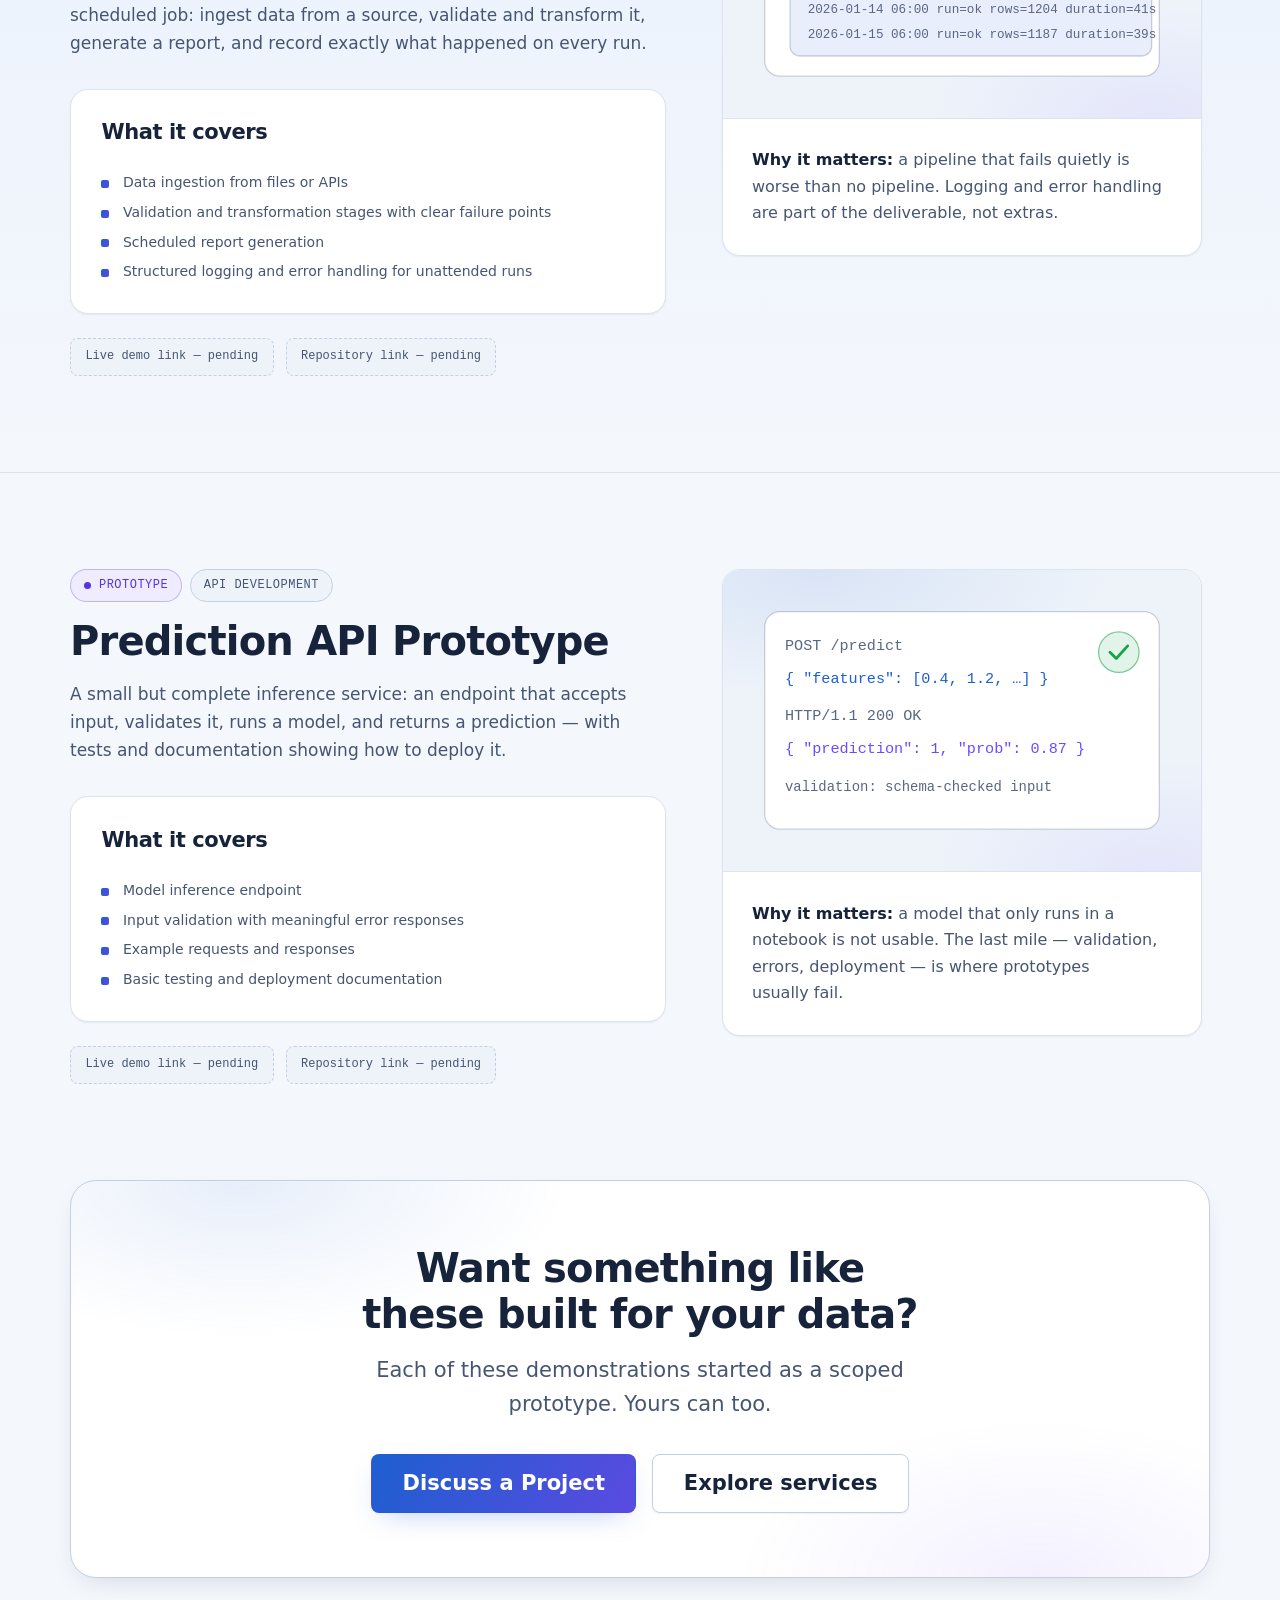
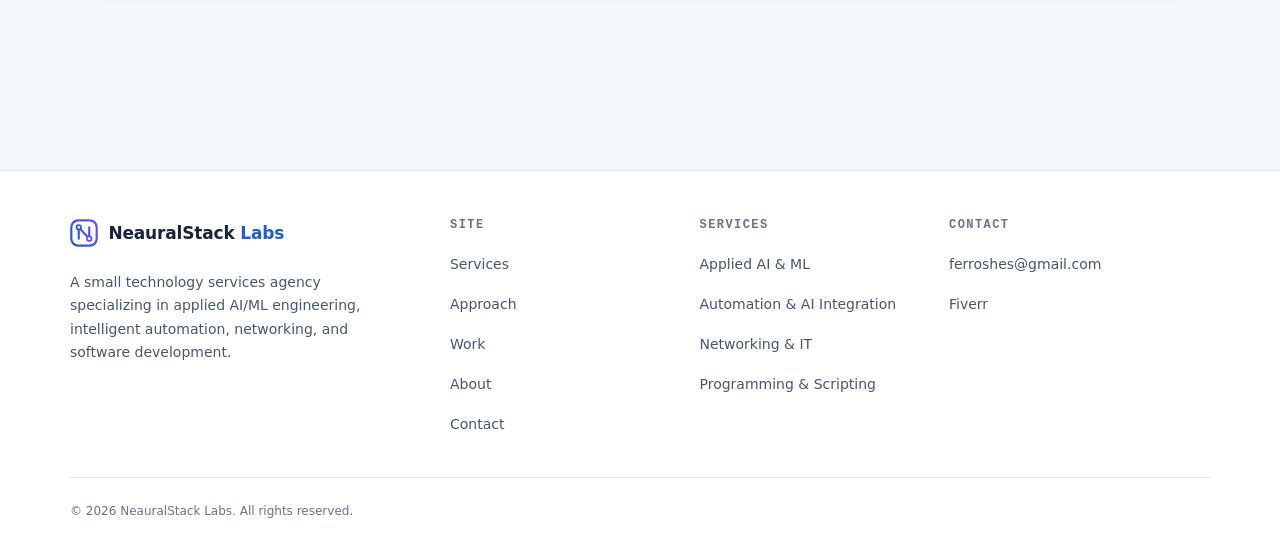
<file: work.html>
<!DOCTYPE html>
<html lang="en">
<head>
  <meta charset="utf-8">
  <meta name="viewport" content="width=device-width, initial-scale=1">
  <title>Work — NeauralStack Labs</title>
  <meta name="description" content="Technical demonstrations from NeauralStack Labs: an ML model evaluation lab, an automated reporting pipeline, and a prediction API prototype.">
  <!-- TODO(owner): replace with the production domain once confirmed -->
  <link rel="canonical" href="https://neuralstack-labs.vercel.app/work.html">
  <meta name="theme-color" content="#f4f7fc">

  <meta property="og:type" content="website">
  <meta property="og:site_name" content="NeauralStack Labs">
  <meta property="og:title" content="Work — NeauralStack Labs">
  <meta property="og:description" content="Technical demonstrations showing how we think and build: evaluation pipelines, reporting automation, and prediction APIs.">
  <meta property="og:url" content="https://neuralstack-labs.vercel.app/work.html">
  <meta property="og:image" content="https://neuralstack-labs.vercel.app/assets/og-image.png">
  <meta name="twitter:card" content="summary_large_image">
  <meta name="twitter:title" content="Work — NeauralStack Labs">
  <meta name="twitter:description" content="Technical demonstrations showing how we think and build.">
  <meta name="twitter:image" content="https://neuralstack-labs.vercel.app/assets/og-image.png">

  <link rel="icon" type="image/svg+xml" href="assets/favicon.svg">
  <link rel="stylesheet" href="css/tokens.css">
  <link rel="stylesheet" href="css/base.css">
  <link rel="stylesheet" href="css/components.css">
  <script src="js/main.js" defer></script>
  <script src="js/chatbot.js" defer></script>
</head>
<body>
  <a class="skip-link" href="#main">Skip to content</a>

  <header class="site-header">
    <div class="container site-header__inner">
      <a class="brand" href="index.html" aria-label="NeauralStack Labs — home">
        <svg class="brand__mark" width="32" height="32" viewBox="0 0 32 32" fill="none" aria-hidden="true">
          <defs>
            <linearGradient id="brand-grad" x1="4" y1="28" x2="28" y2="4" gradientUnits="userSpaceOnUse">
              <stop stop-color="#1D5FD0"/><stop offset="1" stop-color="#6D4AFF"/>
            </linearGradient>
          </defs>
          <rect x="1.5" y="1.5" width="29" height="29" rx="8" stroke="url(#brand-grad)" stroke-width="2.5"/>
          <path d="M10 22.5V9.5L22 22.5V9.5" stroke="url(#brand-grad)" stroke-width="2.5" stroke-linecap="round" stroke-linejoin="round"/>
          <circle cx="10" cy="9.5" r="2.6" fill="#ffffff" stroke="#1D5FD0" stroke-width="2"/>
          <circle cx="22" cy="22.5" r="2.6" fill="#ffffff" stroke="#6D4AFF" stroke-width="2"/>
        </svg>
        <span class="brand__name">NeauralStack&nbsp;<span>Labs</span></span>
      </a>

      <button class="nav-toggle" data-nav-toggle type="button" aria-expanded="false" aria-controls="primary-nav">
        <span class="nav-toggle__bar" aria-hidden="true"></span>
        <span class="sr-only">Menu</span>
      </button>

      <nav class="nav" id="primary-nav" aria-label="Primary">
        <ul class="nav__list">
          <li class="nav-item has-dropdown">
            <button class="nav__link" type="button" aria-expanded="false" aria-controls="nav-services">
              Services
              <svg class="nav__caret" viewBox="0 0 12 8" fill="none" aria-hidden="true"><path d="M1 1.5 6 6.5l5-5" stroke="currentColor" stroke-width="1.6" stroke-linecap="round" stroke-linejoin="round"/></svg>
            </button>
            <div class="nav-dropdown nav-dropdown--wide" id="nav-services">
              <a class="nav-dropdown__link" href="services.html#ai-ml">
                <span class="nav-dropdown__title">Applied AI &amp; Machine Learning</span>
                <span class="nav-dropdown__desc">Models, evaluation, prediction APIs</span>
              </a>
              <a class="nav-dropdown__link" href="services.html#automation">
                <span class="nav-dropdown__title">Automation &amp; AI Integration</span>
                <span class="nav-dropdown__desc">Workflows, pipelines, internal tools</span>
              </a>
              <a class="nav-dropdown__link" href="services.html#networking">
                <span class="nav-dropdown__title">Networking &amp; IT</span>
                <span class="nav-dropdown__desc">Configuration, diagnostics, Linux</span>
              </a>
              <a class="nav-dropdown__link" href="services.html#programming">
                <span class="nav-dropdown__title">Programming &amp; Scripting</span>
                <span class="nav-dropdown__desc">Python, REST APIs, prototypes</span>
              </a>
              <a class="nav-dropdown__all" href="services.html">All services →</a>
            </div>
          </li>

          <li class="nav-item has-dropdown">
            <button class="nav__link" type="button" aria-expanded="false" aria-controls="nav-approach">
              Approach
              <svg class="nav__caret" viewBox="0 0 12 8" fill="none" aria-hidden="true"><path d="M1 1.5 6 6.5l5-5" stroke="currentColor" stroke-width="1.6" stroke-linecap="round" stroke-linejoin="round"/></svg>
            </button>
            <div class="nav-dropdown" id="nav-approach">
              <a class="nav-dropdown__link" href="approach.html#process">
                <span class="nav-dropdown__title">How we work</span>
                <span class="nav-dropdown__desc">Five stages, start to finish</span>
              </a>
              <a class="nav-dropdown__link" href="approach.html">
                <span class="nav-dropdown__title">Our approach</span>
                <span class="nav-dropdown__desc">Principles, honesty, and QA</span>
              </a>
            </div>
          </li>

          <li><a class="nav__link" href="work.html" aria-current="page">Work</a></li>

          <li class="nav-item has-dropdown">
            <button class="nav__link" type="button" aria-expanded="false" aria-controls="nav-about">
              About
              <svg class="nav__caret" viewBox="0 0 12 8" fill="none" aria-hidden="true"><path d="M1 1.5 6 6.5l5-5" stroke="currentColor" stroke-width="1.6" stroke-linecap="round" stroke-linejoin="round"/></svg>
            </button>
            <div class="nav-dropdown" id="nav-about">
              <a class="nav-dropdown__link" href="about.html">
                <span class="nav-dropdown__title">About us</span>
                <span class="nav-dropdown__desc">Who we are and what we believe</span>
              </a>
              <a class="nav-dropdown__link" href="about.html#team-title">
                <span class="nav-dropdown__title">Meet the team</span>
                <span class="nav-dropdown__desc">The engineers behind the work</span>
              </a>
            </div>
          </li>

          <li><a class="nav__link" href="contact.html">Contact</a></li>
        </ul>
        <a class="btn btn--primary btn--sm nav__cta" href="contact.html">Discuss a Project</a>
      </nav>
    </div>
  </header>

  <main id="main">
    <!-- Page header -->
    <section class="hero section--tight" aria-labelledby="page-title">
      <div class="grid-backdrop" aria-hidden="true"></div>
      <div class="container">
        <p class="eyebrow">Selected work</p>
        <h1 id="page-title">Technical demonstrations</h1>
        <p class="lede" style="max-width: 46rem;">
          These are prototypes and technical demonstrations that show how we approach
          evaluation, automation, and deployment. They are <strong>not</strong> presented as
          completed client engagements. Client case studies will be published here as real
          projects are delivered and approved for release.
        </p>
      </div>
    </section>

    <!-- Demo 1 -->
    <section class="section" id="ml-evaluation-lab" aria-labelledby="demo-1-title">
      <div class="container">
        <article class="about-split">
          <div class="reveal">
            <div class="work-card__badges" style="margin-bottom: var(--space-4);">
              <span class="badge badge--demo"><span class="badge-dot" aria-hidden="true"></span>Technical demonstration</span>
              <span class="badge">ML engineering</span>
            </div>
            <h2 id="demo-1-title">ML Model Evaluation Lab</h2>
            <p class="text-dim" style="margin-top: var(--space-4);">
              A rigorous evaluation workflow that treats methodology as the product.
              Given a dataset, the lab validates its structure, hunts for leakage,
              establishes a baseline, and only then attempts improvements — with every
              step captured in a reproducible report.
            </p>
            <div class="card" style="margin-top: var(--space-6);">
              <h3 class="card__title" style="font-size: var(--fs-lg);">What it covers</h3>
              <ul class="card__list">
                <li>Dataset validation: schema checks, missingness, class balance</li>
                <li>Leakage checks: temporal, group-based, and target leakage</li>
                <li>Baseline versus improved model comparison</li>
                <li>Precision, recall, F1, and confusion-matrix analysis</li>
                <li>Reproducible evaluation reports with fixed seeds and pinned dependencies</li>
              </ul>
            </div>
            <div class="work-card__links" style="margin-top: var(--space-5); border-top: none; padding-top: 0;">
              <span class="link-pending" title="Replace with the real repository URL when published">Repository link — pending</span>
              <span class="link-pending" title="Replace with the real write-up URL when published">Technical write-up — pending</span>
            </div>
          </div>
          <div class="reveal">
            <div class="work-card" style="max-width: 30rem;">
              <div class="work-card__media">
                <svg viewBox="0 0 340 200" fill="none" aria-hidden="true" width="100%">
                  <rect x="14" y="14" width="312" height="172" rx="12" fill="#ffffff" stroke="rgba(22,35,59,0.2)"/>
                  <text x="30" y="42" font-family="Menlo, Consolas, monospace" font-size="11" fill="#5A6784">confusion_matrix (illustrative)</text>
                  <rect x="30" y="54" width="60" height="44" rx="6" fill="rgba(29,95,208,0.6)"/>
                  <rect x="98" y="54" width="60" height="44" rx="6" fill="rgba(109,74,255,0.28)"/>
                  <rect x="30" y="106" width="60" height="22" rx="6" fill="rgba(109,74,255,0.28)"/>
                  <rect x="98" y="106" width="60" height="22" rx="6" fill="rgba(29,95,208,0.4)"/>
                  <text x="30" y="152" font-family="Menlo, Consolas, monospace" font-size="10" fill="#5A6784">precision  recall  f1  roc-auc</text>
                  <path d="M190 140 214 118 238 126 262 92 286 100 310 70" stroke="url(#w1g)" stroke-width="2.5" stroke-linecap="round" stroke-linejoin="round"/>
                  <defs><linearGradient id="w1g" x1="190" y1="140" x2="310" y2="70"><stop stop-color="#1D5FD0"/><stop offset="1" stop-color="#6D4AFF"/></linearGradient></defs>
                  <text x="190" y="42" font-family="Menlo, Consolas, monospace" font-size="11" fill="#5A6784">learning_curves</text>
                  <line x1="190" y1="160" x2="310" y2="160" stroke="rgba(22,35,59,0.3)"/>
                </svg>
              </div>
              <div class="work-card__body">
                <p class="work-card__text" style="margin-bottom: 0;">
                  <strong>Why it matters:</strong> most "bad models" are really bad evaluation.
                  Getting the splits, leakage, and metrics right is often worth more than another
                  round of hyperparameter tuning.
                </p>
              </div>
            </div>
          </div>
        </article>
      </div>
    </section>

    <!-- Demo 2 -->
    <section class="section section--elevated" id="reporting-pipeline" aria-labelledby="demo-2-title">
      <div class="container">
        <article class="about-split">
          <div class="reveal">
            <div class="work-card__badges" style="margin-bottom: var(--space-4);">
              <span class="badge badge--prototype"><span class="badge-dot" aria-hidden="true"></span>Prototype</span>
              <span class="badge">Automation</span>
            </div>
            <h2 id="demo-2-title">Automated Reporting Pipeline</h2>
            <p class="text-dim" style="margin-top: var(--space-4);">
              An end-to-end pipeline that turns a recurring manual task into a scheduled job:
              ingest data from a source, validate and transform it, generate a report, and
              record exactly what happened on every run.
            </p>
            <div class="card" style="margin-top: var(--space-6);">
              <h3 class="card__title" style="font-size: var(--fs-lg);">What it covers</h3>
              <ul class="card__list">
                <li>Data ingestion from files or APIs</li>
                <li>Validation and transformation stages with clear failure points</li>
                <li>Scheduled report generation</li>
                <li>Structured logging and error handling for unattended runs</li>
              </ul>
            </div>
            <div class="work-card__links" style="margin-top: var(--space-5); border-top: none; padding-top: 0;">
              <span class="link-pending" title="Replace with the real live-demo URL when published">Live demo link — pending</span>
              <span class="link-pending" title="Replace with the real repository URL when published">Repository link — pending</span>
            </div>
          </div>
          <div class="reveal">
            <div class="work-card" style="max-width: 30rem;">
              <div class="work-card__media">
                <svg viewBox="0 0 340 200" fill="none" aria-hidden="true" width="100%">
                  <rect x="14" y="14" width="312" height="172" rx="12" fill="#ffffff" stroke="rgba(22,35,59,0.2)"/>
                  <rect x="34" y="46" width="70" height="42" rx="8" fill="#f0f4fb" stroke="rgba(29,95,208,0.5)"/>
                  <text x="69" y="71" text-anchor="middle" font-family="Segoe UI, Arial, sans-serif" font-size="12" fill="#16233b">Ingest</text>
                  <path d="M108 67h26" stroke="#1D5FD0" stroke-width="2"/><path d="m130 62 6 5-6 5" fill="none" stroke="#1D5FD0" stroke-width="2" stroke-linecap="round" stroke-linejoin="round"/>
                  <rect x="142" y="46" width="80" height="42" rx="8" fill="#f0f4fb" stroke="rgba(109,74,255,0.5)"/>
                  <text x="182" y="71" text-anchor="middle" font-family="Segoe UI, Arial, sans-serif" font-size="12" fill="#16233b">Transform</text>
                  <path d="M226 67h26" stroke="#6D4AFF" stroke-width="2"/><path d="m248 62 6 5-6 5" fill="none" stroke="#6D4AFF" stroke-width="2" stroke-linecap="round" stroke-linejoin="round"/>
                  <rect x="260" y="46" width="60" height="42" rx="8" fill="#f0f4fb" stroke="rgba(14,157,179,0.5)"/>
                  <text x="290" y="71" text-anchor="middle" font-family="Segoe UI, Arial, sans-serif" font-size="12" fill="#16233b">Report</text>
                  <rect x="34" y="112" width="286" height="58" rx="8" fill="#e8eefb" stroke="rgba(22,35,59,0.2)"/>
                  <text x="48" y="136" font-family="Menlo, Consolas, monospace" font-size="10" fill="#5A6784">2026-01-14 06:00 run=ok rows=1204 duration=41s</text>
                  <text x="48" y="156" font-family="Menlo, Consolas, monospace" font-size="10" fill="#5A6784">2026-01-15 06:00 run=ok rows=1187 duration=39s</text>
                </svg>
              </div>
              <div class="work-card__body">
                <p class="work-card__text" style="margin-bottom: 0;">
                  <strong>Why it matters:</strong> a pipeline that fails quietly is worse than no
                  pipeline. Logging and error handling are part of the deliverable, not extras.
                </p>
              </div>
            </div>
          </div>
        </article>
      </div>
    </section>

    <!-- Demo 3 -->
    <section class="section" id="prediction-api" aria-labelledby="demo-3-title">
      <div class="container">
        <article class="about-split">
          <div class="reveal">
            <div class="work-card__badges" style="margin-bottom: var(--space-4);">
              <span class="badge badge--prototype"><span class="badge-dot" aria-hidden="true"></span>Prototype</span>
              <span class="badge">API development</span>
            </div>
            <h2 id="demo-3-title">Prediction API Prototype</h2>
            <p class="text-dim" style="margin-top: var(--space-4);">
              A small but complete inference service: an endpoint that accepts input,
              validates it, runs a model, and returns a prediction — with tests and
              documentation showing how to deploy it.
            </p>
            <div class="card" style="margin-top: var(--space-6);">
              <h3 class="card__title" style="font-size: var(--fs-lg);">What it covers</h3>
              <ul class="card__list">
                <li>Model inference endpoint</li>
                <li>Input validation with meaningful error responses</li>
                <li>Example requests and responses</li>
                <li>Basic testing and deployment documentation</li>
              </ul>
            </div>
            <div class="work-card__links" style="margin-top: var(--space-5); border-top: none; padding-top: 0;">
              <span class="link-pending" title="Replace with the real live-demo URL when published">Live demo link — pending</span>
              <span class="link-pending" title="Replace with the real repository URL when published">Repository link — pending</span>
            </div>
          </div>
          <div class="reveal">
            <div class="work-card" style="max-width: 30rem;">
              <div class="work-card__media">
                <svg viewBox="0 0 340 200" fill="none" aria-hidden="true" width="100%">
                  <rect x="14" y="14" width="312" height="172" rx="12" fill="#ffffff" stroke="rgba(22,35,59,0.2)"/>
                  <text x="30" y="44" font-family="Menlo, Consolas, monospace" font-size="12" fill="#5A6784">POST /predict</text>
                  <text x="30" y="70" font-family="Menlo, Consolas, monospace" font-size="12" fill="#1D5FD0">{ "features": [0.4, 1.2, …] }</text>
                  <text x="30" y="100" font-family="Menlo, Consolas, monospace" font-size="12" fill="#5A6784">HTTP/1.1 200 OK</text>
                  <text x="30" y="126" font-family="Menlo, Consolas, monospace" font-size="12" fill="#6D4AFF">{ "prediction": 1, "prob": 0.87 }</text>
                  <text x="30" y="156" font-family="Menlo, Consolas, monospace" font-size="11" fill="#5A6784">validation: schema-checked input</text>
                  <circle cx="294" cy="46" r="16" fill="rgba(22,163,74,0.12)" stroke="rgba(22,163,74,0.55)"/>
                  <path d="m287 46 5 5 9-10" stroke="#16a34a" stroke-width="2.2" stroke-linecap="round" stroke-linejoin="round"/>
                </svg>
              </div>
              <div class="work-card__body">
                <p class="work-card__text" style="margin-bottom: 0;">
                  <strong>Why it matters:</strong> a model that only runs in a notebook is not
                  usable. The last mile — validation, errors, deployment — is where prototypes
                  usually fail.
                </p>
              </div>
            </div>
          </div>
        </article>

        <div class="cta-band reveal" style="margin-top: var(--section-y);">
          <h2 class="cta-band__title">Want something like these built for your data?</h2>
          <p class="cta-band__text">Each of these demonstrations started as a scoped prototype. Yours can too.</p>
          <div class="btn-row">
            <a class="btn btn--primary btn--lg" href="contact.html">Discuss a Project</a>
            <a class="btn btn--secondary btn--lg" href="services.html">Explore services</a>
          </div>
        </div>
      </div>
    </section>
  </main>

  <footer class="site-footer">
    <div class="container">
      <div class="footer__grid">
        <div>
          <a class="brand" href="index.html" aria-label="NeauralStack Labs — home">
            <svg class="brand__mark" width="28" height="28" viewBox="0 0 32 32" fill="none" aria-hidden="true">
              <defs>
                <linearGradient id="brand-grad-f" x1="4" y1="28" x2="28" y2="4" gradientUnits="userSpaceOnUse">
                  <stop stop-color="#1D5FD0"/><stop offset="1" stop-color="#6D4AFF"/>
                </linearGradient>
              </defs>
              <rect x="1.5" y="1.5" width="29" height="29" rx="8" stroke="url(#brand-grad-f)" stroke-width="2.5"/>
              <path d="M10 22.5V9.5L22 22.5V9.5" stroke="url(#brand-grad-f)" stroke-width="2.5" stroke-linecap="round" stroke-linejoin="round"/>
              <circle cx="10" cy="9.5" r="2.6" fill="#ffffff" stroke="#1D5FD0" stroke-width="2"/>
              <circle cx="22" cy="22.5" r="2.6" fill="#ffffff" stroke="#6D4AFF" stroke-width="2"/>
            </svg>
            <span class="brand__name">NeauralStack&nbsp;<span>Labs</span></span>
          </a>
          <p class="footer__brand-text">
            A small technology services agency specializing in applied AI/ML engineering,
            intelligent automation, networking, and software development.
          </p>
        </div>

        <nav aria-label="Footer">
          <h3 class="footer__heading">Site</h3>
          <ul class="footer__links">
            <li><a href="services.html">Services</a></li>
            <li><a href="approach.html">Approach</a></li>
            <li><a href="work.html">Work</a></li>
            <li><a href="about.html">About</a></li>
            <li><a href="contact.html">Contact</a></li>
          </ul>
        </nav>

        <div>
          <h3 class="footer__heading">Services</h3>
          <ul class="footer__links">
            <li><a href="services.html#ai-ml">Applied AI &amp; ML</a></li>
            <li><a href="services.html#automation">Automation &amp; AI Integration</a></li>
            <li><a href="services.html#networking">Networking &amp; IT</a></li>
            <li><a href="services.html#programming">Programming &amp; Scripting</a></li>
          </ul>
        </div>

        <div>
          <h3 class="footer__heading">Contact</h3>
          <ul class="footer__links">
            <li><a href="mailto:ferroshes@gmail.com">ferroshes@gmail.com</a></li>
            <li><a href="https://www.fiverr.com/sellers/ibrahim5665" target="_blank" rel="noopener noreferrer">Fiverr<span class="sr-only"> (opens in a new tab)</span></a></li>
          </ul>
        </div>
      </div>

      <div class="footer__bottom">
        <p>&copy; <span data-year>2026</span> NeauralStack Labs. All rights reserved.</p>
      </div>
    </div>
  </footer>

  <!-- ==================== CHATBOT (automated assistant) ==================== -->
  <button class="chat-fab" id="chat-fab" data-chat-toggle type="button" aria-expanded="false" aria-controls="chat-panel" aria-label="Open automated assistant">
    <svg class="chat-fab__icon chat-fab__icon--open" viewBox="0 0 24 24" fill="none" stroke="currentColor" stroke-width="1.8" stroke-linecap="round" stroke-linejoin="round" aria-hidden="true">
      <path d="M21 12a8 8 0 0 1-8 8H5l-2 2V12a8 8 0 0 1 8-8h2a8 8 0 0 1 8 8Z"/>
      <path d="M8.5 10.5h7M8.5 14h4.5"/>
    </svg>
    <svg class="chat-fab__icon chat-fab__icon--close" viewBox="0 0 24 24" fill="none" stroke="currentColor" stroke-width="2" stroke-linecap="round" aria-hidden="true">
      <path d="M6 6l12 12M18 6 6 18"/>
    </svg>
  </button>

  <div class="chat-panel" id="chat-panel" data-chat-panel hidden role="dialog" aria-label="NeauralStack automated assistant">
    <div class="chat-panel__header">
      <span class="chat-panel__avatar" aria-hidden="true">
        <svg width="18" height="18" viewBox="0 0 24 24" fill="none" stroke="currentColor" stroke-width="1.8" stroke-linecap="round" stroke-linejoin="round">
          <path d="M21 12a8 8 0 0 1-8 8H5l-2 2V12a8 8 0 0 1 8-8h2a8 8 0 0 1 8 8Z"/>
        </svg>
      </span>
      <div>
        <p class="chat-panel__title">NeauralStack Assistant</p>
        <p class="chat-panel__subtitle">Automated helper — not a person</p>
      </div>
    </div>
    <div class="chat-log" data-chat-log role="log" aria-live="polite" aria-relevant="additions"></div>
    <div class="chat-chips" data-chat-chips></div>
    <form class="chat-panel__form" data-chat-form>
      <label class="sr-only" for="chat-input">Type your message</label>
      <input class="chat-panel__input" id="chat-input" data-chat-input type="text" placeholder="Ask about services or pricing…" autocomplete="off">
      <button class="chat-panel__send" type="submit" aria-label="Send message">
        <svg width="16" height="16" viewBox="0 0 16 16" fill="none" aria-hidden="true"><path d="M2 8h11M9 3.5 13.5 8 9 12.5" stroke="currentColor" stroke-width="1.7" stroke-linecap="round" stroke-linejoin="round"/></svg>
      </button>
    </form>
  </div>
</body>
</html>
</file>
<file: css/tokens.css>
/* ==========================================================================
   NeauralStack Labs — Design tokens (light corporate theme)
   Single source of truth for color, type, spacing, and motion.
   ========================================================================== */

:root {
  color-scheme: light;

  /* ---- Surfaces ---- */
  --bg: #f4f7fc;
  --bg-elevated: #ffffff;
  --surface: #ffffff;
  --surface-2: #eef3fa;
  --surface-hover: #e7eef9;
  --border: #dce4f0;
  --border-strong: #c3d0e4;
  --ring: rgba(29, 95, 208, 0.45);

  /* ---- Text ---- */
  --text: #16233b;
  --text-dim: #465572;
  --text-faint: #64748b;

  /* ---- Accents ---- */
  --blue: #1d5fd0;
  --blue-strong: #154aab;
  --blue-soft: #e8f0fd;
  --violet: #6d4aff;
  --violet-soft: #f0ecff;
  --cyan: #0e9db3;
  --success: #15803d;
  --warning: #b45309;

  /* ---- Gradients ---- */
  --grad-accent: linear-gradient(120deg, #1d5fd0 0%, #5b4ae0 100%);
  --grad-text: linear-gradient(100deg, #1d5fd0 0%, #6d4aff 100%);
  --grad-card: none;
  --grad-glow: radial-gradient(700px 360px at 85% -10%, rgba(29, 95, 208, 0.1), transparent 70%);

  /* ---- Typography ---- */
  --font-sans: "Inter", "Segoe UI", system-ui, -apple-system, "Helvetica Neue", Arial, sans-serif;
  --font-mono: "JetBrains Mono", "SFMono-Regular", ui-monospace, Menlo, Consolas, monospace;

  --fs-xs: 0.75rem;
  --fs-sm: 0.875rem;
  --fs-base: 1rem;
  --fs-md: 1.0625rem;
  --fs-lg: clamp(1.125rem, 1.05rem + 0.4vw, 1.3125rem);
  --fs-xl: clamp(1.375rem, 1.2rem + 0.9vw, 1.75rem);
  --fs-2xl: clamp(1.75rem, 1.45rem + 1.6vw, 2.5rem);
  --fs-3xl: clamp(2.25rem, 1.7rem + 3vw, 3.75rem);

  --lh-tight: 1.15;
  --lh-snug: 1.35;
  --lh-normal: 1.65;

  --fw-regular: 400;
  --fw-medium: 500;
  --fw-semibold: 600;
  --fw-bold: 700;

  --tracking-wide: 0.12em;
  --tracking-normal: 0;

  /* ---- Spacing (4px base) ---- */
  --space-1: 0.25rem;
  --space-2: 0.5rem;
  --space-3: 0.75rem;
  --space-4: 1rem;
  --space-5: 1.5rem;
  --space-6: 2rem;
  --space-7: 2.5rem;
  --space-8: 3rem;
  --space-9: 4rem;
  --space-10: 6rem;
  --space-11: 8rem;

  --section-y: clamp(3.5rem, 8vw, 6rem);
  --container: 71.25rem; /* 1140px */
  --container-narrow: 46rem;
  --gutter: clamp(1.25rem, 4vw, 2rem);

  /* ---- Radii ---- */
  --radius-sm: 8px;
  --radius-md: 12px;
  --radius-lg: 18px;
  --radius-xl: 26px;
  --radius-pill: 999px;

  /* ---- Shadows (soft, corporate) ---- */
  --shadow-sm: 0 1px 2px rgba(22, 35, 59, 0.06);
  --shadow-md: 0 10px 28px -12px rgba(22, 35, 59, 0.18);
  --shadow-lg: 0 24px 56px -24px rgba(22, 35, 59, 0.25);
  --shadow-glow: 0 10px 30px -12px rgba(29, 95, 208, 0.35);

  /* ---- Motion ---- */
  --dur-fast: 140ms;
  --dur-base: 220ms;
  --dur-slow: 480ms;
  --ease: cubic-bezier(0.4, 0, 0.2, 1);
  --ease-out: cubic-bezier(0.16, 1, 0.3, 1);

  /* ---- Layout ---- */
  --nav-h: 4.25rem;
  --z-nav: 100;
  --z-dropdown: 95;
  --z-chat: 150;
}
</file>
<file: css/base.css>
/* ==========================================================================
   NeauralStack Labs — Base: reset, typography, layout, utilities
   ========================================================================== */

*,
*::before,
*::after {
  box-sizing: border-box;
}

* {
  margin: 0;
}

html {
  scroll-behavior: smooth;
  scroll-padding-top: calc(var(--nav-h) + 1rem);
  -webkit-text-size-adjust: 100%;
}

body {
  min-height: 100vh;
  background-color: var(--bg);
  background-image: var(--grad-glow);
  background-repeat: no-repeat;
  color: var(--text);
  font-family: var(--font-sans);
  font-size: var(--fs-md);
  line-height: var(--lh-normal);
  -webkit-font-smoothing: antialiased;
  text-rendering: optimizeLegibility;
}

img,
svg,
picture,
video {
  display: block;
  max-width: 100%;
  height: auto;
}

input,
button,
textarea,
select {
  font: inherit;
  color: inherit;
}

button {
  cursor: pointer;
  background: none;
  border: none;
}

ul,
ol {
  padding: 0;
  list-style: none;
}

/* ---- Typography ---- */

h1,
h2,
h3,
h4 {
  line-height: var(--lh-tight);
  font-weight: var(--fw-semibold);
  letter-spacing: -0.02em;
  text-wrap: balance;
}

h1 {
  font-size: var(--fs-3xl);
}

h2 {
  font-size: var(--fs-2xl);
}

h3 {
  font-size: var(--fs-xl);
}

h4 {
  font-size: var(--fs-lg);
}

p {
  text-wrap: pretty;
}

a {
  color: var(--blue);
  text-decoration-thickness: 1px;
  text-underline-offset: 0.2em;
  transition: color var(--dur-fast) var(--ease);
}

a:hover {
  color: var(--blue-strong);
}

strong,
b {
  font-weight: var(--fw-semibold);
  color: var(--text);
}

code,
kbd,
samp {
  font-family: var(--font-mono);
  font-size: 0.9em;
}

hr {
  border: 0;
  border-top: 1px solid var(--border);
}

/* ---- Focus ---- */

:focus-visible {
  outline: 2px solid var(--ring);
  outline-offset: 3px;
  border-radius: 4px;
}

:focus:not(:focus-visible) {
  outline: none;
}

/* ---- Skip link ---- */

.skip-link {
  position: absolute;
  top: var(--space-3);
  left: var(--space-3);
  z-index: 200;
  padding: var(--space-3) var(--space-5);
  background: var(--surface);
  border: 1px solid var(--border-strong);
  border-radius: var(--radius-md);
  color: var(--text);
  font-weight: var(--fw-semibold);
  text-decoration: none;
  box-shadow: var(--shadow-md);
  transform: translateY(-160%);
  transition: transform var(--dur-base) var(--ease);
}

.skip-link:focus-visible {
  transform: translateY(0);
  color: var(--text);
}

/* ---- Layout utilities ---- */

.container {
  width: min(100% - var(--gutter) * 2, var(--container));
  margin-inline: auto;
}

.container--narrow {
  width: min(100% - var(--gutter) * 2, var(--container-narrow));
}

.section {
  padding-block: var(--section-y);
  position: relative;
}

.section--tight {
  padding-block: calc(var(--section-y) * 0.7);
}

.section--elevated {
  background: linear-gradient(180deg, rgba(232, 240, 253, 0.9) 0%, rgba(244, 247, 252, 0) 100%);
  border-block: 1px solid var(--border);
}

.grid {
  display: grid;
  gap: var(--space-5);
}

.grid--2 {
  grid-template-columns: repeat(auto-fit, minmax(min(21rem, 100%), 1fr));
}

.grid--3 {
  grid-template-columns: repeat(auto-fit, minmax(min(18.5rem, 100%), 1fr));
}

.grid--4 {
  grid-template-columns: repeat(auto-fit, minmax(min(15.5rem, 100%), 1fr));
}

.stack > * + * {
  margin-top: var(--space-4);
}

/* ---- Section headers ---- */

.section-head {
  max-width: 44rem;
  margin-bottom: var(--space-7);
}

.section-head--center {
  margin-inline: auto;
  text-align: center;
}

.eyebrow {
  display: inline-flex;
  align-items: center;
  gap: var(--space-2);
  margin-bottom: var(--space-4);
  color: var(--blue);
  font-family: var(--font-mono);
  font-size: var(--fs-xs);
  font-weight: var(--fw-semibold);
  letter-spacing: var(--tracking-wide);
  text-transform: uppercase;
}

.eyebrow::before {
  content: "";
  width: 1.5rem;
  height: 1px;
  background: var(--grad-accent);
}

.section-head--center .eyebrow::before {
  display: none;
}

.lede {
  margin-top: var(--space-4);
  color: var(--text-dim);
  font-size: var(--fs-lg);
}

.text-dim {
  color: var(--text-dim);
}

.text-faint {
  color: var(--text-faint);
}

.text-gradient {
  background: var(--grad-text);
  -webkit-background-clip: text;
  background-clip: text;
  color: transparent;
}

.mono {
  font-family: var(--font-mono);
}

/* ---- Decorative grid backdrop ---- */

.grid-backdrop {
  position: absolute;
  inset: 0;
  pointer-events: none;
  background-image:
    linear-gradient(rgba(29, 95, 208, 0.06) 1px, transparent 1px),
    linear-gradient(90deg, rgba(29, 95, 208, 0.06) 1px, transparent 1px);
  background-size: 56px 56px;
  mask-image: radial-gradient(ellipse 90% 70% at 50% 0%, black 35%, transparent 75%);
  -webkit-mask-image: radial-gradient(ellipse 90% 70% at 50% 0%, black 35%, transparent 75%);
}

/* ---- Reveal on scroll ---- */

.reveal {
  opacity: 0;
  transform: translateY(18px);
  transition:
    opacity var(--dur-slow) var(--ease-out),
    transform var(--dur-slow) var(--ease-out);
}

.reveal.is-visible {
  opacity: 1;
  transform: none;
}

/* ---- Screen-reader only ---- */

.sr-only {
  position: absolute;
  width: 1px;
  height: 1px;
  padding: 0;
  margin: -1px;
  overflow: hidden;
  clip: rect(0 0 0 0);
  white-space: nowrap;
  border: 0;
}

/* ---- Reduced motion ---- */

@media (prefers-reduced-motion: reduce) {
  html {
    scroll-behavior: auto;
  }

  *,
  *::before,
  *::after {
    animation-duration: 0.01ms !important;
    animation-iteration-count: 1 !important;
    transition-duration: 0.01ms !important;
  }

  .reveal {
    opacity: 1;
    transform: none;
  }
}
</file>
<file: css/components.css>
/* ==========================================================================
   NeauralStack Labs — Components (light corporate theme)
   ========================================================================== */

/* --------------------------------------------------------------------------
   Buttons
   -------------------------------------------------------------------------- */

.btn {
  display: inline-flex;
  align-items: center;
  justify-content: center;
  gap: var(--space-2);
  padding: 0.8rem 1.5rem;
  border: 1px solid transparent;
  border-radius: var(--radius-sm);
  font-size: var(--fs-base);
  font-weight: var(--fw-semibold);
  line-height: 1.2;
  text-align: center;
  text-decoration: none;
  transition:
    transform var(--dur-fast) var(--ease),
    box-shadow var(--dur-base) var(--ease),
    background-color var(--dur-fast) var(--ease),
    border-color var(--dur-fast) var(--ease),
    color var(--dur-fast) var(--ease);
}

.btn:hover {
  transform: translateY(-1px);
}

.btn:active {
  transform: translateY(0);
}

.btn--primary {
  background-image: var(--grad-accent);
  color: #fff;
  box-shadow: var(--shadow-glow);
}

.btn--primary:hover {
  color: #fff;
  box-shadow: 0 14px 34px -12px rgba(29, 95, 208, 0.5);
}

.btn--secondary {
  background-color: var(--surface);
  border-color: var(--border-strong);
  color: var(--text);
  box-shadow: var(--shadow-sm);
}

.btn--secondary:hover {
  border-color: var(--blue);
  color: var(--blue);
}

.btn--ghost {
  padding-inline: 1rem;
  color: var(--text-dim);
}

.btn--ghost:hover {
  color: var(--blue);
  background-color: var(--blue-soft);
}

.btn--sm {
  padding: 0.55rem 1rem;
  font-size: var(--fs-sm);
}

.btn--lg {
  padding: 1rem 1.9rem;
  font-size: var(--fs-lg);
}

.btn-row {
  display: flex;
  flex-wrap: wrap;
  gap: var(--space-4);
  align-items: center;
}

/* --------------------------------------------------------------------------
   Badges & tags
   -------------------------------------------------------------------------- */

.badge {
  display: inline-flex;
  align-items: center;
  gap: var(--space-2);
  padding: 0.35rem 0.8rem;
  border: 1px solid var(--border-strong);
  border-radius: var(--radius-pill);
  background-color: var(--surface-2);
  color: var(--text-dim);
  font-family: var(--font-mono);
  font-size: var(--fs-xs);
  font-weight: var(--fw-medium);
  letter-spacing: 0.04em;
  text-transform: uppercase;
}

.badge--demo {
  border-color: rgba(29, 95, 208, 0.35);
  background-color: var(--blue-soft);
  color: var(--blue-strong);
}

.badge--prototype {
  border-color: rgba(109, 74, 255, 0.35);
  background-color: var(--violet-soft);
  color: #5533e0;
}

.badge--concept {
  border-color: rgba(14, 157, 179, 0.35);
  background-color: rgba(14, 157, 179, 0.1);
  color: #0b7a8c;
}

.badge-dot {
  width: 0.45rem;
  height: 0.45rem;
  border-radius: 50%;
  background: currentColor;
  flex: none;
}

/* --------------------------------------------------------------------------
   Header / Navigation (mega menu)
   -------------------------------------------------------------------------- */

.site-header {
  position: sticky;
  top: 0;
  z-index: var(--z-nav);
  height: var(--nav-h);
  background-color: rgba(255, 255, 255, 0.92);
  backdrop-filter: blur(12px);
  -webkit-backdrop-filter: blur(12px);
  border-bottom: 1px solid var(--border);
  box-shadow: var(--shadow-sm);
}

.site-header__inner {
  display: flex;
  align-items: center;
  justify-content: space-between;
  gap: var(--space-4);
  height: 100%;
}

.brand {
  display: inline-flex;
  align-items: center;
  gap: 0.65rem;
  color: var(--text);
  font-size: 1.0625rem;
  font-weight: var(--fw-semibold);
  letter-spacing: -0.01em;
  text-decoration: none;
  white-space: nowrap;
}

.brand:hover {
  color: var(--text);
}

.brand__mark {
  flex: none;
}

.brand__name strong {
  color: var(--text);
  font-weight: var(--fw-semibold);
}

.brand__name span {
  color: var(--blue);
  font-weight: var(--fw-semibold);
}

.nav {
  display: flex;
  align-items: center;
  gap: var(--space-2);
}

.nav__list {
  display: flex;
  align-items: center;
  gap: var(--space-1);
}

/* Top-level links and dropdown toggles share styling */
.nav__link {
  display: inline-flex;
  align-items: center;
  gap: 0.35rem;
  padding: 0.5rem 0.85rem;
  border: none;
  border-radius: var(--radius-sm);
  background: none;
  color: var(--text-dim);
  font-size: var(--fs-base);
  font-weight: var(--fw-medium);
  text-decoration: none;
  cursor: pointer;
  transition:
    color var(--dur-fast) var(--ease),
    background-color var(--dur-fast) var(--ease);
}

.nav__link:hover {
  color: var(--text);
  background-color: var(--surface-2);
}

.nav__link.is-active,
.nav__link[aria-current="page"] {
  color: var(--blue);
  font-weight: var(--fw-semibold);
}

.nav__caret {
  width: 10px;
  height: 10px;
  flex: none;
  transition: transform var(--dur-base) var(--ease);
}

.nav__link[aria-expanded="true"] .nav__caret {
  transform: rotate(180deg);
}

.nav__cta {
  margin-left: var(--space-3);
}

/* Dropdown panels */
.nav-item {
  position: relative;
}

.nav-dropdown {
  position: absolute;
  top: calc(100% + 0.5rem);
  left: 0;
  z-index: var(--z-dropdown);
  min-width: 20rem;
  padding: var(--space-3);
  background-color: var(--surface);
  border: 1px solid var(--border);
  border-radius: var(--radius-md);
  box-shadow: var(--shadow-lg);
  opacity: 0;
  visibility: hidden;
  transform: translateY(6px);
  transition:
    opacity var(--dur-base) var(--ease),
    transform var(--dur-base) var(--ease),
    visibility var(--dur-base) var(--ease);
}

.nav-dropdown--wide {
  min-width: 30rem;
  display: grid;
  grid-template-columns: 1fr 1fr;
  gap: var(--space-2);
}

.nav-item.is-open > .nav-dropdown {
  opacity: 1;
  visibility: visible;
  transform: none;
}

.nav-dropdown__link {
  display: block;
  padding: var(--space-3);
  border-radius: var(--radius-sm);
  color: var(--text);
  text-decoration: none;
  transition: background-color var(--dur-fast) var(--ease);
}

.nav-dropdown__link:hover,
.nav-dropdown__link:focus-visible {
  background-color: var(--surface-2);
  color: var(--text);
}

.nav-dropdown__link[aria-current="page"] {
  background-color: var(--blue-soft);
  color: var(--blue-strong);
}

.nav-dropdown__title {
  display: block;
  font-size: var(--fs-base);
  font-weight: var(--fw-semibold);
}

.nav-dropdown__desc {
  display: block;
  margin-top: 0.15rem;
  color: var(--text-faint);
  font-size: var(--fs-xs);
  line-height: 1.45;
}

.nav-dropdown__all {
  grid-column: 1 / -1;
  margin-top: var(--space-1);
  padding: var(--space-3);
  border-top: 1px solid var(--border);
  border-radius: 0 0 var(--radius-sm) var(--radius-sm);
  color: var(--blue);
  font-size: var(--fs-sm);
  font-weight: var(--fw-semibold);
  text-decoration: none;
}

.nav-dropdown__all:hover {
  background-color: var(--blue-soft);
  color: var(--blue-strong);
}

/* Mobile toggle */
.nav-toggle {
  display: none;
  align-items: center;
  justify-content: center;
  width: 2.75rem;
  height: 2.75rem;
  border: 1px solid var(--border-strong);
  border-radius: var(--radius-sm);
  background-color: var(--surface);
  color: var(--text);
}

.nav-toggle__bar {
  display: block;
  position: relative;
  width: 1.15rem;
  height: 2px;
  border-radius: 2px;
  background: currentColor;
  transition: background-color var(--dur-fast) var(--ease);
}

.nav-toggle__bar::before,
.nav-toggle__bar::after {
  content: "";
  position: absolute;
  left: 0;
  width: 100%;
  height: 2px;
  border-radius: 2px;
  background: currentColor;
  transition: transform var(--dur-base) var(--ease);
}

.nav-toggle__bar::before {
  top: -6px;
}

.nav-toggle__bar::after {
  top: 6px;
}

.nav-toggle[aria-expanded="true"] .nav-toggle__bar {
  background: transparent;
}

.nav-toggle[aria-expanded="true"] .nav-toggle__bar::before {
  transform: translateY(6px) rotate(45deg);
}

.nav-toggle[aria-expanded="true"] .nav-toggle__bar::after {
  transform: translateY(-6px) rotate(-45deg);
}

@media (max-width: 59.99em) {
  .nav-toggle {
    display: inline-flex;
  }

  .nav {
    position: fixed;
    inset: var(--nav-h) 0 auto;
    display: none;
    flex-direction: column;
    align-items: stretch;
    gap: var(--space-2);
    max-height: calc(100dvh - var(--nav-h));
    overflow-y: auto;
    padding: var(--space-5) var(--gutter) var(--space-6);
    background-color: var(--surface);
    border-bottom: 1px solid var(--border-strong);
    box-shadow: var(--shadow-lg);
  }

  .nav.is-open {
    display: flex;
  }

  .nav__list {
    flex-direction: column;
    align-items: stretch;
    gap: var(--space-1);
  }

  .nav__link {
    justify-content: space-between;
    width: 100%;
    padding: 0.85rem 1rem;
    font-size: var(--fs-lg);
    text-align: left;
  }

  .nav-dropdown {
    position: static;
    display: none;
    min-width: 0;
    margin: 0 0 var(--space-2) var(--space-4);
    padding: var(--space-2);
    border: none;
    border-left: 2px solid var(--border-strong);
    border-radius: 0;
    box-shadow: none;
    opacity: 1;
    visibility: visible;
    transform: none;
  }

  .nav-dropdown--wide {
    grid-template-columns: 1fr;
  }

  .nav-item.is-open > .nav-dropdown {
    display: block;
  }

  .nav__cta {
    margin-left: 0;
    margin-top: var(--space-3);
  }

  .nav__cta .btn {
    width: 100%;
  }
}

/* --------------------------------------------------------------------------
   Page hero (inner-page header band)
   -------------------------------------------------------------------------- */

.hero {
  position: relative;
  overflow: hidden;
  padding-block: clamp(3rem, 7vw, 5rem);
  background:
    radial-gradient(700px 300px at 15% 0%, rgba(29, 95, 208, 0.07), transparent 65%),
    var(--surface);
  border-bottom: 1px solid var(--border);
}

.hero > .container {
  position: relative;
}

/* --------------------------------------------------------------------------
   Hero slider
   -------------------------------------------------------------------------- */

.hero-slider {
  position: relative;
  overflow: hidden;
  background:
    radial-gradient(800px 400px at 90% 0%, rgba(29, 95, 208, 0.08), transparent 65%),
    var(--surface);
  border-bottom: 1px solid var(--border);
}

.hero-slider__track {
  position: relative;
}

.hero-slide {
  display: none;
  padding-block: clamp(3rem, 8vw, 6rem);
}

.hero-slide.is-active {
  display: block;
  animation: slide-in var(--dur-slow) var(--ease-out);
}

@keyframes slide-in {
  from {
    opacity: 0;
    transform: translateX(24px);
  }
  to {
    opacity: 1;
    transform: none;
  }
}

.hero-slide__inner {
  display: grid;
  grid-template-columns: 1.05fr 0.95fr;
  gap: clamp(2.5rem, 6vw, 4.5rem);
  align-items: center;
}

.hero-slide__eyebrow {
  display: inline-flex;
  align-items: center;
  gap: var(--space-2);
  margin-bottom: var(--space-4);
  padding: 0.35rem 0.85rem;
  border-radius: var(--radius-pill);
  background-color: var(--blue-soft);
  color: var(--blue-strong);
  font-family: var(--font-mono);
  font-size: var(--fs-xs);
  font-weight: var(--fw-semibold);
  letter-spacing: 0.08em;
  text-transform: uppercase;
}

.hero-slide__title {
  margin-bottom: var(--space-5);
  font-size: var(--fs-3xl);
}

.hero-slide__lede {
  max-width: 34rem;
  margin-bottom: var(--space-6);
  color: var(--text-dim);
  font-size: var(--fs-lg);
}

.hero-slide__visual {
  position: relative;
}

.hero-slide__caption {
  margin-top: var(--space-3);
  color: var(--text-faint);
  font-family: var(--font-mono);
  font-size: var(--fs-xs);
  text-align: center;
}

/* Slider controls */
.hero-slider__controls {
  display: flex;
  align-items: center;
  justify-content: center;
  gap: var(--space-4);
  padding-bottom: var(--space-6);
}

.hero-slider__arrow {
  display: inline-flex;
  align-items: center;
  justify-content: center;
  width: 2.5rem;
  height: 2.5rem;
  border: 1px solid var(--border-strong);
  border-radius: 50%;
  background-color: var(--surface);
  color: var(--text-dim);
  cursor: pointer;
  transition:
    border-color var(--dur-fast) var(--ease),
    color var(--dur-fast) var(--ease),
    background-color var(--dur-fast) var(--ease);
}

.hero-slider__arrow:hover {
  border-color: var(--blue);
  color: var(--blue);
  background-color: var(--blue-soft);
}

.hero-slider__dots {
  display: flex;
  gap: var(--space-2);
}

.hero-slider__dot {
  position: relative;
  width: 1.5rem;
  height: 1.5rem;
  padding: 0;
  border: none;
  border-radius: 50%;
  background: transparent;
  cursor: pointer;
}

.hero-slider__dot::before {
  content: "";
  position: absolute;
  top: 50%;
  left: 50%;
  width: 0.6rem;
  height: 0.6rem;
  border-radius: 50%;
  background-color: var(--border-strong);
  transform: translate(-50%, -50%);
  transition:
    background-color var(--dur-fast) var(--ease),
    transform var(--dur-fast) var(--ease);
}

.hero-slider__dot[aria-current="true"]::before {
  background-image: var(--grad-accent);
  transform: translate(-50%, -50%) scale(1.25);
}

.hero-slider__dot:hover::before {
  background-color: var(--blue);
}

@media (max-width: 59.99em) {
  .hero-slide__inner {
    grid-template-columns: 1fr;
  }

  .hero-slide__visual {
    order: -1;
    max-width: 30rem;
    margin-inline: auto;
    width: 100%;
  }
}

/* --------------------------------------------------------------------------
   Cards
   -------------------------------------------------------------------------- */

.card {
  position: relative;
  display: flex;
  flex-direction: column;
  padding: clamp(1.4rem, 3vw, 1.9rem);
  background-color: var(--surface);
  border: 1px solid var(--border);
  border-radius: var(--radius-lg);
  box-shadow: var(--shadow-sm);
  transition:
    border-color var(--dur-base) var(--ease),
    transform var(--dur-base) var(--ease),
    box-shadow var(--dur-base) var(--ease);
}

.card:hover {
  border-color: rgba(29, 95, 208, 0.4);
  transform: translateY(-3px);
  box-shadow: var(--shadow-md);
}

.card__icon {
  display: inline-flex;
  align-items: center;
  justify-content: center;
  width: 2.9rem;
  height: 2.9rem;
  margin-bottom: var(--space-4);
  border: 1px solid rgba(29, 95, 208, 0.25);
  border-radius: var(--radius-md);
  background: var(--blue-soft);
  color: var(--blue);
}

.card__title {
  margin-bottom: var(--space-3);
}

.card__text {
  color: var(--text-dim);
  font-size: var(--fs-base);
}

.card__list {
  margin-top: var(--space-4);
  display: grid;
  gap: var(--space-2);
}

.card__list li {
  position: relative;
  padding-left: 1.35rem;
  color: var(--text-dim);
  font-size: var(--fs-sm);
  line-height: 1.55;
}

.card__list li::before {
  content: "";
  position: absolute;
  left: 0;
  top: 0.55em;
  width: 0.5rem;
  height: 0.5rem;
  border-radius: 2px;
  background-image: var(--grad-accent);
}

.card__footer {
  margin-top: auto;
  padding-top: var(--space-5);
}

.card__link {
  display: inline-flex;
  align-items: center;
  gap: var(--space-2);
  color: var(--blue);
  font-size: var(--fs-sm);
  font-weight: var(--fw-semibold);
  text-decoration: none;
}

.card__link::after {
  content: "→";
  transition: transform var(--dur-fast) var(--ease);
}

.card__link:hover {
  color: var(--blue-strong);
}

.card__link:hover::after {
  transform: translateX(4px);
}

.card__index {
  position: absolute;
  top: clamp(1.4rem, 3vw, 1.9rem);
  right: clamp(1.4rem, 3vw, 1.9rem);
  color: var(--text-faint);
  font-family: var(--font-mono);
  font-size: var(--fs-xs);
  letter-spacing: 0.1em;
}

/* --------------------------------------------------------------------------
   Process steps
   -------------------------------------------------------------------------- */

.steps {
  display: grid;
  gap: var(--space-5);
  counter-reset: step;
}

.step {
  position: relative;
  padding: clamp(1.4rem, 3vw, 1.9rem);
  background-color: var(--surface);
  border: 1px solid var(--border);
  border-radius: var(--radius-lg);
  box-shadow: var(--shadow-sm);
  counter-increment: step;
  transition: border-color var(--dur-base) var(--ease);
}

.step:hover {
  border-color: rgba(109, 74, 255, 0.4);
}

.step__num {
  display: inline-flex;
  align-items: center;
  justify-content: center;
  width: 2.4rem;
  height: 2.4rem;
  margin-bottom: var(--space-4);
  border-radius: var(--radius-sm);
  background-image: var(--grad-accent);
  color: #fff;
  font-family: var(--font-mono);
  font-size: var(--fs-sm);
  font-weight: var(--fw-bold);
}

.step__num::before {
  content: counter(step, decimal-leading-zero);
}

.step__title {
  margin-bottom: var(--space-3);
  font-size: var(--fs-lg);
}

.step__text {
  color: var(--text-dim);
  font-size: var(--fs-base);
}

@media (min-width: 48em) {
  .steps {
    grid-template-columns: repeat(2, 1fr);
  }
}

@media (min-width: 75em) {
  .steps {
    grid-template-columns: repeat(5, 1fr);
    gap: var(--space-4);
  }

  .step {
    padding: var(--space-5) var(--space-4);
  }
}

/* --------------------------------------------------------------------------
   Work / demo cards
   -------------------------------------------------------------------------- */

.work-card {
  display: flex;
  flex-direction: column;
  overflow: hidden;
  padding: 0;
  background-color: var(--surface);
  border: 1px solid var(--border);
  border-radius: var(--radius-lg);
  box-shadow: var(--shadow-sm);
  transition:
    border-color var(--dur-base) var(--ease),
    transform var(--dur-base) var(--ease),
    box-shadow var(--dur-base) var(--ease);
}

.work-card:hover {
  border-color: rgba(29, 95, 208, 0.4);
  transform: translateY(-3px);
  box-shadow: var(--shadow-md);
}

.work-card__media {
  position: relative;
  padding: var(--space-5);
  background:
    radial-gradient(420px 180px at 20% 0%, rgba(29, 95, 208, 0.1), transparent 70%),
    radial-gradient(320px 160px at 90% 100%, rgba(109, 74, 255, 0.08), transparent 70%),
    var(--surface-2);
  border-bottom: 1px solid var(--border);
}

.work-card__body {
  display: flex;
  flex-direction: column;
  flex: 1;
  padding: clamp(1.4rem, 3vw, 1.8rem);
}

.work-card__badges {
  display: flex;
  flex-wrap: wrap;
  gap: var(--space-2);
  margin-bottom: var(--space-4);
}

.work-card__title {
  margin-bottom: var(--space-3);
  font-size: var(--fs-xl);
}

.work-card__text {
  color: var(--text-dim);
  font-size: var(--fs-base);
  margin-bottom: var(--space-4);
}

.work-card__list {
  display: grid;
  gap: var(--space-2);
  margin-bottom: var(--space-5);
}

.work-card__list li {
  position: relative;
  padding-left: 1.35rem;
  color: var(--text-dim);
  font-size: var(--fs-sm);
}

.work-card__list li::before {
  content: "";
  position: absolute;
  left: 0;
  top: 0.55em;
  width: 0.5rem;
  height: 0.5rem;
  border-radius: 2px;
  background-image: var(--grad-accent);
}

.work-card__links {
  display: flex;
  flex-wrap: wrap;
  gap: var(--space-3);
  margin-top: auto;
  padding-top: var(--space-4);
  border-top: 1px dashed var(--border-strong);
}

/* Pending link: intentionally not clickable, clearly labelled */
.link-pending {
  display: inline-flex;
  align-items: center;
  gap: var(--space-2);
  padding: 0.5rem 0.9rem;
  border: 1px dashed var(--border-strong);
  border-radius: var(--radius-sm);
  background-color: var(--surface-2);
  color: var(--text-dim);
  font-family: var(--font-mono);
  font-size: var(--fs-xs);
  cursor: default;
}

/* --------------------------------------------------------------------------
   Differentiators (Why work with us)
   -------------------------------------------------------------------------- */

.diff-list {
  display: grid;
  gap: var(--space-4);
}

.diff {
  display: flex;
  gap: var(--space-4);
  padding: clamp(1.25rem, 2.5vw, 1.6rem);
  background-color: var(--surface);
  border: 1px solid var(--border);
  border-radius: var(--radius-md);
  box-shadow: var(--shadow-sm);
  transition: border-color var(--dur-base) var(--ease);
}

.diff:hover {
  border-color: rgba(109, 74, 255, 0.4);
}

.diff__icon {
  flex: none;
  display: inline-flex;
  align-items: center;
  justify-content: center;
  width: 2.4rem;
  height: 2.4rem;
  border-radius: var(--radius-sm);
  background: var(--violet-soft);
  color: var(--violet);
}

.diff__title {
  margin-bottom: var(--space-2);
  font-size: var(--fs-base);
  font-weight: var(--fw-semibold);
}

.diff__text {
  color: var(--text-dim);
  font-size: var(--fs-sm);
}

@media (min-width: 48em) {
  .diff-list {
    grid-template-columns: repeat(2, 1fr);
  }
}

/* --------------------------------------------------------------------------
   FAQ (details/summary)
   -------------------------------------------------------------------------- */

.faq {
  display: grid;
  gap: var(--space-3);
}

.faq__item {
  background-color: var(--surface);
  border: 1px solid var(--border);
  border-radius: var(--radius-md);
  overflow: hidden;
  box-shadow: var(--shadow-sm);
  transition: border-color var(--dur-base) var(--ease);
}

.faq__item[open] {
  border-color: rgba(29, 95, 208, 0.45);
}

.faq__question {
  display: flex;
  align-items: center;
  justify-content: space-between;
  gap: var(--space-4);
  padding: 1.1rem clamp(1.1rem, 2.5vw, 1.5rem);
  font-size: var(--fs-base);
  font-weight: var(--fw-semibold);
  cursor: pointer;
  list-style: none;
}

.faq__question::-webkit-details-marker {
  display: none;
}

.faq__question::after {
  content: "+";
  flex: none;
  width: 1.75rem;
  height: 1.75rem;
  display: inline-flex;
  align-items: center;
  justify-content: center;
  border: 1px solid var(--border-strong);
  border-radius: var(--radius-sm);
  color: var(--blue);
  font-family: var(--font-mono);
  font-size: 1.1rem;
  line-height: 1;
  transition: transform var(--dur-base) var(--ease);
}

.faq__item[open] .faq__question::after {
  content: "−";
  transform: rotate(180deg);
}

.faq__answer {
  padding: 0 clamp(1.1rem, 2.5vw, 1.5rem) 1.25rem;
  color: var(--text-dim);
  font-size: var(--fs-base);
}

.faq__answer p + p {
  margin-top: var(--space-3);
}

/* --------------------------------------------------------------------------
   Forms
   -------------------------------------------------------------------------- */

.form {
  display: grid;
  gap: var(--space-5);
}

.form__row {
  display: grid;
  gap: var(--space-5);
}

@media (min-width: 40em) {
  .form__row--2 {
    grid-template-columns: 1fr 1fr;
  }
}

.field {
  display: grid;
  gap: var(--space-2);
}

.field__label {
  font-size: var(--fs-sm);
  font-weight: var(--fw-semibold);
  color: var(--text);
}

.field__optional {
  color: var(--text-faint);
  font-weight: var(--fw-regular);
}

.field__hint {
  color: var(--text-faint);
  font-size: var(--fs-xs);
}

.field input,
.field select,
.field textarea {
  width: 100%;
  padding: 0.8rem 1rem;
  background-color: var(--surface);
  border: 1px solid var(--border-strong);
  border-radius: var(--radius-sm);
  color: var(--text);
  font-size: var(--fs-base);
  transition:
    border-color var(--dur-fast) var(--ease),
    box-shadow var(--dur-fast) var(--ease);
}

.field input::placeholder,
.field textarea::placeholder {
  color: var(--text-faint);
}

.field input:hover,
.field select:hover,
.field textarea:hover {
  border-color: var(--blue);
}

.field input:focus-visible,
.field select:focus-visible,
.field textarea:focus-visible {
  outline: none;
  border-color: var(--blue);
  box-shadow: 0 0 0 3px rgba(29, 95, 208, 0.2);
}

.field textarea {
  min-height: 9rem;
  resize: vertical;
}

.field select {
  appearance: none;
  background-image: url("data:image/svg+xml,%3Csvg xmlns='http://www.w3.org/2000/svg' width='12' height='8' viewBox='0 0 12 8'%3E%3Cpath fill='none' stroke='%23465572' stroke-width='1.6' d='M1 1.5 6 6.5l5-5'/%3E%3C/svg%3E");
  background-repeat: no-repeat;
  background-position: right 1rem center;
  padding-right: 2.5rem;
}

.field select option {
  background-color: var(--surface);
  color: var(--text);
}

.field input[aria-invalid="true"],
.field select[aria-invalid="true"],
.field textarea[aria-invalid="true"] {
  border-color: #dc2626;
}

.field__error {
  color: #b91c1c;
  font-size: var(--fs-xs);
  min-height: 1em;
}

.form__note {
  padding: var(--space-4) var(--space-5);
  background-color: var(--blue-soft);
  border: 1px solid rgba(29, 95, 208, 0.3);
  border-left: 3px solid var(--blue);
  border-radius: var(--radius-sm);
  color: var(--text-dim);
  font-size: var(--fs-sm);
}

.form__note strong {
  color: var(--text);
}

.form__status {
  padding: var(--space-4) var(--space-5);
  border-radius: var(--radius-sm);
  font-size: var(--fs-sm);
  display: none;
}

.form__status.is-visible {
  display: block;
}

.form__status--info {
  background-color: var(--blue-soft);
  border: 1px solid rgba(29, 95, 208, 0.4);
  color: var(--blue-strong);
}

.form__status--error {
  background-color: #fef2f2;
  border: 1px solid rgba(220, 38, 38, 0.45);
  color: #991b1b;
}

/* --------------------------------------------------------------------------
   Contact layout
   -------------------------------------------------------------------------- */

.contact-layout {
  display: grid;
  gap: clamp(2rem, 5vw, 3.5rem);
  align-items: start;
}

@media (min-width: 62em) {
  .contact-layout {
    grid-template-columns: 1.4fr 1fr;
  }
}

.contact-panel {
  padding: clamp(1.5rem, 3.5vw, 2.25rem);
  background-color: var(--surface);
  border: 1px solid var(--border);
  border-radius: var(--radius-lg);
  box-shadow: var(--shadow-md);
}

.contact-aside {
  display: grid;
  gap: var(--space-5);
}

.contact-method {
  display: flex;
  gap: var(--space-4);
  align-items: flex-start;
}

.contact-method__icon {
  flex: none;
  display: inline-flex;
  align-items: center;
  justify-content: center;
  width: 2.5rem;
  height: 2.5rem;
  border-radius: var(--radius-sm);
  background: var(--blue-soft);
  color: var(--blue);
}

.contact-method__label {
  color: var(--text-faint);
  font-family: var(--font-mono);
  font-size: var(--fs-xs);
  letter-spacing: 0.06em;
  text-transform: uppercase;
}

.contact-method__value {
  color: var(--text);
  font-weight: var(--fw-medium);
  word-break: break-word;
}

/* --------------------------------------------------------------------------
   CTA band
   -------------------------------------------------------------------------- */

.cta-band {
  position: relative;
  overflow: hidden;
  padding: clamp(2.5rem, 6vw, 4rem);
  background:
    radial-gradient(500px 240px at 15% 0%, rgba(29, 95, 208, 0.1), transparent 65%),
    radial-gradient(460px 240px at 85% 100%, rgba(109, 74, 255, 0.08), transparent 65%),
    var(--surface);
  border: 1px solid var(--border-strong);
  border-radius: var(--radius-xl);
  box-shadow: var(--shadow-md);
  text-align: center;
}

.cta-band__title {
  margin-bottom: var(--space-4);
}

.cta-band__text {
  max-width: 38rem;
  margin: 0 auto var(--space-6);
  color: var(--text-dim);
  font-size: var(--fs-lg);
}

.cta-band .btn-row {
  justify-content: center;
}

/* --------------------------------------------------------------------------
   About / team
   -------------------------------------------------------------------------- */

.about-split {
  display: grid;
  gap: clamp(2rem, 5vw, 3.5rem);
  align-items: start;
}

@media (min-width: 62em) {
  .about-split {
    grid-template-columns: 1.1fr 0.9fr;
  }
}

/* Team grid: CEO featured full-width, members in a responsive grid */
.team-grid {
  display: grid;
  gap: var(--space-4);
  grid-template-columns: repeat(auto-fit, minmax(min(15rem, 100%), 1fr));
}

.team-card {
  position: relative;
  display: flex;
  flex-direction: column;
  gap: var(--space-3);
  padding: clamp(1.3rem, 3vw, 1.7rem);
  background-color: var(--surface);
  border: 1px solid var(--border);
  border-radius: var(--radius-lg);
  box-shadow: var(--shadow-sm);
  color: var(--text);
  text-decoration: none;
  transition:
    border-color var(--dur-base) var(--ease),
    transform var(--dur-base) var(--ease),
    box-shadow var(--dur-base) var(--ease);
}

a.team-card:hover {
  border-color: rgba(29, 95, 208, 0.5);
  transform: translateY(-3px);
  box-shadow: var(--shadow-md);
  color: var(--text);
}

.team-card--ceo {
  grid-column: 1 / -1;
  flex-direction: row;
  align-items: center;
  gap: clamp(1.25rem, 3vw, 2rem);
  padding: clamp(1.5rem, 3.5vw, 2.1rem);
  background:
    radial-gradient(420px 200px at 12% 0%, rgba(29, 95, 208, 0.1), transparent 70%),
    var(--surface);
  border-color: rgba(29, 95, 208, 0.45);
}

.team-card__avatar {
  flex: none;
  display: inline-flex;
  align-items: center;
  justify-content: center;
  width: 3.25rem;
  height: 3.25rem;
  border-radius: 50%;
  background-image: var(--grad-accent);
  color: #fff;
  font-family: var(--font-mono);
  font-size: var(--fs-base);
  font-weight: var(--fw-bold);
  letter-spacing: 0.02em;
}

.team-card--ceo .team-card__avatar {
  width: 4.5rem;
  height: 4.5rem;
  font-size: var(--fs-xl);
  box-shadow: var(--shadow-glow);
}

.team-card__body {
  display: flex;
  flex-direction: column;
  gap: var(--space-2);
  min-width: 0;
}

.team-card__name {
  font-size: var(--fs-lg);
  font-weight: var(--fw-semibold);
  letter-spacing: -0.01em;
}

.team-card--ceo .team-card__name {
  font-size: var(--fs-xl);
}

.team-card__role {
  color: var(--blue);
  font-family: var(--font-mono);
  font-size: var(--fs-xs);
  font-weight: var(--fw-semibold);
  letter-spacing: var(--tracking-wide);
  text-transform: uppercase;
}

.team-card__cta {
  display: inline-flex;
  align-items: center;
  gap: var(--space-2);
  margin-top: var(--space-1);
  color: var(--text-faint);
  font-size: var(--fs-xs);
  font-family: var(--font-mono);
}

a.team-card .team-card__cta {
  color: var(--blue);
}

.team-card--ceo .team-card__body {
  flex: 1;
}

.team-card--ceo .team-card__cta {
  flex: none;
  padding: 0.6rem 1.1rem;
  border: 1px solid rgba(29, 95, 208, 0.5);
  border-radius: var(--radius-sm);
  background-color: var(--blue-soft);
  color: var(--blue-strong);
  font-size: var(--fs-sm);
  font-weight: var(--fw-semibold);
}

@media (max-width: 39.99em) {
  .team-card--ceo {
    flex-direction: column;
    align-items: flex-start;
    gap: var(--space-4);
  }
}

.stat-strip {
  display: grid;
  gap: var(--space-4);
}

@media (min-width: 40em) {
  .stat-strip {
    grid-template-columns: repeat(3, 1fr);
  }
}

.stat {
  padding: var(--space-5);
  background-color: var(--surface);
  border: 1px solid var(--border);
  border-radius: var(--radius-md);
  box-shadow: var(--shadow-sm);
  text-align: center;
}

.stat__value {
  display: block;
  background: var(--grad-text);
  -webkit-background-clip: text;
  background-clip: text;
  color: transparent;
  font-family: var(--font-mono);
  font-size: var(--fs-xl);
  font-weight: var(--fw-bold);
}

.stat__label {
  display: block;
  margin-top: var(--space-2);
  color: var(--text-dim);
  font-size: var(--fs-sm);
}

/* --------------------------------------------------------------------------
   Footer
   -------------------------------------------------------------------------- */

.site-footer {
  margin-top: var(--section-y);
  padding-block: var(--space-8) var(--space-6);
  background-color: var(--surface);
  border-top: 1px solid var(--border);
}

.footer__grid {
  display: grid;
  gap: var(--space-6);
}

@media (min-width: 42em) {
  .footer__grid {
    grid-template-columns: 1.4fr 1fr 1fr;
  }
}

@media (min-width: 62em) {
  .footer__grid {
    grid-template-columns: 1.6fr 1fr 1fr 1.2fr;
  }
}

.footer__brand-text {
  margin-top: var(--space-4);
  max-width: 26rem;
  color: var(--text-dim);
  font-size: var(--fs-sm);
}

.footer__heading {
  margin-bottom: var(--space-4);
  color: var(--text-faint);
  font-family: var(--font-mono);
  font-size: var(--fs-xs);
  font-weight: var(--fw-semibold);
  letter-spacing: var(--tracking-wide);
  text-transform: uppercase;
}

.footer__links {
  display: grid;
  gap: var(--space-3);
}

.footer__links a {
  color: var(--text-dim);
  font-size: var(--fs-sm);
  text-decoration: none;
}

.footer__links a:hover {
  color: var(--blue);
}

.footer__bottom {
  display: flex;
  flex-wrap: wrap;
  gap: var(--space-4);
  justify-content: space-between;
  align-items: center;
  margin-top: var(--space-7);
  padding-top: var(--space-5);
  border-top: 1px solid var(--border);
  color: var(--text-faint);
  font-size: var(--fs-xs);
}

.footer__bottom a {
  color: var(--text-faint);
}

.footer__bottom a:hover {
  color: var(--text-dim);
}

/* --------------------------------------------------------------------------
   Chatbot widget
   -------------------------------------------------------------------------- */

.chat-fab {
  position: fixed;
  right: clamp(1rem, 3vw, 1.75rem);
  bottom: clamp(1rem, 3vw, 1.75rem);
  z-index: var(--z-chat);
  display: inline-flex;
  align-items: center;
  justify-content: center;
  width: 3.5rem;
  height: 3.5rem;
  border: none;
  border-radius: 50%;
  background-image: var(--grad-accent);
  color: #fff;
  box-shadow: var(--shadow-glow);
  cursor: pointer;
  transition:
    transform var(--dur-fast) var(--ease),
    box-shadow var(--dur-base) var(--ease);
}

.chat-fab:hover {
  transform: translateY(-2px);
  box-shadow: 0 16px 40px -12px rgba(29, 95, 208, 0.55);
}

.chat-fab__icon {
  width: 1.5rem;
  height: 1.5rem;
}

.chat-fab__icon--close {
  display: none;
}

.chat-fab[aria-expanded="true"] .chat-fab__icon--open {
  display: none;
}

.chat-fab[aria-expanded="true"] .chat-fab__icon--close {
  display: block;
}

.chat-panel {
  position: fixed;
  right: clamp(1rem, 3vw, 1.75rem);
  bottom: calc(3.5rem + clamp(1rem, 3vw, 1.75rem) + 0.75rem);
  z-index: var(--z-chat);
  display: flex;
  flex-direction: column;
  width: min(23rem, calc(100vw - 2rem));
  height: min(32rem, calc(100dvh - 7rem));
  background-color: var(--surface);
  border: 1px solid var(--border-strong);
  border-radius: var(--radius-lg);
  box-shadow: var(--shadow-lg);
  overflow: hidden;
}

.chat-panel[hidden] {
  display: none;
}

.chat-panel__header {
  display: flex;
  align-items: center;
  gap: var(--space-3);
  padding: var(--space-4) var(--space-5);
  background-image: var(--grad-accent);
  color: #fff;
}

.chat-panel__avatar {
  flex: none;
  display: inline-flex;
  align-items: center;
  justify-content: center;
  width: 2.25rem;
  height: 2.25rem;
  border-radius: 50%;
  background-color: rgba(255, 255, 255, 0.2);
}

.chat-panel__title {
  font-size: var(--fs-base);
  font-weight: var(--fw-semibold);
  line-height: 1.2;
}

.chat-panel__subtitle {
  font-size: var(--fs-xs);
  opacity: 0.9;
}

.chat-log {
  flex: 1;
  overflow-y: auto;
  padding: var(--space-4);
  display: flex;
  flex-direction: column;
  gap: var(--space-3);
  background-color: var(--bg);
}

.chat-msg {
  max-width: 85%;
  padding: 0.65rem 0.9rem;
  border-radius: var(--radius-md);
  font-size: var(--fs-sm);
  line-height: 1.5;
}

.chat-msg--bot {
  align-self: flex-start;
  background-color: var(--surface);
  border: 1px solid var(--border);
  border-bottom-left-radius: 4px;
  color: var(--text);
}

.chat-msg--user {
  align-self: flex-end;
  background-color: var(--blue);
  border-bottom-right-radius: 4px;
  color: #fff;
}

.chat-msg a {
  color: var(--blue);
  font-weight: var(--fw-semibold);
}

.chat-msg--user a {
  color: #fff;
}

.chat-msg--typing {
  display: inline-flex;
  gap: 4px;
  align-items: center;
  align-self: flex-start;
}

.chat-msg--typing span {
  width: 6px;
  height: 6px;
  border-radius: 50%;
  background-color: var(--text-faint);
  animation: chat-blink 1.2s infinite;
}

.chat-msg--typing span:nth-child(2) {
  animation-delay: 0.2s;
}

.chat-msg--typing span:nth-child(3) {
  animation-delay: 0.4s;
}

@keyframes chat-blink {
  0%, 60%, 100% { opacity: 0.3; }
  30% { opacity: 1; }
}

.chat-chips {
  display: flex;
  flex-wrap: wrap;
  gap: var(--space-2);
  padding: 0 var(--space-4) var(--space-3);
  background-color: var(--bg);
}

.chat-chip {
  padding: 0.4rem 0.8rem;
  border: 1px solid rgba(29, 95, 208, 0.4);
  border-radius: var(--radius-pill);
  background-color: var(--surface);
  color: var(--blue-strong);
  font-size: var(--fs-xs);
  font-weight: var(--fw-semibold);
  cursor: pointer;
  transition:
    background-color var(--dur-fast) var(--ease),
    color var(--dur-fast) var(--ease);
}

.chat-chip:hover {
  background-color: var(--blue);
  color: #fff;
}

.chat-panel__form {
  display: flex;
  gap: var(--space-2);
  padding: var(--space-3) var(--space-4);
  border-top: 1px solid var(--border);
  background-color: var(--surface);
}

.chat-panel__input {
  flex: 1;
  min-width: 0;
  padding: 0.6rem 0.9rem;
  border: 1px solid var(--border-strong);
  border-radius: var(--radius-pill);
  background-color: var(--bg);
  color: var(--text);
  font-size: var(--fs-sm);
}

.chat-panel__input:focus-visible {
  outline: none;
  border-color: var(--blue);
  box-shadow: 0 0 0 3px rgba(29, 95, 208, 0.2);
}

.chat-panel__send {
  flex: none;
  display: inline-flex;
  align-items: center;
  justify-content: center;
  width: 2.5rem;
  height: 2.5rem;
  border: none;
  border-radius: 50%;
  background-image: var(--grad-accent);
  color: #fff;
  cursor: pointer;
  transition: transform var(--dur-fast) var(--ease);
}

.chat-panel__send:hover {
  transform: scale(1.05);
}

@media (max-width: 40em) {
  .chat-panel {
    right: 0.75rem;
    left: 0.75rem;
    width: auto;
  }
}
</file>
